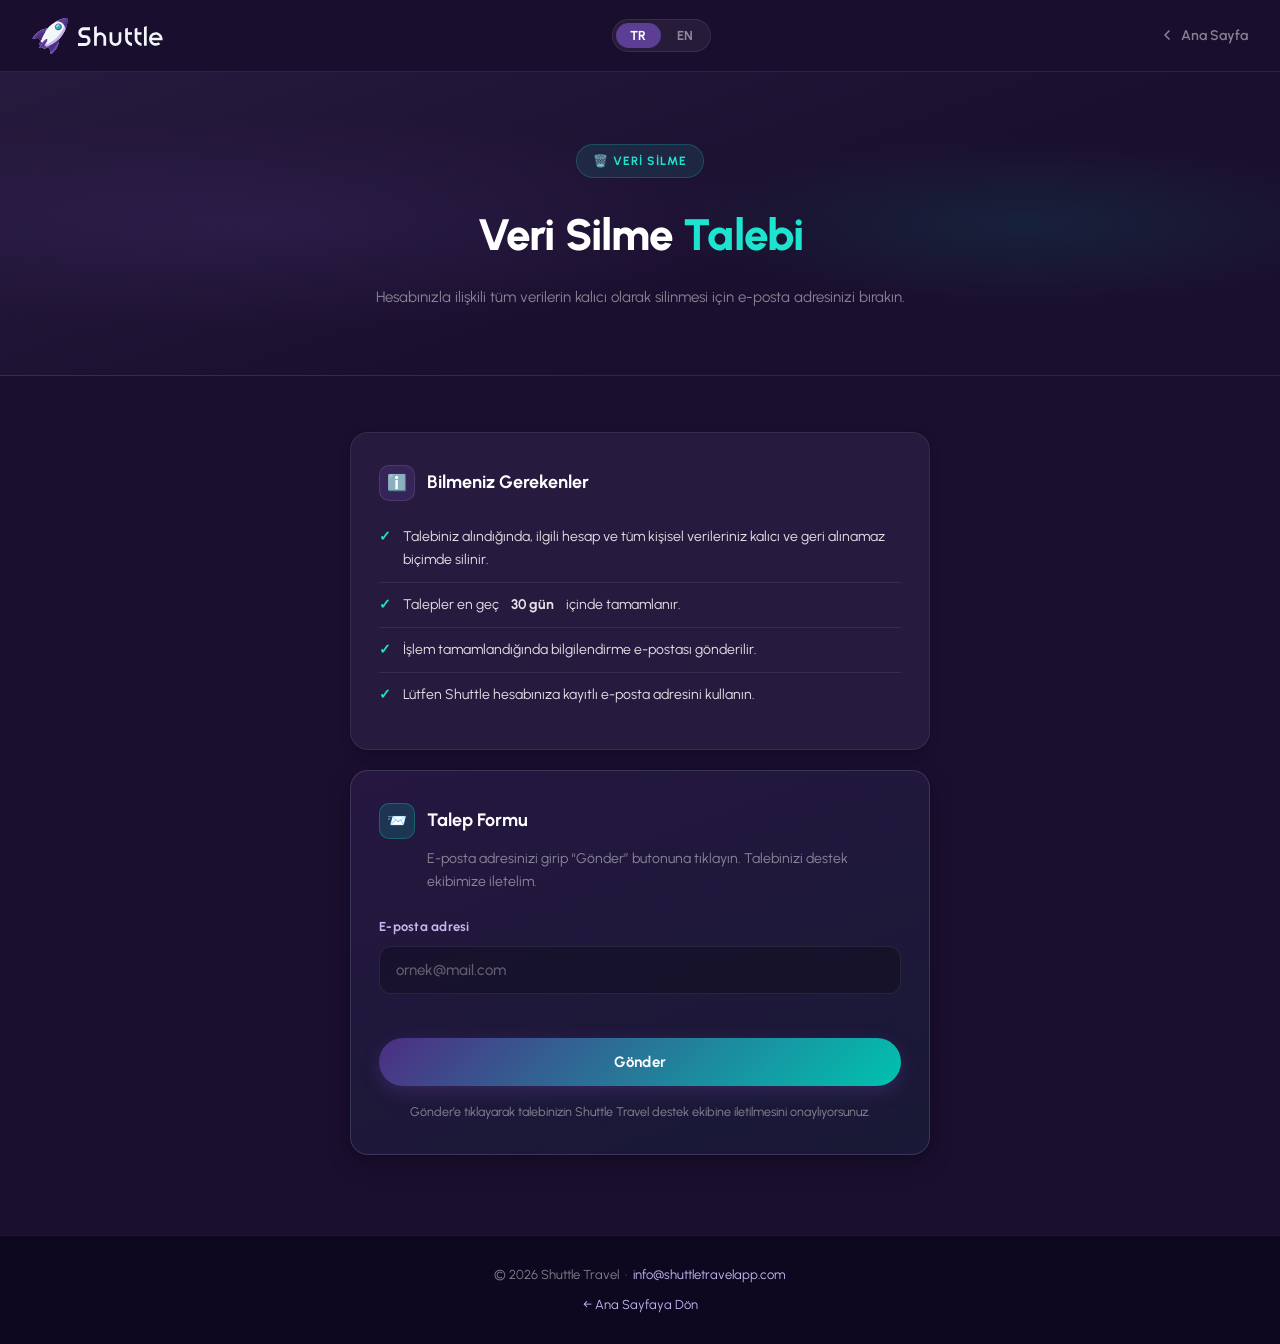
<file: data_deletion_request/index.html>
<!DOCTYPE html>
<html lang="tr" data-theme="dark">
<head>
  <meta charset="UTF-8" />
  <meta name="viewport" content="width=device-width, initial-scale=1.0" />
  <title>Veri Silme Talebi / Data Deletion Request – Shuttle Travel</title>
  <meta name="description" content="Shuttle Travel hesap ve veri silme talep formu. Submit a data deletion request for your Shuttle Travel account." />

  <link rel="preconnect" href="https://fonts.googleapis.com">
  <link rel="preconnect" href="https://fonts.gstatic.com" crossorigin>
  <link href="https://fonts.googleapis.com/css2?family=Urbanist:wght@400;500;600;700;800&display=swap" rel="stylesheet">
  <link rel="canonical" href="https://shuttletravelapp.com/data_deletion_request" />
  <link rel="icon" type="image/svg+xml" href="/assets/shuttle_icon.svg">

  <style>
    :root {
      --p-900: #1a0f2e;
      --p-800: #211832;
      --p-700: #362656;
      --p-600: #4d2e83;
      --p-500: #5c3e94;
      --p-400: #6e51a9;
      --p-300: #c4b6ec;
      --p-200: #e3dcf5;
      --t-500: #00c2af;
      --t-400: #1ee3cf;
      --t-300: #b7f8ed;

      --page-bg:   #1a0f2e;
      --surface-2: #261a3e;
      --border:    rgba(255,255,255,0.08);
      --text:      rgba(255,255,255,0.88);
      --text-muted:rgba(255,255,255,0.48);
      --accent:    var(--t-400);
      --danger:    #ff6b6b;
      --success:   #1ee3cf;

      --radius-sm: 10px;
      --radius:    18px;
      --shadow-sm: 0 1px 2px rgba(0,0,0,0.20), 0 4px 12px rgba(0,0,0,0.14);
      --shadow-md: 0 8px 24px rgba(0,0,0,0.22), 0 2px 4px rgba(0,0,0,0.16);
    }

    * { box-sizing: border-box; margin: 0; padding: 0; }

    body {
      font-family: 'Urbanist', -apple-system, BlinkMacSystemFont, sans-serif;
      background: var(--page-bg);
      color: var(--text);
      line-height: 1.7;
      font-size: 15px;
      min-height: 100vh;
      display: flex;
      flex-direction: column;
    }

    /* ── Top bar ── */
    .top-bar {
      position: sticky;
      top: 0;
      z-index: 100;
      display: flex;
      align-items: center;
      justify-content: space-between;
      padding: 0 32px;
      height: 72px;
      background: rgba(26,15,46,0.85);
      backdrop-filter: blur(16px);
      -webkit-backdrop-filter: blur(16px);
      border-bottom: 1px solid var(--border);
    }

    .nav-brand {
      display: flex;
      align-items: center;
      gap: 10px;
      text-decoration: none;
    }
    .brand-icon { width: 36px; height: 36px; }
    .brand-text { height: 20px; }

    .back-link {
      display: inline-flex;
      align-items: center;
      gap: 6px;
      color: var(--text-muted);
      text-decoration: none;
      font-size: 14px;
      font-weight: 600;
      transition: color 0.2s;
    }
    .back-link:hover { color: var(--accent); }
    .back-link svg { width: 16px; height: 16px; }

    .lang-toggle {
      display: flex;
      align-items: center;
      background: rgba(255,255,255,0.06);
      border: 1px solid var(--border);
      border-radius: 100px;
      padding: 3px;
      gap: 2px;
    }
    .lang-toggle button {
      background: none;
      border: none;
      color: var(--text-muted);
      font-family: inherit;
      font-size: 13px;
      font-weight: 700;
      padding: 5px 14px;
      border-radius: 100px;
      cursor: pointer;
      transition: background 0.2s, color 0.2s;
      letter-spacing: 0.03em;
    }
    .lang-toggle button.on {
      background: var(--p-500);
      color: #fff;
    }

    /* ── Page header ── */
    .page-header {
      padding: 72px 24px 64px;
      text-align: center;
      background: linear-gradient(160deg, #261a3e 0%, #1a0f2e 60%);
      border-bottom: 1px solid var(--border);
      position: relative;
      overflow: hidden;
    }
    .page-header::before {
      content: '';
      position: absolute;
      inset: 0;
      background:
        radial-gradient(ellipse 60% 50% at 20% 50%, rgba(92,62,148,0.18) 0%, transparent 70%),
        radial-gradient(ellipse 40% 40% at 80% 50%, rgba(0,194,175,0.10) 0%, transparent 70%);
      pointer-events: none;
    }
    .page-header .eyebrow {
      display: inline-flex;
      align-items: center;
      gap: 8px;
      background: rgba(30,227,207,0.1);
      border: 1px solid rgba(30,227,207,0.2);
      border-radius: 100px;
      padding: 6px 16px;
      font-size: 12px;
      font-weight: 700;
      letter-spacing: 0.08em;
      text-transform: uppercase;
      color: var(--t-400);
      margin-bottom: 20px;
      position: relative;
    }
    .page-header h1 {
      font-size: clamp(28px, 5vw, 44px);
      font-weight: 800;
      letter-spacing: -0.02em;
      color: #fff;
      margin-bottom: 12px;
      position: relative;
    }
    .page-header h1 span { color: var(--t-400); }
    .page-header .subtitle {
      font-size: 15px;
      color: var(--text-muted);
      max-width: 560px;
      margin: 0 auto;
      position: relative;
    }

    /* ── Main content ── */
    main {
      flex: 1;
      max-width: 620px;
      width: 100%;
      margin: 0 auto;
      padding: 56px 20px 80px;
    }

    /* ── Cards ── */
    .card {
      background: var(--surface-2);
      border: 1px solid var(--border);
      border-radius: var(--radius);
      padding: 32px 28px;
      margin-bottom: 20px;
      box-shadow: var(--shadow-sm);
    }
    .card h2 {
      font-size: 18px;
      font-weight: 700;
      color: #fff;
      margin-bottom: 14px;
      display: flex;
      align-items: center;
      gap: 12px;
    }
    .card h2 .icon {
      width: 36px;
      height: 36px;
      background: rgba(92,62,148,0.3);
      border: 1px solid rgba(196,182,236,0.15);
      border-radius: var(--radius-sm);
      display: flex;
      align-items: center;
      justify-content: center;
      font-size: 16px;
      flex-shrink: 0;
    }
    .card p { color: var(--text); margin-bottom: 10px; }
    .card p:last-child { margin-bottom: 0; }
    .card a { color: var(--t-400); text-decoration: none; }
    .card a:hover { text-decoration: underline; }

    .info-list {
      list-style: none;
      padding: 0;
      margin-top: 8px;
    }
    .info-list li {
      display: flex;
      gap: 12px;
      padding: 10px 0;
      border-bottom: 1px solid var(--border);
      font-size: 14px;
      color: var(--text);
    }
    .info-list li:last-child { border-bottom: none; }
    .info-list li::before {
      content: '✓';
      color: var(--t-400);
      font-weight: 800;
      flex-shrink: 0;
    }

    /* ── Form ── */
    .form-card {
      background: linear-gradient(160deg, rgba(92,62,148,0.18) 0%, rgba(0,194,175,0.06) 100%);
      border: 1px solid rgba(196,182,236,0.18);
      border-radius: var(--radius);
      padding: 32px 28px;
      box-shadow: var(--shadow-md);
    }
    .form-card h2 {
      font-size: 18px;
      font-weight: 700;
      color: #fff;
      margin-bottom: 8px;
      display: flex;
      align-items: center;
      gap: 12px;
    }
    .form-card h2 .icon {
      width: 36px;
      height: 36px;
      background: rgba(0,194,175,0.18);
      border: 1px solid rgba(30,227,207,0.25);
      border-radius: var(--radius-sm);
      display: flex;
      align-items: center;
      justify-content: center;
      font-size: 16px;
      flex-shrink: 0;
    }
    .form-card .form-lede {
      color: var(--text-muted);
      font-size: 14px;
      margin-bottom: 22px;
      margin-left: 48px;
    }

    .field {
      display: flex;
      flex-direction: column;
      gap: 8px;
      margin-bottom: 18px;
    }
    .field label {
      font-size: 13px;
      font-weight: 700;
      color: var(--p-300);
      letter-spacing: 0.02em;
    }
    .field input[type="email"] {
      width: 100%;
      background: rgba(0,0,0,0.25);
      border: 1.5px solid var(--border);
      border-radius: 12px;
      padding: 14px 16px;
      color: #fff;
      font-family: inherit;
      font-size: 15px;
      font-weight: 500;
      transition: border-color 0.2s, background 0.2s;
      outline: none;
    }
    .field input[type="email"]::placeholder {
      color: rgba(255,255,255,0.32);
    }
    .field input[type="email"]:focus {
      border-color: var(--t-400);
      background: rgba(0,0,0,0.35);
    }
    .field input[type="email"].invalid {
      border-color: var(--danger);
    }

    .field-msg {
      font-size: 13px;
      color: var(--danger);
      min-height: 18px;
      font-weight: 600;
    }

    .submit-btn {
      width: 100%;
      background: linear-gradient(135deg, var(--p-600) 0%, var(--t-500) 100%);
      border: none;
      color: #fff;
      font-family: inherit;
      font-size: 15px;
      font-weight: 700;
      padding: 15px 20px;
      border-radius: 100px;
      cursor: pointer;
      transition: transform 0.15s, box-shadow 0.2s, opacity 0.2s;
      box-shadow: 0 6px 18px rgba(92,62,148,0.35);
      letter-spacing: 0.01em;
      display: inline-flex;
      align-items: center;
      justify-content: center;
      gap: 10px;
    }
    .submit-btn:hover:not(:disabled) {
      transform: translateY(-1px);
      box-shadow: 0 10px 26px rgba(92,62,148,0.45);
    }
    .submit-btn:active:not(:disabled) { transform: translateY(0); }
    .submit-btn:disabled {
      opacity: 0.6;
      cursor: not-allowed;
    }

    .spinner {
      width: 16px;
      height: 16px;
      border: 2px solid rgba(255,255,255,0.35);
      border-top-color: #fff;
      border-radius: 50%;
      animation: spin 0.7s linear infinite;
      display: none;
    }
    .submit-btn.loading .spinner { display: inline-block; }
    .submit-btn.loading .btn-label { opacity: 0.85; }
    @keyframes spin { to { transform: rotate(360deg); } }

    .form-note {
      margin-top: 16px;
      font-size: 12.5px;
      color: var(--text-muted);
      text-align: center;
      line-height: 1.55;
    }

    /* ── Status states (success / error) ── */
    .status {
      display: none;
      margin-top: 18px;
      padding: 14px 18px;
      border-radius: 12px;
      font-size: 14px;
      font-weight: 600;
      align-items: flex-start;
      gap: 10px;
    }
    .status.show { display: flex; }
    .status.success {
      background: rgba(30,227,207,0.10);
      border: 1px solid rgba(30,227,207,0.30);
      color: var(--t-400);
    }
    .status.error {
      background: rgba(255,107,107,0.10);
      border: 1px solid rgba(255,107,107,0.30);
      color: var(--danger);
    }
    .status .icon { flex-shrink: 0; font-size: 16px; line-height: 1.4; }

    /* ── Page footer ── */
    .page-footer {
      text-align: center;
      color: var(--text-muted);
      font-size: 13px;
      padding: 28px 24px;
      border-top: 1px solid var(--border);
      background: #0d0820;
    }
    .page-footer a { color: var(--p-300); text-decoration: none; }
    .page-footer a:hover { color: var(--t-400); }

    .section-block { display: none; }
    .section-block.visible { display: block; }

    @media (max-width: 600px) {
      .top-bar { padding: 0 16px; }
      .page-header { padding: 56px 16px 48px; }
      .card, .form-card { padding: 22px 18px; }
      .form-card .form-lede { margin-left: 0; }
      .back-link span { display: none; }
      main { padding: 40px 16px 60px; }
    }
  </style>
</head>
<body>

<!-- TOP BAR -->
<header class="top-bar">
  <a href="/" class="nav-brand">
    <img class="brand-icon" src="/assets/shuttle_icon.svg" alt="">
    <img class="brand-text" src="/assets/shuttle_white_text.svg" alt="Shuttle">
  </a>

  <div class="lang-toggle">
    <button class="on" id="btn-tr" onclick="switchLang('tr')">TR</button>
    <button id="btn-en" onclick="switchLang('en')">EN</button>
  </div>

  <a href="/" class="back-link" id="back-link">
    <svg viewBox="0 0 24 24" fill="none" stroke="currentColor" stroke-width="2.5" stroke-linecap="round" stroke-linejoin="round">
      <polyline points="15 18 9 12 15 6"/>
    </svg>
    <span id="back-text">Ana Sayfa</span>
  </a>
</header>

<!-- PAGE HEADER -->
<div class="page-header">
  <div class="eyebrow" id="header-eyebrow">🗑️ Veri Silme</div>
  <h1 id="header-title">Veri Silme <span>Talebi</span></h1>
  <div class="subtitle" id="header-subtitle">Hesabınızla ilişkili tüm verilerin kalıcı olarak silinmesi için e-posta adresinizi bırakın.</div>
</div>

<main>

  <!-- ======================== TURKISH ======================== -->
  <div class="section-block visible" id="section-tr">

    <!-- Info card -->
    <div class="card">
      <h2><span class="icon">ℹ️</span> Bilmeniz Gerekenler</h2>
      <ul class="info-list">
        <li>Talebiniz alındığında, ilgili hesap ve tüm kişisel verileriniz kalıcı ve geri alınamaz biçimde silinir.</li>
        <li>Talepler en geç <strong>30 gün</strong> içinde tamamlanır.</li>
        <li>İşlem tamamlandığında bilgilendirme e-postası gönderilir.</li>
        <li>Lütfen Shuttle hesabınıza kayıtlı e-posta adresini kullanın.</li>
      </ul>
    </div>

    <!-- Form card -->
    <div class="form-card">
      <h2><span class="icon">📨</span> Talep Formu</h2>
      <p class="form-lede">E-posta adresinizi girip “Gönder” butonuna tıklayın. Talebinizi destek ekibimize iletelim.</p>

      <form id="deletion-form" novalidate>
        <div class="field">
          <label for="email-input">E-posta adresi</label>
          <input type="email" id="email-input" placeholder="ornek@mail.com" autocomplete="email" required>
          <div class="field-msg" id="field-msg"></div>
        </div>

        <button type="submit" class="submit-btn" id="submit-btn">
          <span class="spinner"></span>
          <span class="btn-label" id="btn-label">Gönder</span>
        </button>

        <div class="status" id="status-box">
          <span class="icon" id="status-icon"></span>
          <span id="status-text"></span>
        </div>

        <p class="form-note" id="form-note">
          Gönder’e tıklayarak talebinizin Shuttle Travel destek ekibine iletilmesini onaylıyorsunuz.
        </p>
      </form>
    </div>

  </div>
  <!-- ======================== /TURKISH ======================== -->

  <!-- ======================== ENGLISH ======================== -->
  <div class="section-block" id="section-en">

    <div class="card">
      <h2><span class="icon">ℹ️</span> What You Should Know</h2>
      <ul class="info-list">
        <li>Once we receive your request, your account and all associated personal data will be permanently and irreversibly deleted.</li>
        <li>Requests are completed within <strong>30 days</strong> at the latest.</li>
        <li>You will receive a confirmation email once the process is complete.</li>
        <li>Please use the email address registered with your Shuttle account.</li>
      </ul>
    </div>

    <div class="form-card">
      <h2><span class="icon">📨</span> Request Form</h2>
      <p class="form-lede">Enter your email and click “Send”. We'll forward your request to our support team.</p>

      <form id="deletion-form-en" novalidate>
        <div class="field">
          <label for="email-input-en">Email address</label>
          <input type="email" id="email-input-en" placeholder="you@example.com" autocomplete="email" required>
          <div class="field-msg" id="field-msg-en"></div>
        </div>

        <button type="submit" class="submit-btn" id="submit-btn-en">
          <span class="spinner"></span>
          <span class="btn-label" id="btn-label-en">Send</span>
        </button>

        <div class="status" id="status-box-en">
          <span class="icon" id="status-icon-en"></span>
          <span id="status-text-en"></span>
        </div>

        <p class="form-note" id="form-note-en">
          By clicking Send, you authorize us to forward your request to the Shuttle Travel support team.
        </p>
      </form>
    </div>

  </div>
  <!-- ======================== /ENGLISH ======================== -->

</main>

<footer class="page-footer">
  <p>&copy; 2026 Shuttle Travel &nbsp;·&nbsp; <a href="mailto:info@shuttletravelapp.com">info@shuttletravelapp.com</a></p>
  <p style="margin-top:8px;"><a href="/" id="footer-back">← Ana Sayfaya Dön</a></p>
</footer>

<script>
  const strings = {
    tr: {
      eyebrow:    '🗑️ Veri Silme',
      title:      'Veri Silme <span>Talebi</span>',
      subtitle:   'Hesabınızla ilişkili tüm verilerin kalıcı olarak silinmesi için e-posta adresinizi bırakın.',
      back:       'Ana Sayfa',
      footerBack: '← Ana Sayfaya Dön',
      emailEmpty: 'Lütfen e-posta adresinizi girin.',
      emailInvalid: 'Geçerli bir e-posta adresi girin.',
      success: 'Talebiniz alındı. En kısa sürede dönüş yapacağız.',
      error: 'Bir hata oluştu. Lütfen daha sonra tekrar deneyin.',
      network: 'Bağlantı hatası. Lütfen internetinizi kontrol edip tekrar deneyin.'
    },
    en: {
      eyebrow:    '🗑️ Data Deletion',
      title:      'Data Deletion <span>Request</span>',
      subtitle:   'Leave your email to permanently delete all data associated with your account.',
      back:       'Home',
      footerBack: '← Back to Home',
      emailEmpty: 'Please enter your email address.',
      emailInvalid: 'Please enter a valid email address.',
      success: 'Your request has been received. We will get back to you shortly.',
      error: 'Something went wrong. Please try again later.',
      network: 'Connection error. Please check your internet and try again.'
    }
  };

  const API_URL = 'https://api.shuttletravelapp.com/exapi/support_ticket';
  const EMAIL_RE = /^[^\s@]+@[^\s@]+\.[^\s@]{2,}$/;

  const urlLang = new URLSearchParams(location.search).get('lang');
  let currentLang = (urlLang === 'tr' || urlLang === 'en') ? urlLang
    : (localStorage.getItem('shuttle_lang')
      || ((navigator.language || '').toLowerCase().startsWith('tr') ? 'tr' : 'en'));

  function switchLang(lang) {
    currentLang = lang;
    localStorage.setItem('shuttle_lang', lang);

    document.getElementById('section-tr').classList.toggle('visible', lang === 'tr');
    document.getElementById('section-en').classList.toggle('visible', lang === 'en');
    document.getElementById('btn-tr').classList.toggle('on', lang === 'tr');
    document.getElementById('btn-en').classList.toggle('on', lang === 'en');
    document.documentElement.lang = lang;

    const s = strings[lang];
    document.getElementById('header-eyebrow').textContent = s.eyebrow;
    document.getElementById('header-title').innerHTML = s.title;
    document.getElementById('header-subtitle').textContent = s.subtitle;
    document.getElementById('back-text').textContent = s.back;
    document.getElementById('footer-back').textContent = s.footerBack;
  }

  function bindForm(suffix) {
    const sfx = suffix ? '-' + suffix : '';
    const form     = document.getElementById('deletion-form' + sfx);
    const input    = document.getElementById('email-input' + sfx);
    const fieldMsg = document.getElementById('field-msg' + sfx);
    const btn      = document.getElementById('submit-btn' + sfx);
    const btnLabel = document.getElementById('btn-label' + sfx);
    const status   = document.getElementById('status-box' + sfx);
    const statusIc = document.getElementById('status-icon' + sfx);
    const statusTx = document.getElementById('status-text' + sfx);

    const lang = suffix === 'en' ? 'en' : 'tr';

    function clearStatus() {
      status.classList.remove('show', 'success', 'error');
      statusIc.textContent = '';
      statusTx.textContent = '';
    }
    function showStatus(kind, text) {
      status.classList.remove('success', 'error');
      status.classList.add('show', kind);
      statusIc.textContent = kind === 'success' ? '✓' : '✕';
      statusTx.textContent = text;
    }
    function setInvalid(msg) {
      input.classList.add('invalid');
      fieldMsg.textContent = msg;
    }
    function clearInvalid() {
      input.classList.remove('invalid');
      fieldMsg.textContent = '';
    }

    input.addEventListener('input', () => {
      if (input.classList.contains('invalid')) clearInvalid();
      if (status.classList.contains('show')) clearStatus();
    });

    form.addEventListener('submit', async (e) => {
      e.preventDefault();
      clearStatus();
      const s = strings[lang];
      const email = input.value.trim();

      if (!email) {
        setInvalid(s.emailEmpty);
        input.focus();
        return;
      }
      if (!EMAIL_RE.test(email)) {
        setInvalid(s.emailInvalid);
        input.focus();
        return;
      }
      clearInvalid();

      btn.classList.add('loading');
      btn.disabled = true;
      const originalLabel = btnLabel.textContent;

      try {
        const res = await fetch(API_URL, {
          method: 'POST',
          headers: { 'Content-Type': 'application/json', 'Accept': 'application/json' },
          body: JSON.stringify({
            category: 'Account Delete Request',
            description: email
          })
        });

        if (res.ok) {
          showStatus('success', s.success);
          form.reset();
        } else {
          showStatus('error', s.error);
        }
      } catch (err) {
        showStatus('error', s.network);
      } finally {
        btn.classList.remove('loading');
        btn.disabled = false;
        btnLabel.textContent = originalLabel;
      }
    });
  }

  bindForm('');
  bindForm('en');
  switchLang(currentLang);
</script>

</body>
</html>
</file>
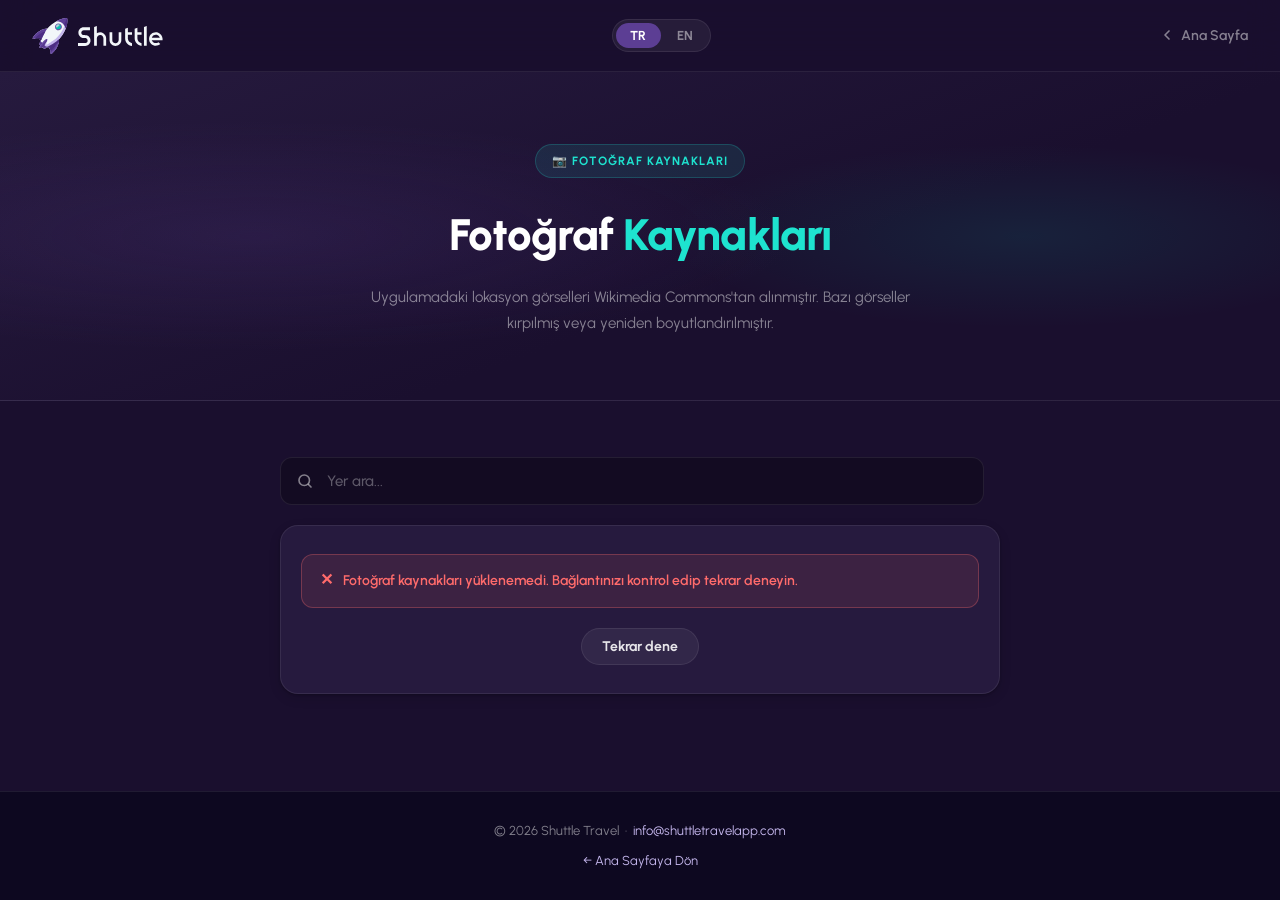
<file: photo_references/index.html>
<!DOCTYPE html>
<html lang="tr" data-theme="dark">
<head>
  <meta charset="UTF-8" />
  <meta name="viewport" content="width=device-width, initial-scale=1.0" />
  <title>Fotoğraf Kaynakları / Photo Credits – Shuttle Travel</title>
  <meta name="description" content="Shuttle Travel uygulamasındaki lokasyon görsellerinin fotoğrafçı, lisans ve kaynak bilgileri. Photographer, license and source credits for location images in the Shuttle Travel app." />
  <link rel="canonical" href="https://shuttletravelapp.com/photo_references" />

  <link rel="preconnect" href="https://fonts.googleapis.com">
  <link rel="preconnect" href="https://fonts.gstatic.com" crossorigin>
  <link href="https://fonts.googleapis.com/css2?family=Urbanist:wght@400;500;600;700;800&display=swap" rel="stylesheet">
  <link rel="icon" type="image/svg+xml" href="/assets/shuttle_icon.svg">

  <style>
    :root {
      --p-900: #1a0f2e;
      --p-800: #211832;
      --p-700: #362656;
      --p-600: #4d2e83;
      --p-500: #5c3e94;
      --p-400: #6e51a9;
      --p-300: #c4b6ec;
      --p-200: #e3dcf5;
      --t-500: #00c2af;
      --t-400: #1ee3cf;
      --t-300: #b7f8ed;

      --page-bg:   #1a0f2e;
      --surface-2: #261a3e;
      --border:    rgba(255,255,255,0.08);
      --text:      rgba(255,255,255,0.88);
      --text-muted:rgba(255,255,255,0.48);
      --accent:    var(--t-400);
      --danger:    #ff6b6b;
      --success:   #1ee3cf;

      --radius-sm: 10px;
      --radius:    18px;
      --shadow-sm: 0 1px 2px rgba(0,0,0,0.20), 0 4px 12px rgba(0,0,0,0.14);
      --shadow-md: 0 8px 24px rgba(0,0,0,0.22), 0 2px 4px rgba(0,0,0,0.16);
    }

    * { box-sizing: border-box; margin: 0; padding: 0; }

    body {
      font-family: 'Urbanist', -apple-system, BlinkMacSystemFont, sans-serif;
      background: var(--page-bg);
      color: var(--text);
      line-height: 1.7;
      font-size: 15px;
      min-height: 100vh;
      display: flex;
      flex-direction: column;
    }

    :focus-visible {
      outline: 2px solid var(--t-400);
      outline-offset: 2px;
    }

    /* ── Top bar ── */
    .top-bar {
      position: sticky;
      top: 0;
      z-index: 100;
      display: flex;
      align-items: center;
      justify-content: space-between;
      padding: 0 32px;
      height: 72px;
      background: rgba(26,15,46,0.85);
      backdrop-filter: blur(16px);
      -webkit-backdrop-filter: blur(16px);
      border-bottom: 1px solid var(--border);
    }

    .nav-brand {
      display: flex;
      align-items: center;
      gap: 10px;
      text-decoration: none;
    }
    .brand-icon { width: 36px; height: 36px; }
    .brand-text { height: 20px; }

    .back-link {
      display: inline-flex;
      align-items: center;
      gap: 6px;
      color: var(--text-muted);
      text-decoration: none;
      font-size: 14px;
      font-weight: 600;
      transition: color 0.2s;
    }
    .back-link:hover { color: var(--accent); }
    .back-link svg { width: 16px; height: 16px; }

    .lang-toggle {
      display: flex;
      align-items: center;
      background: rgba(255,255,255,0.06);
      border: 1px solid var(--border);
      border-radius: 100px;
      padding: 3px;
      gap: 2px;
    }
    .lang-toggle button {
      background: none;
      border: none;
      color: var(--text-muted);
      font-family: inherit;
      font-size: 13px;
      font-weight: 700;
      padding: 5px 14px;
      border-radius: 100px;
      cursor: pointer;
      transition: background 0.2s, color 0.2s;
      letter-spacing: 0.03em;
    }
    .lang-toggle button.on {
      background: var(--p-500);
      color: #fff;
    }

    /* ── Page header ── */
    .page-header {
      padding: 72px 24px 64px;
      text-align: center;
      background: linear-gradient(160deg, #261a3e 0%, #1a0f2e 60%);
      border-bottom: 1px solid var(--border);
      position: relative;
      overflow: hidden;
    }
    .page-header::before {
      content: '';
      position: absolute;
      inset: 0;
      background:
        radial-gradient(ellipse 60% 50% at 20% 50%, rgba(92,62,148,0.18) 0%, transparent 70%),
        radial-gradient(ellipse 40% 40% at 80% 50%, rgba(0,194,175,0.10) 0%, transparent 70%);
      pointer-events: none;
    }
    .page-header .eyebrow {
      display: inline-flex;
      align-items: center;
      gap: 8px;
      background: rgba(30,227,207,0.1);
      border: 1px solid rgba(30,227,207,0.2);
      border-radius: 100px;
      padding: 6px 16px;
      font-size: 12px;
      font-weight: 700;
      letter-spacing: 0.08em;
      text-transform: uppercase;
      color: var(--t-400);
      margin-bottom: 20px;
      position: relative;
    }
    .page-header h1 {
      font-size: clamp(28px, 5vw, 44px);
      font-weight: 800;
      letter-spacing: -0.02em;
      color: #fff;
      margin-bottom: 12px;
      position: relative;
    }
    .page-header h1 span { color: var(--t-400); }
    .page-header .subtitle {
      font-size: 15px;
      color: var(--text-muted);
      max-width: 560px;
      margin: 0 auto;
      position: relative;
    }

    /* ── Main content ── */
    main {
      flex: 1;
      max-width: 760px;
      width: 100%;
      margin: 0 auto;
      padding: 56px 20px 80px;
    }

    /* ── Search ── */
    .search-row {
      display: flex;
      align-items: center;
      gap: 16px;
      margin-bottom: 20px;
      scroll-margin-top: 96px;
    }
    .search-box {
      position: relative;
      flex: 1;
    }
    .search-box svg {
      position: absolute;
      left: 16px;
      top: 50%;
      width: 18px;
      height: 18px;
      transform: translateY(-50%);
      color: var(--text-muted);
      pointer-events: none;
    }
    .search-box input {
      width: 100%;
      background: rgba(0,0,0,0.25);
      border: 1.5px solid var(--border);
      border-radius: 12px;
      padding: 14px 16px 14px 46px;
      color: #fff;
      font-family: inherit;
      font-size: 15px;
      font-weight: 500;
      transition: border-color 0.2s, background 0.2s;
      outline: none;
      -webkit-appearance: none;
      appearance: none;
    }
    .search-box input::placeholder { color: rgba(255,255,255,0.32); }
    .search-box input:focus {
      border-color: var(--t-400);
      background: rgba(0,0,0,0.35);
    }
    .search-box input::-webkit-search-cancel-button { filter: invert(1) opacity(0.5); }

    .result-count {
      font-size: 13px;
      font-weight: 700;
      color: var(--p-300);
      white-space: nowrap;
      font-variant-numeric: tabular-nums;
    }

    /* ── Credits list ── */
    .card {
      background: var(--surface-2);
      border: 1px solid var(--border);
      border-radius: var(--radius);
      box-shadow: var(--shadow-sm);
      overflow: hidden;
    }

    .credit-list {
      list-style: none;
      transition: opacity 0.2s;
    }
    .credit-list[aria-busy="true"] { opacity: 0.5; }

    .credit {
      display: flex;
      align-items: center;
      gap: 16px;
      padding: 14px 20px;
      border-bottom: 1px solid var(--border);
    }
    .credit:last-child { border-bottom: none; }

    .thumb {
      width: 56px;
      height: 56px;
      flex-shrink: 0;
      border-radius: var(--radius-sm);
      object-fit: cover;
      background: linear-gradient(135deg, var(--p-600) 0%, var(--t-500) 100%);
      border: 1px solid var(--border);
    }

    .credit-body { min-width: 0; flex: 1; }

    .credit-title {
      display: flex;
      align-items: center;
      flex-wrap: wrap;
      gap: 4px 10px;
      line-height: 1.4;
    }
    .credit-name {
      font-size: 16px;
      font-weight: 700;
      color: #fff;
    }
    .type-pill {
      font-size: 11px;
      font-weight: 700;
      letter-spacing: 0.04em;
      padding: 2px 10px;
      border-radius: 100px;
      background: rgba(92,62,148,0.3);
      border: 1px solid rgba(196,182,236,0.15);
      color: var(--p-300);
    }
    .type-pill.country {
      background: rgba(30,227,207,0.1);
      border-color: rgba(30,227,207,0.2);
      color: var(--t-400);
    }

    .credit-meta {
      margin-top: 4px;
      font-size: 13.5px;
      line-height: 1.5;
      color: var(--text-muted);
      overflow-wrap: anywhere;
    }
    .credit-meta .author { color: var(--text); font-weight: 600; }
    .credit-meta .sep { margin: 0 6px; opacity: 0.6; }
    .credit-meta a {
      color: var(--t-400);
      text-decoration: none;
      font-weight: 600;
    }
    .credit-meta a:hover { text-decoration: underline; }
    .credit-meta a::after { content: '\00a0↗'; font-size: 11px; }

    /* skeleton */
    .credit.skeleton .thumb,
    .credit.skeleton .bar {
      background: rgba(255,255,255,0.06);
      border-color: transparent;
    }
    .credit.skeleton .bar {
      display: block;
      height: 12px;
      border-radius: 6px;
    }
    .credit.skeleton .bar + .bar { margin-top: 10px; }
    .credit.skeleton .thumb,
    .credit.skeleton .bar { animation: pulse 1.4s ease-in-out infinite; }
    @keyframes pulse { 50% { opacity: 0.45; } }

    /* empty / error */
    .state-box {
      padding: 48px 24px;
      text-align: center;
      color: var(--text-muted);
    }
    .state-box .state-text { margin-bottom: 16px; }
    .status {
      display: flex;
      margin: 20px;
      padding: 14px 18px;
      border-radius: 12px;
      font-size: 14px;
      font-weight: 600;
      align-items: flex-start;
      gap: 10px;
      text-align: left;
    }
    .status.error {
      background: rgba(255,107,107,0.10);
      border: 1px solid rgba(255,107,107,0.30);
      color: var(--danger);
    }
    .status .icon { flex-shrink: 0; font-size: 16px; line-height: 1.4; }

    .ghost-btn {
      background: rgba(255,255,255,0.06);
      border: 1px solid var(--border);
      color: var(--text);
      font-family: inherit;
      font-size: 14px;
      font-weight: 700;
      padding: 9px 20px;
      border-radius: 100px;
      cursor: pointer;
      transition: border-color 0.2s, color 0.2s;
    }
    .ghost-btn:hover { border-color: var(--t-400); color: var(--t-400); }

    /* ── Pagination ── */
    .pager {
      margin-top: 28px;
      display: flex;
      flex-direction: column;
      align-items: center;
      gap: 10px;
    }
    .pager[hidden] { display: none; }
    .pager-track {
      display: flex;
      align-items: center;
      gap: 2px;
      background: rgba(255,255,255,0.06);
      border: 1px solid var(--border);
      border-radius: 100px;
      padding: 4px;
      max-width: 100%;
    }
    .pager button {
      display: inline-flex;
      align-items: center;
      justify-content: center;
      gap: 6px;
      min-width: 38px;
      height: 38px;
      padding: 0 12px;
      background: none;
      border: none;
      border-radius: 100px;
      color: var(--text-muted);
      font-family: inherit;
      font-size: 14px;
      font-weight: 700;
      font-variant-numeric: tabular-nums;
      cursor: pointer;
      transition: background 0.2s, color 0.2s;
    }
    .pager button:hover:not(:disabled):not([aria-current]) { color: var(--t-400); }
    .pager button[aria-current="page"] {
      background: var(--p-500);
      color: #fff;
      cursor: default;
    }
    .pager button:disabled { opacity: 0.4; cursor: not-allowed; }
    .pager button svg { width: 16px; height: 16px; }
    .pager .step { padding: 0 16px; }
    .pager .gap {
      min-width: 24px;
      text-align: center;
      color: var(--text-muted);
      user-select: none;
    }
    .pager-info {
      font-size: 13px;
      color: var(--text-muted);
      font-variant-numeric: tabular-nums;
    }

    /* ── Page footer ── */
    .page-footer {
      text-align: center;
      color: var(--text-muted);
      font-size: 13px;
      padding: 28px 24px;
      border-top: 1px solid var(--border);
      background: #0d0820;
    }
    .page-footer a { color: var(--p-300); text-decoration: none; }
    .page-footer a:hover { color: var(--t-400); }

    @media (max-width: 600px) {
      .top-bar { padding: 0 16px; }
      .page-header { padding: 56px 16px 48px; }
      .back-link span { display: none; }
      main { padding: 32px 16px 60px; }
      .search-row { flex-direction: column; align-items: stretch; gap: 8px; }
      .result-count { padding-left: 4px; }
      .credit { padding: 12px 14px; gap: 12px; align-items: flex-start; }
      .thumb { width: 48px; height: 48px; }
      .pager .step { padding: 0; min-width: 38px; }
      .pager .step-label { display: none; }
      .pager button { min-width: 34px; padding: 0 8px; }
    }

    @media (prefers-reduced-motion: reduce) {
      *, *::before, *::after { animation: none !important; transition: none !important; }
    }
  </style>
</head>
<body>

<!-- TOP BAR -->
<header class="top-bar">
  <a href="/" class="nav-brand">
    <img class="brand-icon" src="/assets/shuttle_icon.svg" alt="">
    <img class="brand-text" src="/assets/shuttle_white_text.svg" alt="Shuttle">
  </a>

  <div class="lang-toggle">
    <button class="on" id="btn-tr" onclick="switchLang('tr')">TR</button>
    <button id="btn-en" onclick="switchLang('en')">EN</button>
  </div>

  <a href="/" class="back-link" id="back-link">
    <svg viewBox="0 0 24 24" fill="none" stroke="currentColor" stroke-width="2.5" stroke-linecap="round" stroke-linejoin="round">
      <polyline points="15 18 9 12 15 6"/>
    </svg>
    <span id="back-text">Ana Sayfa</span>
  </a>
</header>

<!-- PAGE HEADER -->
<div class="page-header">
  <div class="eyebrow" id="header-eyebrow">📷 Fotoğraf Kaynakları</div>
  <h1 id="header-title">Fotoğraf <span>Kaynakları</span></h1>
  <div class="subtitle" id="header-subtitle">Uygulamadaki lokasyon görselleri Wikimedia Commons'tan alınmıştır. Bazı görseller kırpılmış veya yeniden boyutlandırılmıştır.</div>
</div>

<main>

  <div class="search-row" id="search-row">
    <label class="search-box">
      <svg viewBox="0 0 24 24" fill="none" stroke="currentColor" stroke-width="2.2" stroke-linecap="round" stroke-linejoin="round" aria-hidden="true">
        <circle cx="11" cy="11" r="7"/><line x1="20" y1="20" x2="16.65" y2="16.65"/>
      </svg>
      <input type="search" id="search-input" placeholder="Yer ara..." autocomplete="off" spellcheck="false" aria-label="Yer ara">
    </label>
    <div class="result-count" id="result-count" aria-live="polite"></div>
  </div>

  <div class="card">
    <ul class="credit-list" id="credit-list" aria-busy="true"></ul>
    <div id="state-box"></div>
  </div>

  <nav class="pager" id="pager" aria-label="Sayfalama" hidden>
    <div class="pager-track" id="pager-track"></div>
    <div class="pager-info" id="pager-info"></div>
  </nav>

</main>

<footer class="page-footer">
  <p>&copy; 2026 Shuttle Travel &nbsp;·&nbsp; <a href="mailto:info@shuttletravelapp.com">info@shuttletravelapp.com</a></p>
  <p style="margin-top:8px;"><a href="/" id="footer-back">← Ana Sayfaya Dön</a></p>
</footer>

<script>
  const strings = {
    tr: {
      docTitle:   'Fotoğraf Kaynakları – Shuttle Travel',
      eyebrow:    '📷 Fotoğraf Kaynakları',
      title:      'Fotoğraf <span>Kaynakları</span>',
      subtitle:   "Uygulamadaki lokasyon görselleri Wikimedia Commons'tan alınmıştır. Bazı görseller kırpılmış veya yeniden boyutlandırılmıştır.",
      back:       'Ana Sayfa',
      footerBack: '← Ana Sayfaya Dön',
      search:     'Yer ara...',
      count:      (n) => n + ' görsel',
      types:      { Country: 'Ülke', State: 'Eyalet', City: 'Şehir' },
      photo:      'Fotoğraf',
      source:     'Wikimedia Commons',
      empty:      (q) => '“' + q + '” için sonuç bulunamadı.',
      emptyAll:   'Henüz listelenecek görsel yok.',
      clear:      'Aramayı temizle',
      error:      'Fotoğraf kaynakları yüklenemedi. Bağlantınızı kontrol edip tekrar deneyin.',
      rateLimit:  'Çok fazla istek gönderildi. Birkaç saniye sonra tekrar deneyin.',
      retry:      'Tekrar dene',
      pagination: 'Sayfalama',
      prev:       'Önceki',
      next:       'Sonraki',
      pageLabel:  (p) => 'Sayfa ' + p,
      pageInfo:   (p, t) => 'Sayfa ' + p + ' / ' + t
    },
    en: {
      docTitle:   'Photo Credits – Shuttle Travel',
      eyebrow:    '📷 Photo Credits',
      title:      'Photo <span>Credits</span>',
      subtitle:   'Location images in the app are sourced from Wikimedia Commons. Some images have been cropped or resized.',
      back:       'Home',
      footerBack: '← Back to Home',
      search:     'Search places...',
      count:      (n) => n + ' images',
      types:      { Country: 'Country', State: 'State', City: 'City' },
      photo:      'Photo',
      source:     'Wikimedia Commons',
      empty:      (q) => 'No results for “' + q + '”.',
      emptyAll:   'No images to list yet.',
      clear:      'Clear search',
      error:      'Photo credits could not be loaded. Check your connection and try again.',
      rateLimit:  'Too many requests. Try again in a few seconds.',
      retry:      'Try again',
      pagination: 'Pagination',
      prev:       'Previous',
      next:       'Next',
      pageLabel:  (p) => 'Page ' + p,
      pageInfo:   (p, t) => 'Page ' + p + ' of ' + t
    }
  };

  const IS_LOCAL = location.protocol === 'file:' || /^(localhost|127\.0\.0\.1)$/.test(location.hostname);
  const API_URL = IS_LOCAL
    ? 'https://test.shuttletravelapp.com/exapi/location/image_credits'
    : 'https://api.shuttletravelapp.com/exapi/location/image_credits';
  const PAGE_SIZE = 50;
  const SEARCH_DELAY = 300;

  const listEl    = document.getElementById('credit-list');
  const stateEl   = document.getElementById('state-box');
  const countEl   = document.getElementById('result-count');
  const searchEl  = document.getElementById('search-input');
  const pagerEl   = document.getElementById('pager');
  const trackEl   = document.getElementById('pager-track');
  const infoEl    = document.getElementById('pager-info');
  const searchRow = document.getElementById('search-row');
  const mobileMq  = window.matchMedia('(max-width: 600px)');
  const reduceMq  = window.matchMedia('(prefers-reduced-motion: reduce)');

  function initialLang() {
    const saved = localStorage.getItem('shuttle_lang');
    if (saved === 'tr' || saved === 'en') return saved;
    return (navigator.language || '').toLowerCase().startsWith('tr') ? 'tr' : 'en';
  }

  function readUrl() {
    const params = new URLSearchParams(location.search);
    const page = parseInt(params.get('page'), 10);
    return {
      page: Number.isFinite(page) && page > 0 ? page : 1,
      search: params.get('search') || ''
    };
  }

  const state = { ...readUrl(), lang: initialLang(), data: null, error: null };
  let controller = null;
  let searchTimer = null;

  function writeUrl(replace) {
    const params = new URLSearchParams();
    if (state.page > 1) params.set('page', state.page);
    if (state.search.trim()) params.set('search', state.search.trim());
    const qs = params.toString();
    const url = location.pathname + (qs ? '?' + qs : '');
    if (url === location.pathname + location.search) return;
    history[replace ? 'replaceState' : 'pushState'](null, '', url);
  }

  async function loadPhotoReferences({ page, search, locale, signal }) {
    const params = new URLSearchParams({ page, page_size: PAGE_SIZE, locale });
    if (search.trim()) params.set('search', search.trim());

    const res = await fetch(`${API_URL}?${params}`, { signal, headers: { 'Accept': 'application/json' } });
    if (res.status === 429) {
      const err = new Error('rate_limit');
      err.rateLimited = true;
      throw err;
    }
    const body = await res.json();
    if (!res.ok || !body.success) throw new Error(body.message || `HTTP ${res.status}`);
    return body.data; // { items, page, page_size, total_count, total_pages, has_next }
  }

  async function load() {
    if (controller) controller.abort();
    controller = new AbortController();
    const { signal } = controller;

    state.error = null;
    listEl.setAttribute('aria-busy', 'true');
    if (!state.data) renderSkeleton();

    try {
      const data = await loadPhotoReferences({
        page: state.page,
        search: state.search,
        locale: state.lang,
        signal
      });
      if (signal.aborted) return;

      // Requested past the last page (e.g. stale shared link): jump to the last one.
      if (!data.items.length && data.total_pages > 0 && state.page > data.total_pages) {
        state.page = data.total_pages;
        writeUrl(true);
        return load();
      }

      state.data = data;
      if (data.page !== state.page) {
        state.page = data.page;
        writeUrl(true);
      }
    } catch (err) {
      if (err.name === 'AbortError') return;
      state.data = null;
      state.error = err.rateLimited ? 'rateLimit' : 'error';
    }
    listEl.setAttribute('aria-busy', 'false');
    render();
  }

  // ── Rendering ──

  function el(tag, className, text) {
    const node = document.createElement(tag);
    if (className) node.className = className;
    if (text != null) node.textContent = text;
    return node;
  }

  function safeUrl(value) {
    return typeof value === 'string' && /^https?:\/\//i.test(value) ? value : null;
  }

  function extLink(href, text) {
    const a = el('a', '', text);
    a.href = href;
    a.target = '_blank';
    a.rel = 'noopener noreferrer';
    return a;
  }

  function renderSkeleton() {
    listEl.replaceChildren();
    stateEl.replaceChildren();
    for (let i = 0; i < 8; i++) {
      const li = el('li', 'credit skeleton');
      li.setAttribute('aria-hidden', 'true');
      const body = el('div', 'credit-body');
      const b1 = el('span', 'bar'); b1.style.width = (30 + (i * 17) % 30) + '%';
      const b2 = el('span', 'bar'); b2.style.width = (55 + (i * 23) % 35) + '%';
      body.append(b1, b2);
      li.append(el('div', 'thumb'), body);
      listEl.appendChild(li);
    }
  }

  function renderItem(item, s) {
    const li = el('li', 'credit');

    const imgSrc = safeUrl(item.image_url);
    const img = el('img', 'thumb');
    img.alt = '';
    img.width = 56;
    img.height = 56;
    img.loading = 'lazy';
    img.decoding = 'async';
    if (imgSrc) {
      img.src = imgSrc;
      img.onerror = () => img.removeAttribute('src');
    }

    const body = el('div', 'credit-body');

    const title = el('div', 'credit-title');
    title.appendChild(el('span', 'credit-name', item.name));
    if (s.types[item.type]) {
      title.appendChild(el('span', 'type-pill' + (item.type === 'Country' ? ' country' : ''), s.types[item.type]));
    }

    const meta = el('div', 'credit-meta');
    const author = el('span', 'author', '📷 ' + (item.author || '—'));
    author.title = s.photo;
    meta.appendChild(author);

    if (item.license) {
      meta.appendChild(el('span', 'sep', '·'));
      const licenseHref = safeUrl(item.license_url);
      meta.appendChild(licenseHref ? extLink(licenseHref, item.license) : el('span', '', item.license));
    }

    const sourceHref = safeUrl(item.source_url);
    if (sourceHref) {
      meta.appendChild(el('span', 'sep', '·'));
      meta.appendChild(extLink(sourceHref, s.source));
    }

    body.append(title, meta);
    li.append(img, body);
    return li;
  }

  function renderStateBox(kind, s) {
    stateEl.replaceChildren();
    if (!kind) return;
    const box = el('div', 'state-box');

    if (kind === 'empty') {
      const q = state.search.trim();
      box.appendChild(el('p', 'state-text', q ? s.empty(q) : s.emptyAll));
      if (q) {
        const btn = el('button', 'ghost-btn', s.clear);
        btn.type = 'button';
        btn.onclick = () => {
          searchEl.value = '';
          setSearch('');
          searchEl.focus();
        };
        box.appendChild(btn);
      }
    } else {
      const status = el('div', 'status error');
      status.setAttribute('role', 'alert');
      status.append(el('span', 'icon', '✕'), el('span', '', s[kind]));
      const btn = el('button', 'ghost-btn', s.retry);
      btn.type = 'button';
      btn.onclick = load;
      box.style.padding = '8px 0 28px';
      box.append(status, btn);
    }
    stateEl.appendChild(box);
  }

  // Page numbers to show: first, last and current ±radius, with null marking a gap.
  // A gap that would hide a single page shows that page instead.
  function pageWindow(current, total, radius) {
    const pages = new Set([1, total]);
    for (let p = current - radius; p <= current + radius; p++) {
      if (p >= 1 && p <= total) pages.add(p);
    }
    const sorted = [...pages].sort((a, b) => a - b);
    const out = [];
    sorted.forEach((p, i) => {
      const prev = sorted[i - 1];
      if (prev != null) {
        if (p - prev === 2) out.push(prev + 1);
        else if (p - prev > 2) out.push(null);
      }
      out.push(p);
    });
    return out;
  }

  function chevron(dir) {
    const ns = 'http://www.w3.org/2000/svg';
    const svg = document.createElementNS(ns, 'svg');
    svg.setAttribute('viewBox', '0 0 24 24');
    svg.setAttribute('fill', 'none');
    svg.setAttribute('stroke', 'currentColor');
    svg.setAttribute('stroke-width', '2.5');
    svg.setAttribute('stroke-linecap', 'round');
    svg.setAttribute('stroke-linejoin', 'round');
    svg.setAttribute('aria-hidden', 'true');
    const line = document.createElementNS(ns, 'polyline');
    line.setAttribute('points', dir === 'prev' ? '15 18 9 12 15 6' : '9 18 15 12 9 6');
    svg.appendChild(line);
    return svg;
  }

  function renderPager(s) {
    const data = state.data;
    trackEl.replaceChildren();
    pagerEl.setAttribute('aria-label', s.pagination);

    if (!data || data.total_pages <= 1) {
      pagerEl.hidden = true;
      return;
    }
    pagerEl.hidden = false;

    const current = data.page;
    const total = data.total_pages;

    const stepBtn = (dir) => {
      const btn = el('button', 'step');
      btn.type = 'button';
      const label = el('span', 'step-label', dir === 'prev' ? s.prev : s.next);
      btn.setAttribute('aria-label', dir === 'prev' ? s.prev : s.next);
      if (dir === 'prev') btn.append(chevron('prev'), label);
      else btn.append(label, chevron('next'));
      const target = dir === 'prev' ? current - 1 : current + 1;
      btn.disabled = dir === 'prev' ? current <= 1 : !data.has_next;
      btn.onclick = () => goToPage(target);
      return btn;
    };

    trackEl.appendChild(stepBtn('prev'));

    pageWindow(current, total, mobileMq.matches ? 0 : 1).forEach((p) => {
      if (p === null) {
        const gap = el('span', 'gap', '…');
        gap.setAttribute('aria-hidden', 'true');
        trackEl.appendChild(gap);
        return;
      }
      const btn = el('button', '', String(p));
      btn.type = 'button';
      btn.setAttribute('aria-label', s.pageLabel(p));
      if (p === current) btn.setAttribute('aria-current', 'page');
      else btn.onclick = () => goToPage(p);
      trackEl.appendChild(btn);
    });

    trackEl.appendChild(stepBtn('next'));
    infoEl.textContent = s.pageInfo(current, total);
  }

  function render() {
    const s = strings[state.lang];
    const data = state.data;
    const nf = new Intl.NumberFormat(state.lang === 'tr' ? 'tr-TR' : 'en-US');

    listEl.replaceChildren();
    if (data) data.items.forEach((item) => listEl.appendChild(renderItem(item, s)));

    countEl.textContent = data ? s.count(nf.format(data.total_count)) : '';
    renderStateBox(state.error || (data && !data.items.length ? 'empty' : null), s);
    renderPager(s);
  }

  // ── Interactions ──

  function goToPage(page) {
    if (!state.data || page < 1 || page > state.data.total_pages || page === state.page) return;
    state.page = page;
    writeUrl(false);
    searchRow.scrollIntoView({ behavior: reduceMq.matches ? 'auto' : 'smooth', block: 'start' });
    load();
  }

  function setSearch(value) {
    clearTimeout(searchTimer);
    if (value.trim() === state.search.trim()) return;
    const isNewSearch = !state.search.trim();
    state.search = value;
    state.page = 1;
    // One history entry per search session, not one per keystroke.
    writeUrl(!isNewSearch);
    load();
  }

  searchEl.addEventListener('input', () => {
    clearTimeout(searchTimer);
    const value = searchEl.value;
    searchTimer = setTimeout(() => setSearch(value), SEARCH_DELAY);
  });

  window.addEventListener('popstate', () => {
    clearTimeout(searchTimer);
    Object.assign(state, readUrl());
    searchEl.value = state.search;
    load();
  });

  mobileMq.addEventListener('change', () => renderPager(strings[state.lang]));

  function switchLang(lang) {
    const changed = lang !== state.lang;
    state.lang = lang;
    localStorage.setItem('shuttle_lang', lang);

    document.getElementById('btn-tr').classList.toggle('on', lang === 'tr');
    document.getElementById('btn-en').classList.toggle('on', lang === 'en');
    document.documentElement.lang = lang;

    const s = strings[lang];
    document.title = s.docTitle;
    document.getElementById('header-eyebrow').textContent = s.eyebrow;
    document.getElementById('header-title').innerHTML = s.title;
    document.getElementById('header-subtitle').textContent = s.subtitle;
    document.getElementById('back-text').textContent = s.back;
    document.getElementById('footer-back').textContent = s.footerBack;
    searchEl.placeholder = s.search;
    searchEl.setAttribute('aria-label', s.search.replace(/\.+$/, ''));

    // Place names are localized by the API, so a language change needs a refetch.
    if (changed) load();
  }

  searchEl.value = state.search;
  switchLang(state.lang);
  load();
</script>

</body>
</html>
</file>
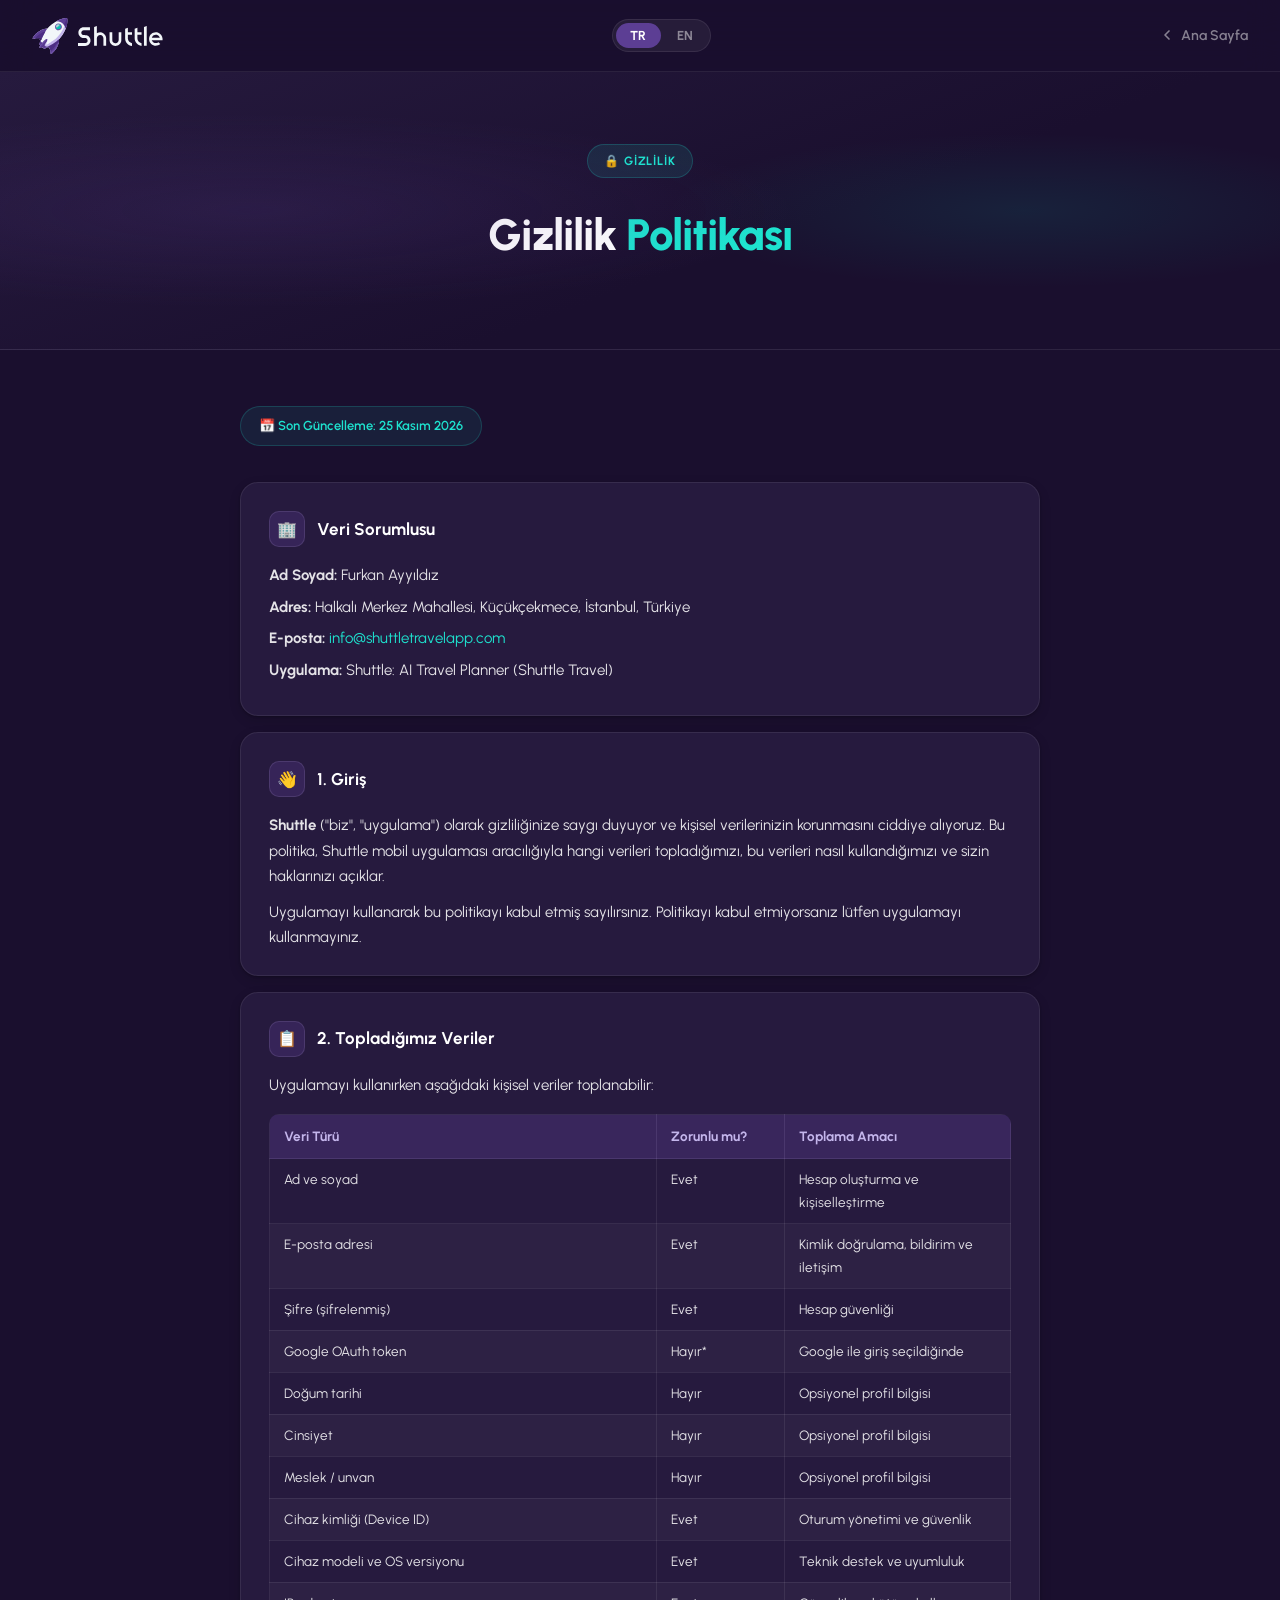
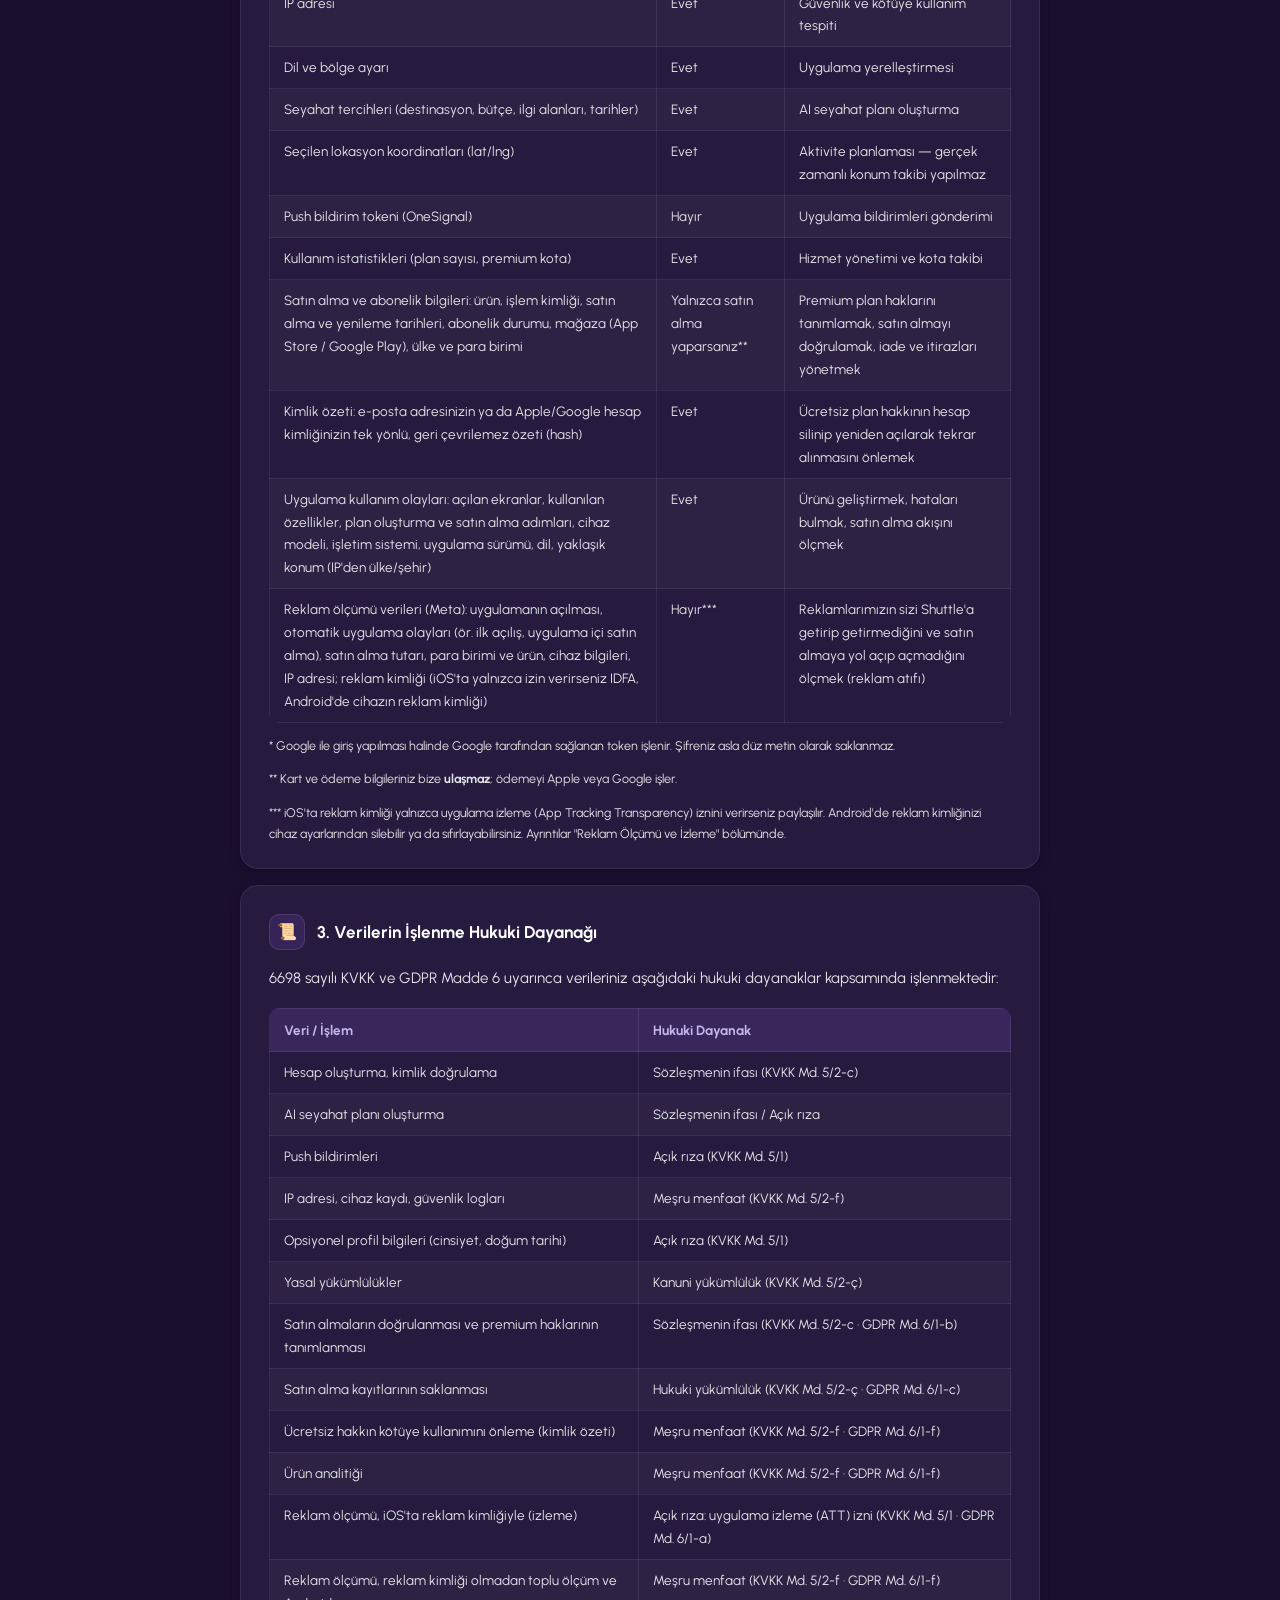
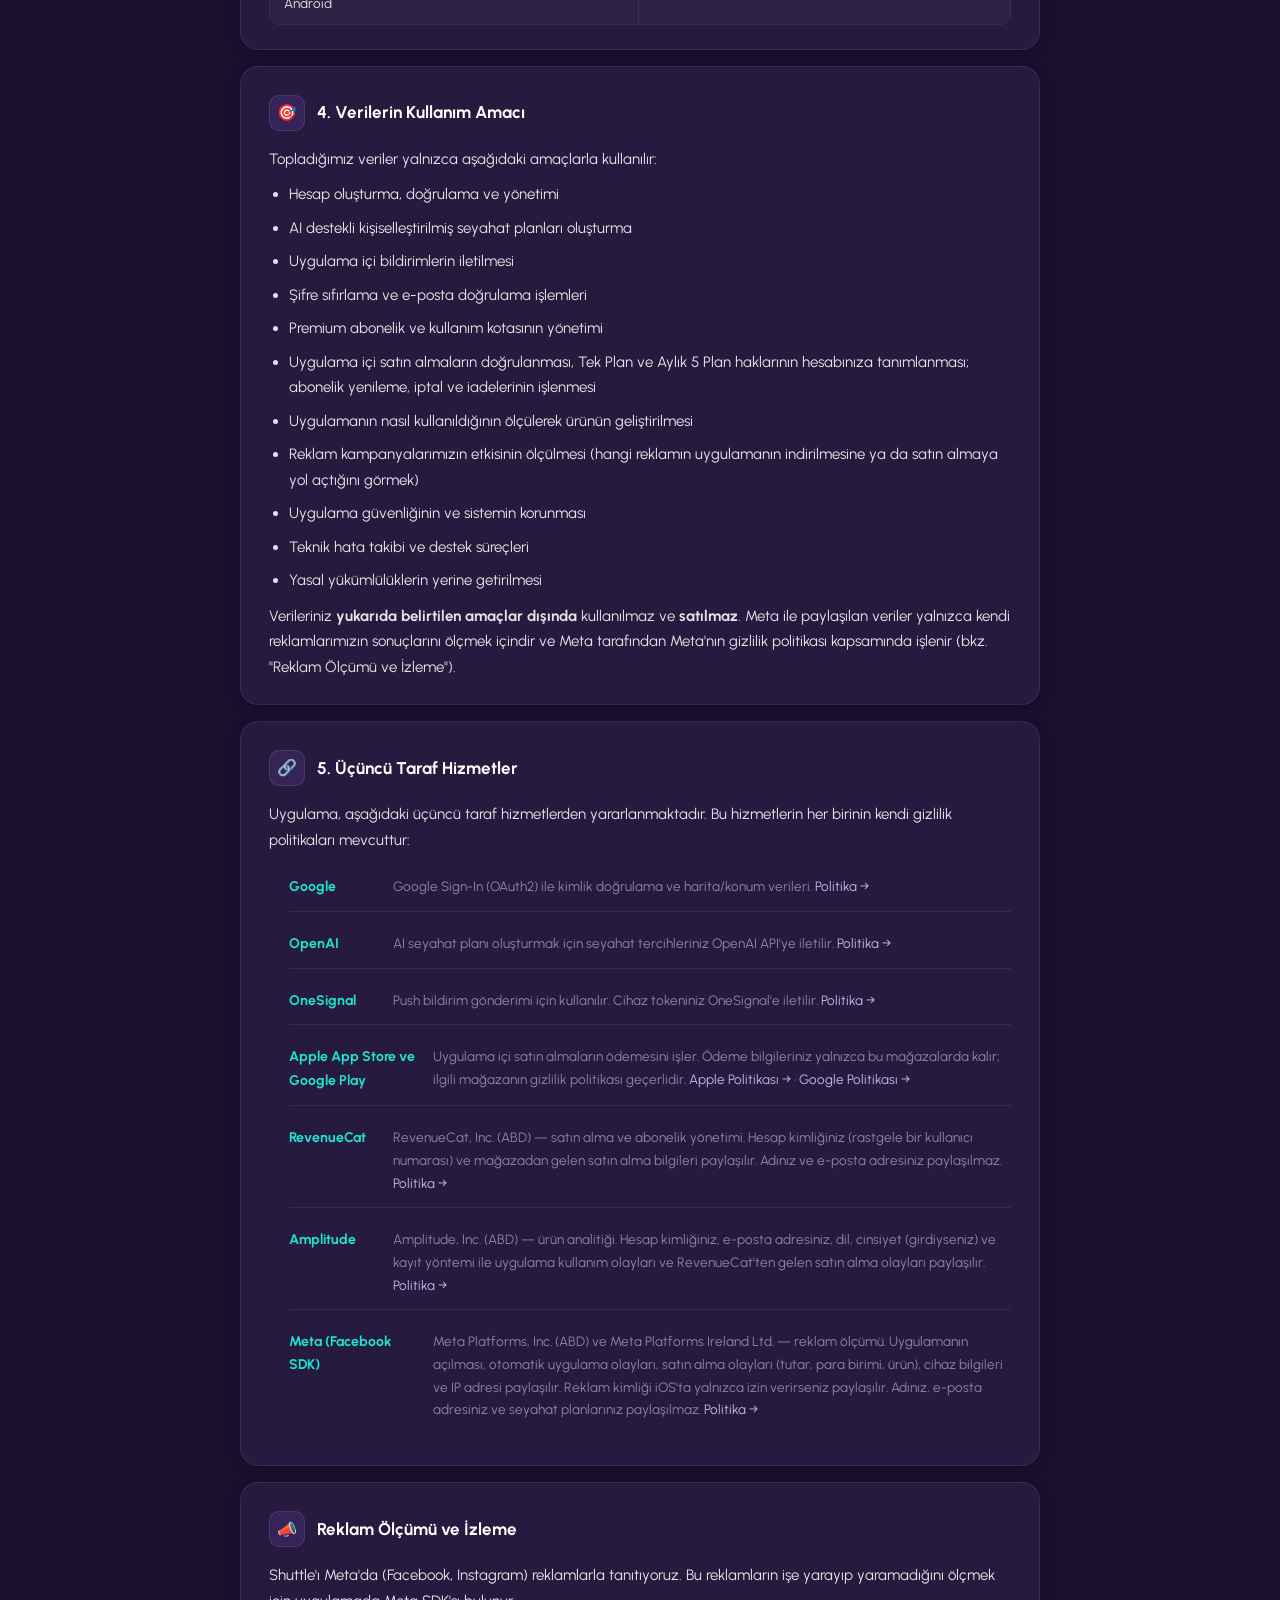
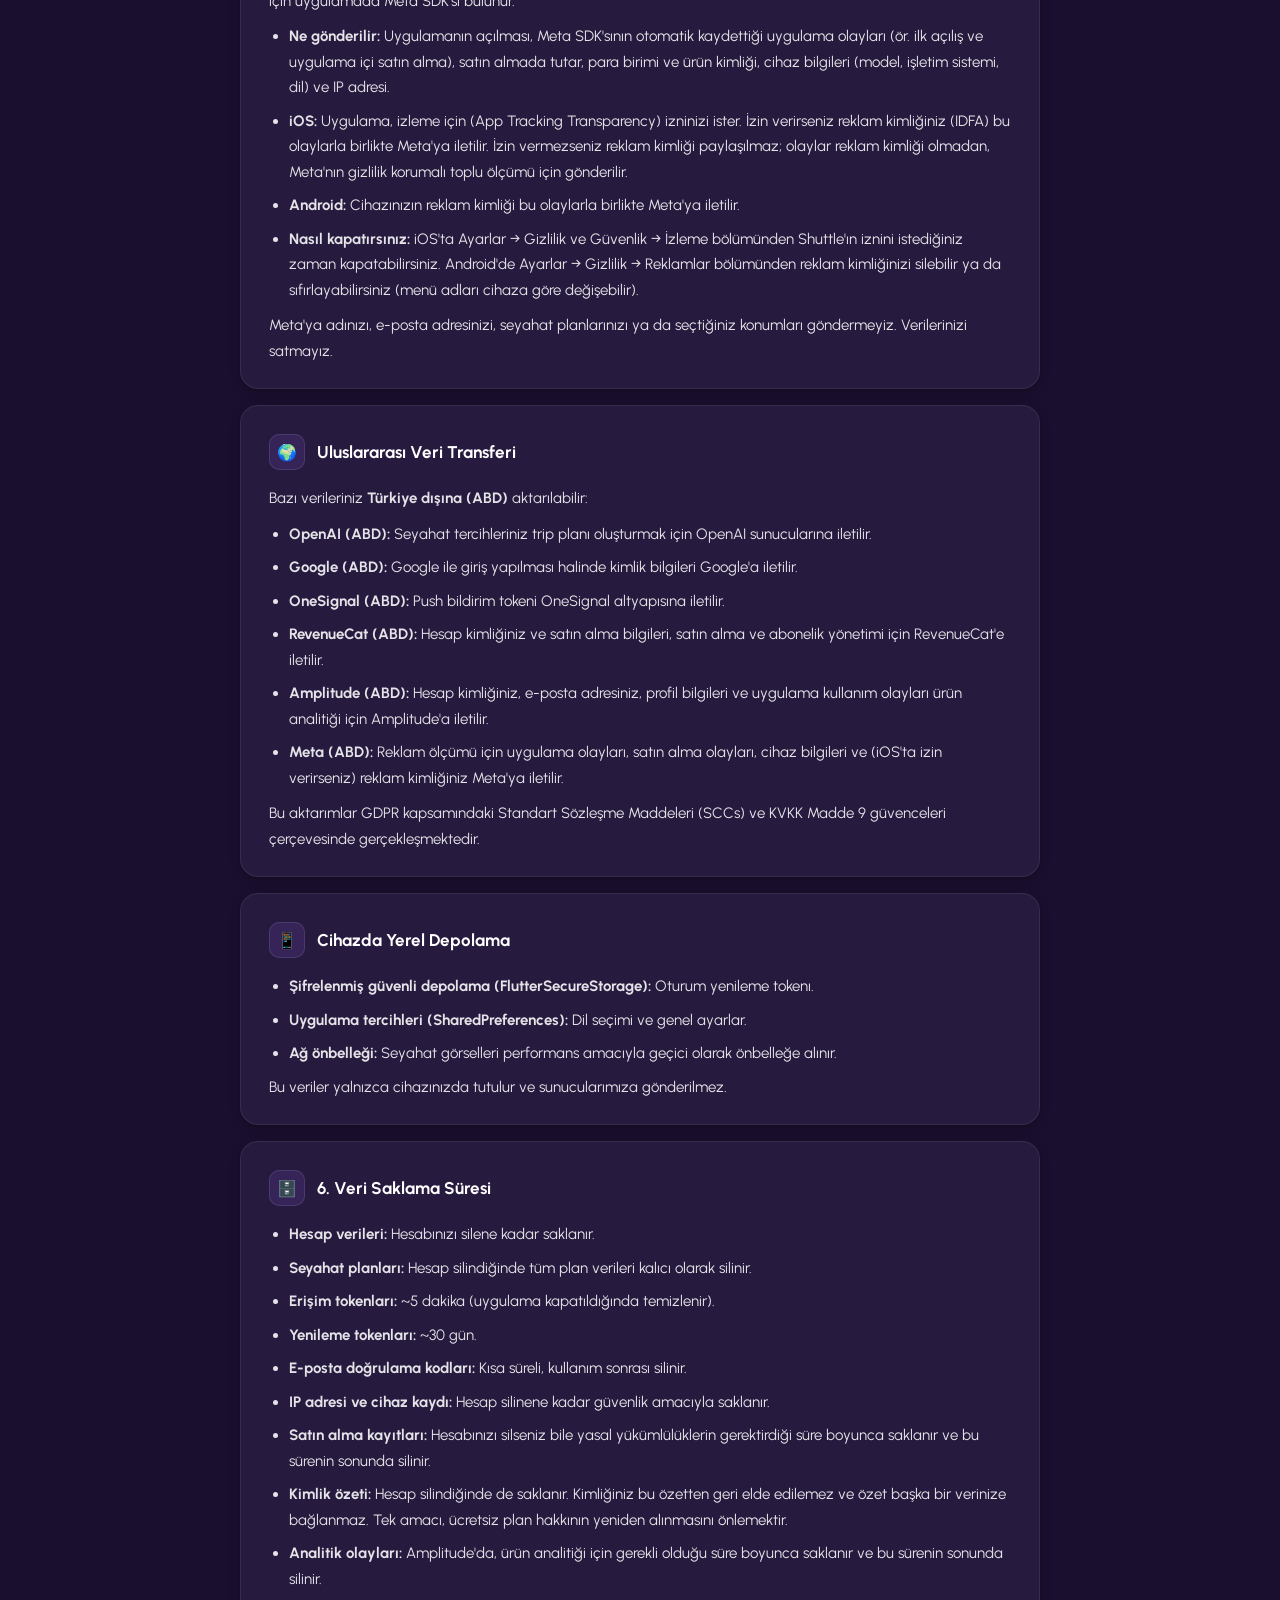
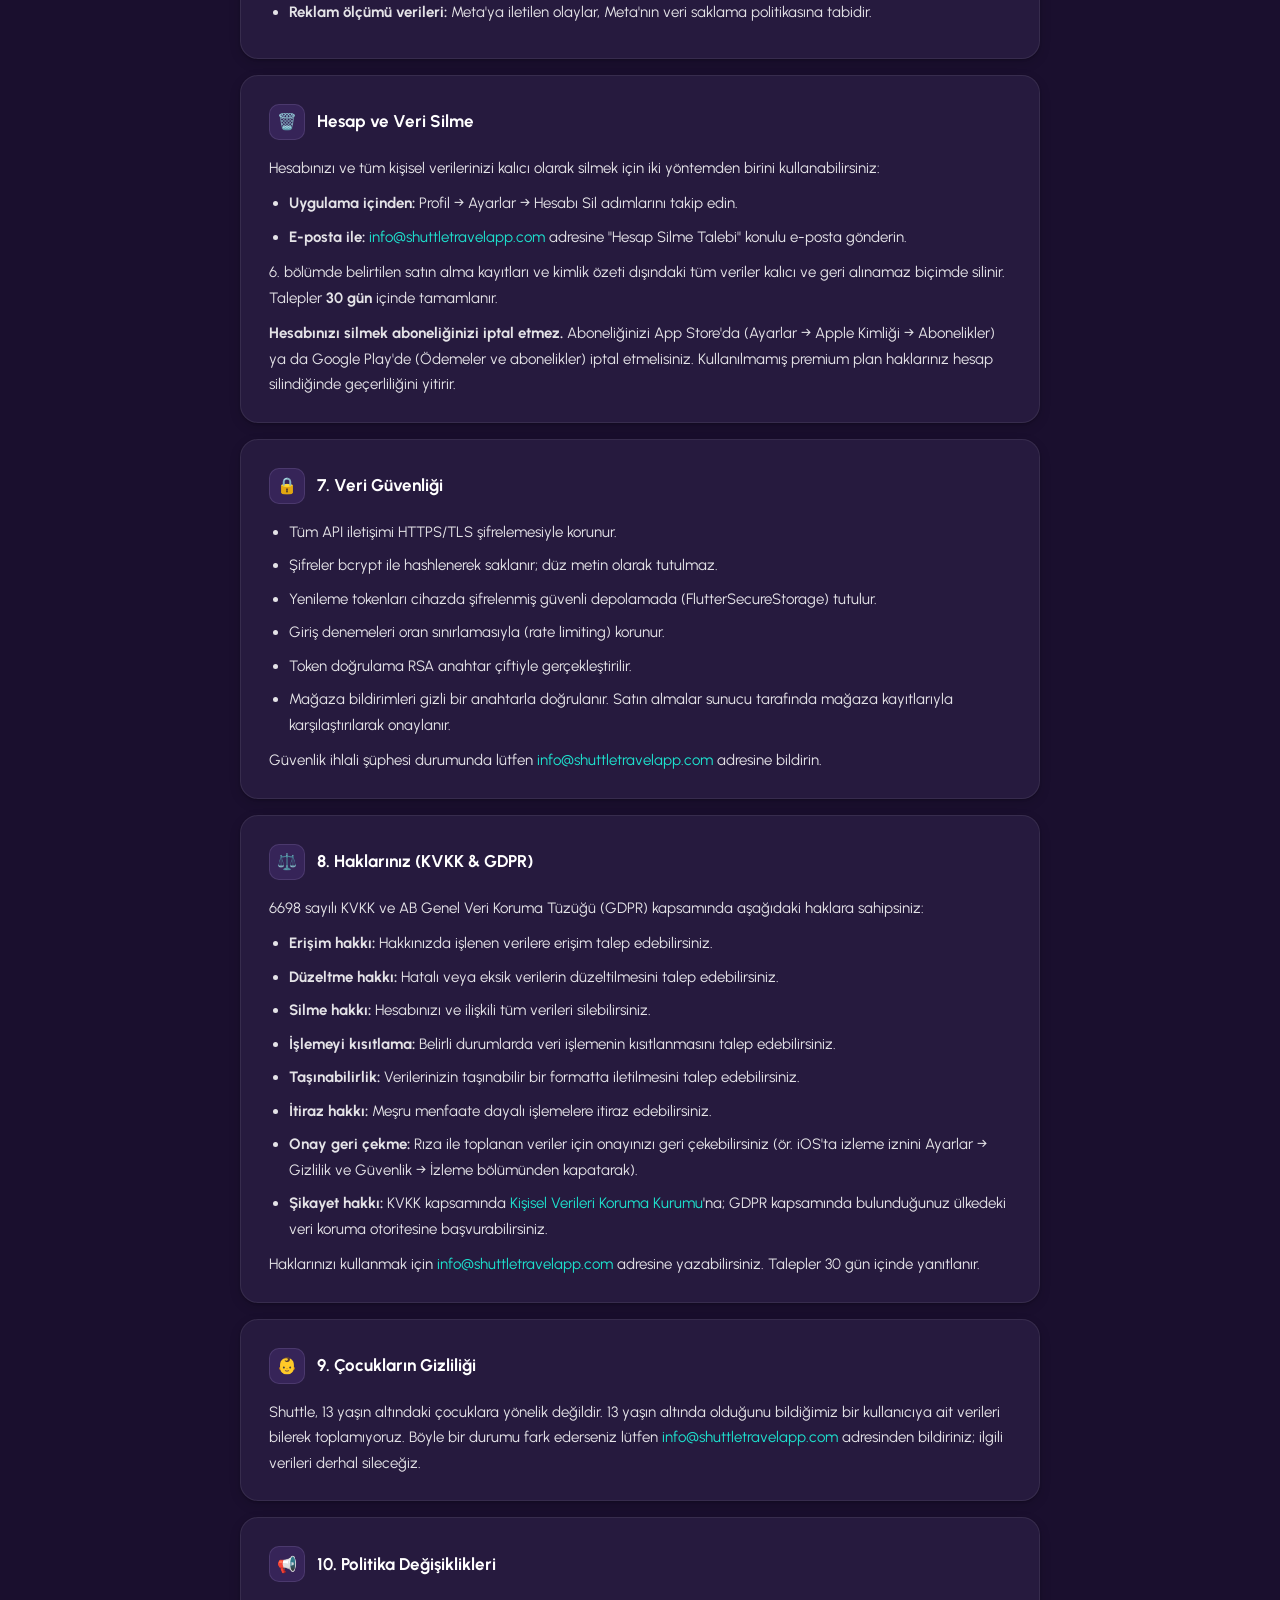
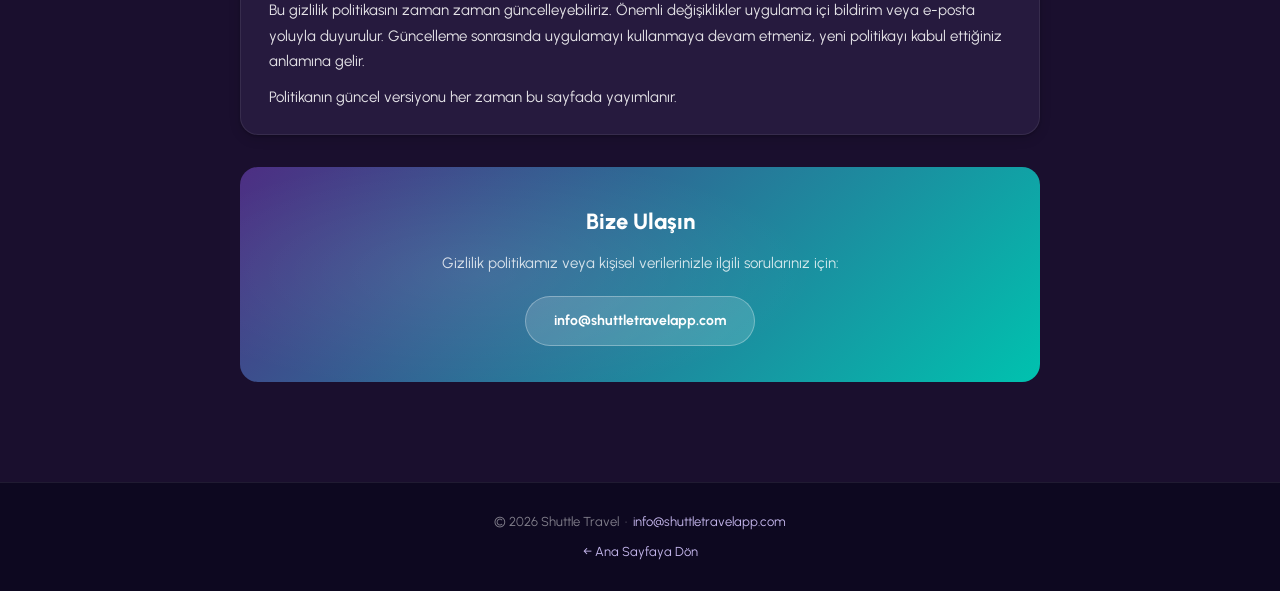
<file: privacy_policy/index.html>
<!DOCTYPE html>
<html lang="tr" data-theme="dark">
<head>
  <meta charset="UTF-8" />
  <meta name="viewport" content="width=device-width, initial-scale=1.0" />
  <title>Gizlilik Politikası / Privacy Policy – Shuttle Travel</title>
  <meta name="description" content="Shuttle uygulaması gizlilik politikası ve kişisel verilerin korunması hakkında bilgi. Privacy policy for the Shuttle travel planning app." />

  <link rel="preconnect" href="https://fonts.googleapis.com">
  <link rel="preconnect" href="https://fonts.gstatic.com" crossorigin>
  <link href="https://fonts.googleapis.com/css2?family=Urbanist:wght@400;500;600;700;800&display=swap" rel="stylesheet">
  <link rel="canonical" href="https://shuttletravelapp.com/privacy_policy" />
  <link rel="icon" type="image/svg+xml" href="/assets/shuttle_icon.svg">

  <style>
    /* ── Design tokens (mirrors main site dark theme) ── */
    :root {
      --p-900: #1a0f2e;
      --p-800: #211832;
      --p-700: #362656;
      --p-600: #4d2e83;
      --p-500: #5c3e94;
      --p-400: #6e51a9;
      --p-300: #c4b6ec;
      --p-200: #e3dcf5;
      --t-500: #00c2af;
      --t-400: #1ee3cf;
      --t-300: #b7f8ed;
      --ink:   #211832;
      --ink-2: #5a6574;

      --page-bg:   #1a0f2e;
      --surface:   #1a0f2e;
      --surface-2: #261a3e;
      --surface-hi:#362656;
      --border:    rgba(255,255,255,0.08);
      --text:      rgba(255,255,255,0.88);
      --text-muted:rgba(255,255,255,0.48);
      --accent:    var(--t-400);

      --radius-sm: 10px;
      --radius:    18px;
      --radius-lg: 28px;
      --shadow-sm: 0 1px 2px rgba(0,0,0,0.20), 0 4px 12px rgba(0,0,0,0.14);
      --shadow-md: 0 8px 24px rgba(0,0,0,0.22), 0 2px 4px rgba(0,0,0,0.16);
    }

    * { box-sizing: border-box; margin: 0; padding: 0; }

    body {
      font-family: 'Urbanist', -apple-system, BlinkMacSystemFont, sans-serif;
      background: var(--page-bg);
      color: var(--text);
      line-height: 1.7;
      font-size: 15px;
    }

    /* ── Top bar ── */
    .top-bar {
      position: sticky;
      top: 0;
      z-index: 100;
      display: flex;
      align-items: center;
      justify-content: space-between;
      padding: 0 32px;
      height: 72px;
      background: rgba(26,15,46,0.85);
      backdrop-filter: blur(16px);
      -webkit-backdrop-filter: blur(16px);
      border-bottom: 1px solid var(--border);
    }

    .nav-brand {
      display: flex;
      align-items: center;
      gap: 10px;
      text-decoration: none;
    }

    .brand-icon { width: 36px; height: 36px; }
    .brand-text { height: 20px; }

    .back-link {
      display: inline-flex;
      align-items: center;
      gap: 6px;
      color: var(--text-muted);
      text-decoration: none;
      font-size: 14px;
      font-weight: 600;
      transition: color 0.2s;
    }
    .back-link:hover { color: var(--accent); }
    .back-link svg { width: 16px; height: 16px; }

    .lang-toggle {
      display: flex;
      align-items: center;
      background: rgba(255,255,255,0.06);
      border: 1px solid var(--border);
      border-radius: 100px;
      padding: 3px;
      gap: 2px;
    }

    .lang-toggle button {
      background: none;
      border: none;
      color: var(--text-muted);
      font-family: inherit;
      font-size: 13px;
      font-weight: 700;
      padding: 5px 14px;
      border-radius: 100px;
      cursor: pointer;
      transition: background 0.2s, color 0.2s;
      letter-spacing: 0.03em;
    }

    .lang-toggle button.on {
      background: var(--p-500);
      color: #fff;
    }

    /* ── Page header ── */
    .page-header {
      padding: 72px 24px 64px;
      text-align: center;
      background: linear-gradient(160deg, #261a3e 0%, #1a0f2e 60%);
      border-bottom: 1px solid var(--border);
      position: relative;
      overflow: hidden;
    }

    .page-header::before {
      content: '';
      position: absolute;
      inset: 0;
      background:
        radial-gradient(ellipse 60% 50% at 20% 50%, rgba(92,62,148,0.18) 0%, transparent 70%),
        radial-gradient(ellipse 40% 40% at 80% 50%, rgba(0,194,175,0.10) 0%, transparent 70%);
      pointer-events: none;
    }

    .page-header .eyebrow {
      display: inline-flex;
      align-items: center;
      gap: 8px;
      background: rgba(30,227,207,0.1);
      border: 1px solid rgba(30,227,207,0.2);
      border-radius: 100px;
      padding: 6px 16px;
      font-size: 12px;
      font-weight: 700;
      letter-spacing: 0.08em;
      text-transform: uppercase;
      color: var(--t-400);
      margin-bottom: 20px;
    }

    .page-header h1 {
      font-size: clamp(28px, 5vw, 44px);
      font-weight: 800;
      letter-spacing: -0.02em;
      color: #fff;
      margin-bottom: 12px;
    }

    .page-header h1 span { color: var(--t-400); }

    .page-header .subtitle {
      font-size: 14px;
      color: var(--text-muted);
    }

    /* ── Main content ── */
    main {
      max-width: 840px;
      margin: 0 auto;
      padding: 56px 20px 100px;
    }

    .section-block { display: none; }
    .section-block.visible { display: block; }

    /* ── Policy date badge ── */
    .policy-date {
      display: inline-flex;
      align-items: center;
      gap: 8px;
      background: rgba(30,227,207,0.08);
      border: 1px solid rgba(30,227,207,0.18);
      border-radius: 100px;
      padding: 8px 18px;
      font-size: 13px;
      font-weight: 600;
      color: var(--t-400);
      margin-bottom: 36px;
    }

    /* ── Cards ── */
    .card {
      background: var(--surface-2);
      border: 1px solid var(--border);
      border-radius: var(--radius);
      padding: 28px 28px 24px;
      margin-bottom: 16px;
      box-shadow: var(--shadow-sm);
      transition: border-color 0.2s;
    }

    .card:hover { border-color: rgba(255,255,255,0.14); }

    .card h2 {
      font-size: 17px;
      font-weight: 700;
      color: #fff;
      margin-bottom: 16px;
      display: flex;
      align-items: center;
      gap: 12px;
    }

    .card h2 .icon {
      width: 36px;
      height: 36px;
      background: rgba(92,62,148,0.3);
      border: 1px solid rgba(196,182,236,0.15);
      border-radius: var(--radius-sm);
      display: flex;
      align-items: center;
      justify-content: center;
      font-size: 16px;
      flex-shrink: 0;
    }

    .card p { color: var(--text); margin-bottom: 10px; }
    .card p:last-child { margin-bottom: 0; }

    .card ul, .card ol {
      padding-left: 20px;
      margin-top: 8px;
      margin-bottom: 8px;
    }

    .card li { margin-bottom: 8px; color: var(--text); }
    .card li:last-child { margin-bottom: 0; }

    .card a { color: var(--t-400); text-decoration: none; }
    .card a:hover { text-decoration: underline; }

    /* ── Table ── */
    .data-table {
      width: 100%;
      border-collapse: collapse;
      font-size: 13.5px;
      margin-top: 16px;
      border-radius: var(--radius-sm);
      overflow: hidden;
    }

    .data-table th {
      background: rgba(92,62,148,0.35);
      color: var(--p-300);
      font-weight: 700;
      text-align: left;
      padding: 10px 14px;
      border: 1px solid rgba(196,182,236,0.12);
    }

    .data-table td {
      padding: 9px 14px;
      border: 1px solid var(--border);
      vertical-align: top;
      color: var(--text);
    }

    .data-table tr:nth-child(even) td {
      background: rgba(255,255,255,0.03);
    }

    /* ── Third party list ── */
    .third-party-list {
      list-style: none;
      padding: 0;
      margin-top: 12px;
    }

    .third-party-list li {
      display: flex;
      gap: 14px;
      padding: 12px 0;
      border-bottom: 1px solid var(--border);
    }

    .third-party-list li:last-child { border-bottom: none; }

    .tp-name {
      font-weight: 700;
      min-width: 90px;
      max-width: 130px;
      flex-shrink: 0;
      color: var(--t-400);
      font-size: 14px;
    }

    .tp-desc { color: var(--text-muted); font-size: 13.5px; }
    .tp-desc a { color: var(--p-300); }

    /* ── Contact box ── */
    .contact-box {
      background: linear-gradient(135deg, var(--p-600) 0%, var(--t-500) 100%);
      border-radius: var(--radius);
      padding: 36px 28px;
      text-align: center;
      margin-top: 32px;
      position: relative;
      overflow: hidden;
    }

    .contact-box::before {
      content: '';
      position: absolute;
      inset: 0;
      background: radial-gradient(ellipse 60% 80% at 30% 50%, rgba(255,255,255,0.08) 0%, transparent 70%);
      pointer-events: none;
    }

    .contact-box h2 {
      font-size: 22px;
      font-weight: 800;
      color: #fff;
      margin-bottom: 10px;
    }

    .contact-box p { color: rgba(255,255,255,0.8); margin-bottom: 20px; }

    .contact-box a {
      display: inline-block;
      background: rgba(255,255,255,0.15);
      border: 1px solid rgba(255,255,255,0.3);
      color: #fff;
      font-weight: 700;
      padding: 12px 28px;
      border-radius: 100px;
      text-decoration: none;
      font-size: 14px;
      transition: background 0.2s;
    }

    .contact-box a:hover { background: rgba(255,255,255,0.25); }

    /* ── Page footer ── */
    .page-footer {
      text-align: center;
      color: var(--text-muted);
      font-size: 13px;
      padding: 28px 24px;
      border-top: 1px solid var(--border);
      background: #0d0820;
    }

    .page-footer a { color: var(--p-300); text-decoration: none; }
    .page-footer a:hover { color: var(--t-400); }

    .note {
      font-size: 12.5px;
      color: var(--text-muted);
      margin-top: 12px;
    }

    /* ── Responsive ── */
    @media (max-width: 600px) {
      .top-bar { padding: 0 16px; }
      .page-header { padding: 56px 16px 48px; }
      .card { padding: 20px 16px; }
      .data-table { font-size: 12px; }
      .tp-name { min-width: 70px; }
      .back-link span { display: none; }
    }
  </style>
</head>
<body>

<!-- TOP BAR -->
<header class="top-bar">
  <a href="/" class="nav-brand">
    <img class="brand-icon" src="/assets/shuttle_icon.svg" alt="">
    <img class="brand-text" src="/assets/shuttle_white_text.svg" alt="Shuttle">
  </a>

  <div class="lang-toggle">
    <button class="on" id="btn-tr" onclick="switchLang('tr')">TR</button>
    <button id="btn-en" onclick="switchLang('en')">EN</button>
  </div>

  <a href="/" class="back-link" id="back-link">
    <svg viewBox="0 0 24 24" fill="none" stroke="currentColor" stroke-width="2.5" stroke-linecap="round" stroke-linejoin="round">
      <polyline points="15 18 9 12 15 6"/>
    </svg>
    <span>Ana Sayfa</span>
  </a>
</header>

<!-- PAGE HEADER -->
<div class="page-header">
  <div class="eyebrow" id="header-eyebrow">🔒 Gizlilik</div>
  <h1 id="header-title">Gizlilik <span>Politikası</span></h1>
  <div class="subtitle" id="header-subtitle"></div>
</div>

<main>

  <!-- ======================== TURKISH ======================== -->
  <div class="section-block visible" id="section-tr">

    <div class="policy-date">📅 Son Güncelleme: 25 Kasım 2026</div>

    <!-- 0. Veri Sorumlusu -->
    <div class="card">
      <h2><span class="icon">🏢</span> Veri Sorumlusu</h2>
      <ul style="list-style:none; padding:0;">
        <li style="margin-bottom:6px;"><strong>Ad Soyad:</strong> Furkan Ayyıldız</li>
        <li style="margin-bottom:6px;"><strong>Adres:</strong> Halkalı Merkez Mahallesi, Küçükçekmece, İstanbul, Türkiye</li>
        <li style="margin-bottom:6px;"><strong>E-posta:</strong> <a href="mailto:info@shuttletravelapp.com">info@shuttletravelapp.com</a></li>
        <li><strong>Uygulama:</strong> Shuttle: AI Travel Planner (Shuttle Travel)</li>
      </ul>
    </div>

    <!-- 1. Giriş -->
    <div class="card">
      <h2><span class="icon">👋</span> 1. Giriş</h2>
      <p><strong>Shuttle</strong> ("biz", "uygulama") olarak gizliliğinize saygı duyuyor ve kişisel verilerinizin korunmasını ciddiye alıyoruz. Bu politika, Shuttle mobil uygulaması aracılığıyla hangi verileri topladığımızı, bu verileri nasıl kullandığımızı ve sizin haklarınızı açıklar.</p>
      <p>Uygulamayı kullanarak bu politikayı kabul etmiş sayılırsınız. Politikayı kabul etmiyorsanız lütfen uygulamayı kullanmayınız.</p>
    </div>

    <!-- 2. Topladığımız Veriler -->
    <div class="card">
      <h2><span class="icon">📋</span> 2. Topladığımız Veriler</h2>
      <p>Uygulamayı kullanırken aşağıdaki kişisel veriler toplanabilir:</p>

      <table class="data-table">
        <thead>
          <tr>
            <th>Veri Türü</th>
            <th>Zorunlu mu?</th>
            <th>Toplama Amacı</th>
          </tr>
        </thead>
        <tbody>
          <tr><td>Ad ve soyad</td><td>Evet</td><td>Hesap oluşturma ve kişiselleştirme</td></tr>
          <tr><td>E-posta adresi</td><td>Evet</td><td>Kimlik doğrulama, bildirim ve iletişim</td></tr>
          <tr><td>Şifre (şifrelenmiş)</td><td>Evet</td><td>Hesap güvenliği</td></tr>
          <tr><td>Google OAuth token</td><td>Hayır*</td><td>Google ile giriş seçildiğinde</td></tr>
          <tr><td>Doğum tarihi</td><td>Hayır</td><td>Opsiyonel profil bilgisi</td></tr>
          <tr><td>Cinsiyet</td><td>Hayır</td><td>Opsiyonel profil bilgisi</td></tr>
          <tr><td>Meslek / unvan</td><td>Hayır</td><td>Opsiyonel profil bilgisi</td></tr>
          <tr><td>Cihaz kimliği (Device ID)</td><td>Evet</td><td>Oturum yönetimi ve güvenlik</td></tr>
          <tr><td>Cihaz modeli ve OS versiyonu</td><td>Evet</td><td>Teknik destek ve uyumluluk</td></tr>
          <tr><td>IP adresi</td><td>Evet</td><td>Güvenlik ve kötüye kullanım tespiti</td></tr>
          <tr><td>Dil ve bölge ayarı</td><td>Evet</td><td>Uygulama yerelleştirmesi</td></tr>
          <tr><td>Seyahat tercihleri (destinasyon, bütçe, ilgi alanları, tarihler)</td><td>Evet</td><td>AI seyahat planı oluşturma</td></tr>
          <tr><td>Seçilen lokasyon koordinatları (lat/lng)</td><td>Evet</td><td>Aktivite planlaması — gerçek zamanlı konum takibi yapılmaz</td></tr>
          <tr><td>Push bildirim tokeni (OneSignal)</td><td>Hayır</td><td>Uygulama bildirimleri gönderimi</td></tr>
          <tr><td>Kullanım istatistikleri (plan sayısı, premium kota)</td><td>Evet</td><td>Hizmet yönetimi ve kota takibi</td></tr>
          <tr><td>Satın alma ve abonelik bilgileri: ürün, işlem kimliği, satın alma ve yenileme tarihleri, abonelik durumu, mağaza (App Store / Google Play), ülke ve para birimi</td><td>Yalnızca satın alma yaparsanız**</td><td>Premium plan haklarını tanımlamak, satın almayı doğrulamak, iade ve itirazları yönetmek</td></tr>
          <tr><td>Kimlik özeti: e-posta adresinizin ya da Apple/Google hesap kimliğinizin tek yönlü, geri çevrilemez özeti (hash)</td><td>Evet</td><td>Ücretsiz plan hakkının hesap silinip yeniden açılarak tekrar alınmasını önlemek</td></tr>
          <tr><td>Uygulama kullanım olayları: açılan ekranlar, kullanılan özellikler, plan oluşturma ve satın alma adımları, cihaz modeli, işletim sistemi, uygulama sürümü, dil, yaklaşık konum (IP'den ülke/şehir)</td><td>Evet</td><td>Ürünü geliştirmek, hataları bulmak, satın alma akışını ölçmek</td></tr>
          <tr><td>Reklam ölçümü verileri (Meta): uygulamanın açılması, otomatik uygulama olayları (ör. ilk açılış, uygulama içi satın alma), satın alma tutarı, para birimi ve ürün, cihaz bilgileri, IP adresi; reklam kimliği (iOS'ta yalnızca izin verirseniz IDFA, Android'de cihazın reklam kimliği)</td><td>Hayır***</td><td>Reklamlarımızın sizi Shuttle'a getirip getirmediğini ve satın almaya yol açıp açmadığını ölçmek (reklam atıfı)</td></tr>
        </tbody>
      </table>

      <p class="note">* Google ile giriş yapılması halinde Google tarafından sağlanan token işlenir. Şifreniz asla düz metin olarak saklanmaz.</p>
      <p class="note">** Kart ve ödeme bilgileriniz bize <strong>ulaşmaz</strong>; ödemeyi Apple veya Google işler.</p>
      <p class="note">*** iOS'ta reklam kimliği yalnızca uygulama izleme (App Tracking Transparency) iznini verirseniz paylaşılır. Android'de reklam kimliğinizi cihaz ayarlarından silebilir ya da sıfırlayabilirsiniz. Ayrıntılar "Reklam Ölçümü ve İzleme" bölümünde.</p>
    </div>

    <!-- 3. Hukuki Dayanak -->
    <div class="card">
      <h2><span class="icon">📜</span> 3. Verilerin İşlenme Hukuki Dayanağı</h2>
      <p>6698 sayılı KVKK ve GDPR Madde 6 uyarınca verileriniz aşağıdaki hukuki dayanaklar kapsamında işlenmektedir:</p>
      <table class="data-table">
        <thead><tr><th>Veri / İşlem</th><th>Hukuki Dayanak</th></tr></thead>
        <tbody>
          <tr><td>Hesap oluşturma, kimlik doğrulama</td><td>Sözleşmenin ifası (KVKK Md. 5/2-c)</td></tr>
          <tr><td>AI seyahat planı oluşturma</td><td>Sözleşmenin ifası / Açık rıza</td></tr>
          <tr><td>Push bildirimleri</td><td>Açık rıza (KVKK Md. 5/1)</td></tr>
          <tr><td>IP adresi, cihaz kaydı, güvenlik logları</td><td>Meşru menfaat (KVKK Md. 5/2-f)</td></tr>
          <tr><td>Opsiyonel profil bilgileri (cinsiyet, doğum tarihi)</td><td>Açık rıza (KVKK Md. 5/1)</td></tr>
          <tr><td>Yasal yükümlülükler</td><td>Kanuni yükümlülük (KVKK Md. 5/2-ç)</td></tr>
          <tr><td>Satın almaların doğrulanması ve premium haklarının tanımlanması</td><td>Sözleşmenin ifası (KVKK Md. 5/2-c · GDPR Md. 6/1-b)</td></tr>
          <tr><td>Satın alma kayıtlarının saklanması</td><td>Hukuki yükümlülük (KVKK Md. 5/2-ç · GDPR Md. 6/1-c)</td></tr>
          <tr><td>Ücretsiz hakkın kötüye kullanımını önleme (kimlik özeti)</td><td>Meşru menfaat (KVKK Md. 5/2-f · GDPR Md. 6/1-f)</td></tr>
          <tr><td>Ürün analitiği</td><td>Meşru menfaat (KVKK Md. 5/2-f · GDPR Md. 6/1-f)</td></tr>
          <tr><td>Reklam ölçümü, iOS'ta reklam kimliğiyle (izleme)</td><td>Açık rıza: uygulama izleme (ATT) izni (KVKK Md. 5/1 · GDPR Md. 6/1-a)</td></tr>
          <tr><td>Reklam ölçümü, reklam kimliği olmadan toplu ölçüm ve Android</td><td>Meşru menfaat (KVKK Md. 5/2-f · GDPR Md. 6/1-f)</td></tr>
        </tbody>
      </table>
    </div>

    <!-- 4. Kullanım Amacı -->
    <div class="card">
      <h2><span class="icon">🎯</span> 4. Verilerin Kullanım Amacı</h2>
      <p>Topladığımız veriler yalnızca aşağıdaki amaçlarla kullanılır:</p>
      <ul>
        <li>Hesap oluşturma, doğrulama ve yönetimi</li>
        <li>AI destekli kişiselleştirilmiş seyahat planları oluşturma</li>
        <li>Uygulama içi bildirimlerin iletilmesi</li>
        <li>Şifre sıfırlama ve e-posta doğrulama işlemleri</li>
        <li>Premium abonelik ve kullanım kotasının yönetimi</li>
        <li>Uygulama içi satın almaların doğrulanması, Tek Plan ve Aylık 5 Plan haklarının hesabınıza tanımlanması; abonelik yenileme, iptal ve iadelerinin işlenmesi</li>
        <li>Uygulamanın nasıl kullanıldığının ölçülerek ürünün geliştirilmesi</li>
        <li>Reklam kampanyalarımızın etkisinin ölçülmesi (hangi reklamın uygulamanın indirilmesine ya da satın almaya yol açtığını görmek)</li>
        <li>Uygulama güvenliğinin ve sistemin korunması</li>
        <li>Teknik hata takibi ve destek süreçleri</li>
        <li>Yasal yükümlülüklerin yerine getirilmesi</li>
      </ul>
      <p style="margin-top:10px;">Verileriniz <strong>yukarıda belirtilen amaçlar dışında</strong> kullanılmaz ve <strong>satılmaz</strong>. Meta ile paylaşılan veriler yalnızca kendi reklamlarımızın sonuçlarını ölçmek içindir ve Meta tarafından Meta'nın gizlilik politikası kapsamında işlenir (bkz. "Reklam Ölçümü ve İzleme").</p>
    </div>

    <!-- 4. Üçüncü Taraf Hizmetler -->
    <div class="card">
      <h2><span class="icon">🔗</span> 5. Üçüncü Taraf Hizmetler</h2>
      <p>Uygulama, aşağıdaki üçüncü taraf hizmetlerden yararlanmaktadır. Bu hizmetlerin her birinin kendi gizlilik politikaları mevcuttur:</p>
      <ul class="third-party-list">
        <li>
          <span class="tp-name">Google</span>
          <span class="tp-desc">Google Sign-In (OAuth2) ile kimlik doğrulama ve harita/konum verileri. <a href="https://policies.google.com/privacy" target="_blank" rel="noopener">Politika →</a></span>
        </li>
        <li>
          <span class="tp-name">OpenAI</span>
          <span class="tp-desc">AI seyahat planı oluşturmak için seyahat tercihleriniz OpenAI API'ye iletilir. <a href="https://openai.com/policies/privacy-policy" target="_blank" rel="noopener">Politika →</a></span>
        </li>
        <li>
          <span class="tp-name">OneSignal</span>
          <span class="tp-desc">Push bildirim gönderimi için kullanılır. Cihaz tokeniniz OneSignal'e iletilir. <a href="https://onesignal.com/privacy_policy" target="_blank" rel="noopener">Politika →</a></span>
        </li>
        <li>
          <span class="tp-name">Apple App Store ve Google Play</span>
          <span class="tp-desc">Uygulama içi satın almaların ödemesini işler. Ödeme bilgileriniz yalnızca bu mağazalarda kalır; ilgili mağazanın gizlilik politikası geçerlidir. <a href="https://www.apple.com/legal/privacy/" target="_blank" rel="noopener">Apple Politikası →</a> · <a href="https://policies.google.com/privacy" target="_blank" rel="noopener">Google Politikası →</a></span>
        </li>
        <li>
          <span class="tp-name">RevenueCat</span>
          <span class="tp-desc">RevenueCat, Inc. (ABD) — satın alma ve abonelik yönetimi. Hesap kimliğiniz (rastgele bir kullanıcı numarası) ve mağazadan gelen satın alma bilgileri paylaşılır. Adınız ve e-posta adresiniz paylaşılmaz. <a href="https://www.revenuecat.com/privacy" target="_blank" rel="noopener">Politika →</a></span>
        </li>
        <li>
          <span class="tp-name">Amplitude</span>
          <span class="tp-desc">Amplitude, Inc. (ABD) — ürün analitiği. Hesap kimliğiniz, e-posta adresiniz, dil, cinsiyet (girdiyseniz) ve kayıt yöntemi ile uygulama kullanım olayları ve RevenueCat'ten gelen satın alma olayları paylaşılır. <a href="https://amplitude.com/privacy" target="_blank" rel="noopener">Politika →</a></span>
        </li>
        <li>
          <span class="tp-name">Meta (Facebook SDK)</span>
          <span class="tp-desc">Meta Platforms, Inc. (ABD) ve Meta Platforms Ireland Ltd. — reklam ölçümü. Uygulamanın açılması, otomatik uygulama olayları, satın alma olayları (tutar, para birimi, ürün), cihaz bilgileri ve IP adresi paylaşılır. Reklam kimliği iOS'ta yalnızca izin verirseniz paylaşılır. Adınız, e-posta adresiniz ve seyahat planlarınız paylaşılmaz. <a href="https://www.facebook.com/privacy/policy/" target="_blank" rel="noopener">Politika →</a></span>
        </li>
      </ul>
    </div>

    <!-- Reklam Ölçümü ve İzleme -->
    <div class="card">
      <h2><span class="icon">📣</span> Reklam Ölçümü ve İzleme</h2>
      <p>Shuttle'ı Meta'da (Facebook, Instagram) reklamlarla tanıtıyoruz. Bu reklamların işe yarayıp yaramadığını ölçmek için uygulamada Meta SDK'sı bulunur.</p>
      <ul>
        <li><strong>Ne gönderilir:</strong> Uygulamanın açılması, Meta SDK'sının otomatik kaydettiği uygulama olayları (ör. ilk açılış ve uygulama içi satın alma), satın almada tutar, para birimi ve ürün kimliği, cihaz bilgileri (model, işletim sistemi, dil) ve IP adresi.</li>
        <li><strong>iOS:</strong> Uygulama, izleme için (App Tracking Transparency) izninizi ister. İzin verirseniz reklam kimliğiniz (IDFA) bu olaylarla birlikte Meta'ya iletilir. İzin vermezseniz reklam kimliği paylaşılmaz; olaylar reklam kimliği olmadan, Meta'nın gizlilik korumalı toplu ölçümü için gönderilir.</li>
        <li><strong>Android:</strong> Cihazınızın reklam kimliği bu olaylarla birlikte Meta'ya iletilir.</li>
        <li><strong>Nasıl kapatırsınız:</strong> iOS'ta Ayarlar → Gizlilik ve Güvenlik → İzleme bölümünden Shuttle'ın iznini istediğiniz zaman kapatabilirsiniz. Android'de Ayarlar → Gizlilik → Reklamlar bölümünden reklam kimliğinizi silebilir ya da sıfırlayabilirsiniz (menü adları cihaza göre değişebilir).</li>
      </ul>
      <p style="margin-top:10px;">Meta'ya adınızı, e-posta adresinizi, seyahat planlarınızı ya da seçtiğiniz konumları göndermeyiz. Verilerinizi satmayız.</p>
    </div>

    <!-- Uluslararası Veri Transferi -->
    <div class="card">
      <h2><span class="icon">🌍</span> Uluslararası Veri Transferi</h2>
      <p>Bazı verileriniz <strong>Türkiye dışına (ABD)</strong> aktarılabilir:</p>
      <ul>
        <li><strong>OpenAI (ABD):</strong> Seyahat tercihleriniz trip planı oluşturmak için OpenAI sunucularına iletilir.</li>
        <li><strong>Google (ABD):</strong> Google ile giriş yapılması halinde kimlik bilgileri Google'a iletilir.</li>
        <li><strong>OneSignal (ABD):</strong> Push bildirim tokeni OneSignal altyapısına iletilir.</li>
        <li><strong>RevenueCat (ABD):</strong> Hesap kimliğiniz ve satın alma bilgileri, satın alma ve abonelik yönetimi için RevenueCat'e iletilir.</li>
        <li><strong>Amplitude (ABD):</strong> Hesap kimliğiniz, e-posta adresiniz, profil bilgileri ve uygulama kullanım olayları ürün analitiği için Amplitude'a iletilir.</li>
        <li><strong>Meta (ABD):</strong> Reklam ölçümü için uygulama olayları, satın alma olayları, cihaz bilgileri ve (iOS'ta izin verirseniz) reklam kimliğiniz Meta'ya iletilir.</li>
      </ul>
      <p style="margin-top:10px;">Bu aktarımlar GDPR kapsamındaki Standart Sözleşme Maddeleri (SCCs) ve KVKK Madde 9 güvenceleri çerçevesinde gerçekleşmektedir.</p>
    </div>

    <!-- Yerel Depolama -->
    <div class="card">
      <h2><span class="icon">📱</span> Cihazda Yerel Depolama</h2>
      <ul>
        <li><strong>Şifrelenmiş güvenli depolama (FlutterSecureStorage):</strong> Oturum yenileme tokenı.</li>
        <li><strong>Uygulama tercihleri (SharedPreferences):</strong> Dil seçimi ve genel ayarlar.</li>
        <li><strong>Ağ önbelleği:</strong> Seyahat görselleri performans amacıyla geçici olarak önbelleğe alınır.</li>
      </ul>
      <p style="margin-top:8px;">Bu veriler yalnızca cihazınızda tutulur ve sunucularımıza gönderilmez.</p>
    </div>

    <!-- 5. Veri Saklama -->
    <div class="card">
      <h2><span class="icon">🗄️</span> 6. Veri Saklama Süresi</h2>
      <ul>
        <li><strong>Hesap verileri:</strong> Hesabınızı silene kadar saklanır.</li>
        <li><strong>Seyahat planları:</strong> Hesap silindiğinde tüm plan verileri kalıcı olarak silinir.</li>
        <li><strong>Erişim tokenları:</strong> ~5 dakika (uygulama kapatıldığında temizlenir).</li>
        <li><strong>Yenileme tokenları:</strong> ~30 gün.</li>
        <li><strong>E-posta doğrulama kodları:</strong> Kısa süreli, kullanım sonrası silinir.</li>
        <li><strong>IP adresi ve cihaz kaydı:</strong> Hesap silinene kadar güvenlik amacıyla saklanır.</li>
        <li><strong>Satın alma kayıtları:</strong> Hesabınızı silseniz bile yasal yükümlülüklerin gerektirdiği süre boyunca saklanır ve bu sürenin sonunda silinir.</li>
        <li><strong>Kimlik özeti:</strong> Hesap silindiğinde de saklanır. Kimliğiniz bu özetten geri elde edilemez ve özet başka bir verinize bağlanmaz. Tek amacı, ücretsiz plan hakkının yeniden alınmasını önlemektir.</li>
        <li><strong>Analitik olayları:</strong> Amplitude'da, ürün analitiği için gerekli olduğu süre boyunca saklanır ve bu sürenin sonunda silinir.</li>
        <li><strong>Reklam ölçümü verileri:</strong> Meta'ya iletilen olaylar, Meta'nın veri saklama politikasına tabidir.</li>
      </ul>
    </div>

    <!-- Hesap Silme -->
    <div class="card">
      <h2><span class="icon">🗑️</span> Hesap ve Veri Silme</h2>
      <p>Hesabınızı ve tüm kişisel verilerinizi kalıcı olarak silmek için iki yöntemden birini kullanabilirsiniz:</p>
      <ul>
        <li><strong>Uygulama içinden:</strong> Profil → Ayarlar → Hesabı Sil adımlarını takip edin.</li>
        <li><strong>E-posta ile:</strong> <a href="mailto:info@shuttletravelapp.com">info@shuttletravelapp.com</a> adresine "Hesap Silme Talebi" konulu e-posta gönderin.</li>
      </ul>
      <p style="margin-top:10px;">6. bölümde belirtilen satın alma kayıtları ve kimlik özeti dışındaki tüm veriler kalıcı ve geri alınamaz biçimde silinir. Talepler <strong>30 gün</strong> içinde tamamlanır.</p>
      <p style="margin-top:10px;"><strong>Hesabınızı silmek aboneliğinizi iptal etmez.</strong> Aboneliğinizi App Store'da (Ayarlar → Apple Kimliği → Abonelikler) ya da Google Play'de (Ödemeler ve abonelikler) iptal etmelisiniz. Kullanılmamış premium plan haklarınız hesap silindiğinde geçerliliğini yitirir.</p>
    </div>

    <!-- 6. Güvenlik -->
    <div class="card">
      <h2><span class="icon">🔒</span> 7. Veri Güvenliği</h2>
      <ul>
        <li>Tüm API iletişimi HTTPS/TLS şifrelemesiyle korunur.</li>
        <li>Şifreler bcrypt ile hashlenerek saklanır; düz metin olarak tutulmaz.</li>
        <li>Yenileme tokenları cihazda şifrelenmiş güvenli depolamada (FlutterSecureStorage) tutulur.</li>
        <li>Giriş denemeleri oran sınırlamasıyla (rate limiting) korunur.</li>
        <li>Token doğrulama RSA anahtar çiftiyle gerçekleştirilir.</li>
        <li>Mağaza bildirimleri gizli bir anahtarla doğrulanır. Satın almalar sunucu tarafında mağaza kayıtlarıyla karşılaştırılarak onaylanır.</li>
      </ul>
      <p style="margin-top:10px;">Güvenlik ihlali şüphesi durumunda lütfen <a href="mailto:info@shuttletravelapp.com">info@shuttletravelapp.com</a> adresine bildirin.</p>
    </div>

    <!-- 7. Haklarınız -->
    <div class="card">
      <h2><span class="icon">⚖️</span> 8. Haklarınız (KVKK &amp; GDPR)</h2>
      <p>6698 sayılı KVKK ve AB Genel Veri Koruma Tüzüğü (GDPR) kapsamında aşağıdaki haklara sahipsiniz:</p>
      <ul>
        <li><strong>Erişim hakkı:</strong> Hakkınızda işlenen verilere erişim talep edebilirsiniz.</li>
        <li><strong>Düzeltme hakkı:</strong> Hatalı veya eksik verilerin düzeltilmesini talep edebilirsiniz.</li>
        <li><strong>Silme hakkı:</strong> Hesabınızı ve ilişkili tüm verileri silebilirsiniz.</li>
        <li><strong>İşlemeyi kısıtlama:</strong> Belirli durumlarda veri işlemenin kısıtlanmasını talep edebilirsiniz.</li>
        <li><strong>Taşınabilirlik:</strong> Verilerinizin taşınabilir bir formatta iletilmesini talep edebilirsiniz.</li>
        <li><strong>İtiraz hakkı:</strong> Meşru menfaate dayalı işlemelere itiraz edebilirsiniz.</li>
        <li><strong>Onay geri çekme:</strong> Rıza ile toplanan veriler için onayınızı geri çekebilirsiniz (ör. iOS'ta izleme iznini Ayarlar → Gizlilik ve Güvenlik → İzleme bölümünden kapatarak).</li>
        <li><strong>Şikayet hakkı:</strong> KVKK kapsamında <a href="https://www.kvkk.gov.tr" target="_blank" rel="noopener">Kişisel Verileri Koruma Kurumu</a>'na; GDPR kapsamında bulunduğunuz ülkedeki veri koruma otoritesine başvurabilirsiniz.</li>
      </ul>
      <p style="margin-top:10px;">Haklarınızı kullanmak için <a href="mailto:info@shuttletravelapp.com">info@shuttletravelapp.com</a> adresine yazabilirsiniz. Talepler 30 gün içinde yanıtlanır.</p>
    </div>

    <!-- 8. Çocuklar -->
    <div class="card">
      <h2><span class="icon">👶</span> 9. Çocukların Gizliliği</h2>
      <p>Shuttle, 13 yaşın altındaki çocuklara yönelik değildir. 13 yaşın altında olduğunu bildiğimiz bir kullanıcıya ait verileri bilerek toplamıyoruz. Böyle bir durumu fark ederseniz lütfen <a href="mailto:info@shuttletravelapp.com">info@shuttletravelapp.com</a> adresinden bildiriniz; ilgili verileri derhal sileceğiz.</p>
    </div>

    <!-- 9. Değişiklikler -->
    <div class="card">
      <h2><span class="icon">📢</span> 10. Politika Değişiklikleri</h2>
      <p>Bu gizlilik politikasını zaman zaman güncelleyebiliriz. Önemli değişiklikler uygulama içi bildirim veya e-posta yoluyla duyurulur. Güncelleme sonrasında uygulamayı kullanmaya devam etmeniz, yeni politikayı kabul ettiğiniz anlamına gelir.</p>
      <p>Politikanın güncel versiyonu her zaman bu sayfada yayımlanır.</p>
    </div>

    <!-- 10. İletişim -->
    <div class="contact-box">
      <h2>Bize Ulaşın</h2>
      <p>Gizlilik politikamız veya kişisel verilerinizle ilgili sorularınız için:</p>
      <a href="mailto:info@shuttletravelapp.com">info@shuttletravelapp.com</a>
    </div>

  </div>
  <!-- ======================== /TURKISH ======================== -->

  <!-- ======================== ENGLISH ======================== -->
  <div class="section-block" id="section-en">

    <div class="policy-date">📅 Last Updated: November 25, 2026</div>

    <!-- 0. Data Controller -->
    <div class="card">
      <h2><span class="icon">🏢</span> Data Controller</h2>
      <ul style="list-style:none; padding:0;">
        <li style="margin-bottom:6px;"><strong>Name:</strong> Furkan Ayyıldız</li>
        <li style="margin-bottom:6px;"><strong>Address:</strong> Halkalı Merkez Mahallesi, Küçükçekmece, İstanbul, Turkey</li>
        <li style="margin-bottom:6px;"><strong>Email:</strong> <a href="mailto:info@shuttletravelapp.com">info@shuttletravelapp.com</a></li>
        <li><strong>Application:</strong> Shuttle: AI Travel Planner (Shuttle Travel)</li>
      </ul>
    </div>

    <!-- 1. Introduction -->
    <div class="card">
      <h2><span class="icon">👋</span> 1. Introduction</h2>
      <p><strong>Shuttle</strong> ("we", "us", "the app") is committed to protecting your privacy. This Privacy Policy explains what personal data we collect through the Shuttle mobile application, how we use it, and the rights you have over it.</p>
      <p>By using the app, you agree to this policy. If you do not agree, please stop using the app.</p>
    </div>

    <!-- 2. Data We Collect -->
    <div class="card">
      <h2><span class="icon">📋</span> 2. Data We Collect</h2>
      <p>We may collect the following personal data when you use Shuttle:</p>

      <table class="data-table">
        <thead>
          <tr>
            <th>Data Type</th>
            <th>Required?</th>
            <th>Purpose</th>
          </tr>
        </thead>
        <tbody>
          <tr><td>First and last name</td><td>Yes</td><td>Account creation and personalization</td></tr>
          <tr><td>Email address</td><td>Yes</td><td>Authentication, notifications, and communication</td></tr>
          <tr><td>Password (hashed)</td><td>Yes</td><td>Account security</td></tr>
          <tr><td>Google OAuth token</td><td>No*</td><td>Only when signing in with Google</td></tr>
          <tr><td>Date of birth</td><td>No</td><td>Optional profile information</td></tr>
          <tr><td>Gender</td><td>No</td><td>Optional profile information</td></tr>
          <tr><td>Profession / job title</td><td>No</td><td>Optional profile information</td></tr>
          <tr><td>Device ID</td><td>Yes</td><td>Session management and security</td></tr>
          <tr><td>Device model and OS version</td><td>Yes</td><td>Technical support and compatibility</td></tr>
          <tr><td>IP address</td><td>Yes</td><td>Security and abuse prevention</td></tr>
          <tr><td>Language and locale settings</td><td>Yes</td><td>App localization</td></tr>
          <tr><td>Travel preferences (destination, budget, interests, dates)</td><td>Yes</td><td>AI trip plan generation</td></tr>
          <tr><td>Selected location coordinates (lat/lng)</td><td>Yes</td><td>Activity planning — no real-time GPS tracking</td></tr>
          <tr><td>Push notification token (OneSignal)</td><td>No</td><td>Sending app notifications</td></tr>
          <tr><td>Usage statistics (plan count, premium quota)</td><td>Yes</td><td>Service management and quota tracking</td></tr>
          <tr><td>Purchase and subscription data: product, transaction ID, purchase and renewal dates, subscription status, store (App Store / Google Play), country and currency</td><td>Only if you make a purchase**</td><td>To grant premium plan credits, verify purchases, handle refunds and disputes</td></tr>
          <tr><td>Identity hash: a one-way, irreversible hash of your email address or Apple/Google account ID</td><td>Yes</td><td>To prevent the free plan credit from being claimed again by deleting and re-creating an account</td></tr>
          <tr><td>App usage events: screens viewed, features used, trip-planning and purchase steps, device model, OS, app version, language, approximate location (country/city derived from IP)</td><td>Yes</td><td>To improve the product, find bugs and measure the purchase flow</td></tr>
          <tr><td>Ad measurement data (Meta): app opens, automatically logged app events (e.g. first open, in-app purchase), purchase amount, currency and product, device information, IP address; advertising identifier (on iOS the IDFA only if you allow tracking, on Android the device's advertising ID)</td><td>No***</td><td>To measure whether our ads brought you to Shuttle and led to a purchase (ad attribution)</td></tr>
        </tbody>
      </table>

      <p class="note">* When Google Sign-In is used, a token provided by Google is processed. Passwords are never stored in plain text.</p>
      <p class="note">** We <strong>never receive</strong> your card or payment details; payments are processed by Apple or Google.</p>
      <p class="note">*** On iOS, your advertising identifier is shared only if you allow tracking (App Tracking Transparency). On Android, you can delete or reset your advertising ID in your device settings. See "Ad Measurement and Tracking" for details.</p>
    </div>

    <!-- 3. Legal Basis -->
    <div class="card">
      <h2><span class="icon">📜</span> 3. Legal Basis for Processing</h2>
      <p>Under KVKK (Law No. 6698) and GDPR Article 6, your data is processed on the following legal grounds:</p>
      <table class="data-table">
        <thead><tr><th>Data / Processing Activity</th><th>Legal Basis</th></tr></thead>
        <tbody>
          <tr><td>Account creation, authentication</td><td>Performance of a contract (GDPR Art. 6(1)(b))</td></tr>
          <tr><td>AI trip plan generation</td><td>Performance of a contract / Consent</td></tr>
          <tr><td>Push notifications</td><td>Consent (GDPR Art. 6(1)(a))</td></tr>
          <tr><td>IP address, device records, security logs</td><td>Legitimate interests (GDPR Art. 6(1)(f))</td></tr>
          <tr><td>Optional profile fields (gender, date of birth)</td><td>Consent (GDPR Art. 6(1)(a))</td></tr>
          <tr><td>Legal obligations</td><td>Legal obligation (GDPR Art. 6(1)(c))</td></tr>
          <tr><td>Verifying purchases and granting premium credits</td><td>Performance of a contract (KVKK Art. 5/2-c · GDPR Art. 6(1)(b))</td></tr>
          <tr><td>Retaining purchase records</td><td>Legal obligation (KVKK Art. 5/2-ç · GDPR Art. 6(1)(c))</td></tr>
          <tr><td>Preventing abuse of the free credit (identity hash)</td><td>Legitimate interests (KVKK Art. 5/2-f · GDPR Art. 6(1)(f))</td></tr>
          <tr><td>Product analytics</td><td>Legitimate interests (KVKK Art. 5/2-f · GDPR Art. 6(1)(f))</td></tr>
          <tr><td>Ad measurement on iOS with your advertising identifier (tracking)</td><td>Consent: App Tracking Transparency permission (KVKK Art. 5/1 · GDPR Art. 6(1)(a))</td></tr>
          <tr><td>Ad measurement without an advertising identifier (aggregated) and on Android</td><td>Legitimate interests (KVKK Art. 5/2-f · GDPR Art. 6(1)(f))</td></tr>
        </tbody>
      </table>
    </div>

    <!-- 4. How We Use Your Data -->
    <div class="card">
      <h2><span class="icon">🎯</span> 4. How We Use Your Data</h2>
      <p>Your data is used only for the following purposes:</p>
      <ul>
        <li>Account creation, verification, and management</li>
        <li>Generating personalized AI-powered travel itineraries</li>
        <li>Delivering in-app push notifications</li>
        <li>Password reset and email verification</li>
        <li>Managing premium subscriptions and usage quotas</li>
        <li>Verifying in-app purchases, adding Single Plan and Monthly 5 Plans credits to your account, and processing subscription renewals, cancellations and refunds</li>
        <li>Improving the product by measuring how the app is used</li>
        <li>Measuring the effect of our ad campaigns (seeing which ad led to an install or a purchase)</li>
        <li>Maintaining app security and system integrity</li>
        <li>Technical error tracking and support</li>
        <li>Compliance with legal obligations</li>
      </ul>
      <p style="margin-top:10px;">Your data is not used for any purpose other than those listed above, and we <strong>do not sell</strong> it. Data shared with Meta is used only to measure the results of our own ads, and Meta processes it under Meta's privacy policy (see "Ad Measurement and Tracking").</p>
    </div>

    <!-- 4. Third-Party Services -->
    <div class="card">
      <h2><span class="icon">🔗</span> 5. Third-Party Services</h2>
      <p>Shuttle uses the following third-party services, each with its own privacy policy:</p>
      <ul class="third-party-list">
        <li>
          <span class="tp-name">Google</span>
          <span class="tp-desc">Authentication via Google Sign-In (OAuth2) and map/location data. <a href="https://policies.google.com/privacy" target="_blank" rel="noopener">Policy →</a></span>
        </li>
        <li>
          <span class="tp-name">OpenAI</span>
          <span class="tp-desc">Your travel preferences are sent to the OpenAI API to generate trip plans. <a href="https://openai.com/policies/privacy-policy" target="_blank" rel="noopener">Policy →</a></span>
        </li>
        <li>
          <span class="tp-name">OneSignal</span>
          <span class="tp-desc">Used for push notification delivery. Your device token is shared with OneSignal. <a href="https://onesignal.com/privacy_policy" target="_blank" rel="noopener">Policy →</a></span>
        </li>
        <li>
          <span class="tp-name">Apple App Store and Google Play</span>
          <span class="tp-desc">Process payments for in-app purchases. Your payment details stay with these stores; their privacy policies apply. <a href="https://www.apple.com/legal/privacy/" target="_blank" rel="noopener">Apple Policy →</a> · <a href="https://policies.google.com/privacy" target="_blank" rel="noopener">Google Policy →</a></span>
        </li>
        <li>
          <span class="tp-name">RevenueCat</span>
          <span class="tp-desc">RevenueCat, Inc. (USA) — purchase and subscription management. Your account ID (a random user number) and purchase data from the store are shared. Your name and email are not shared. <a href="https://www.revenuecat.com/privacy" target="_blank" rel="noopener">Policy →</a></span>
        </li>
        <li>
          <span class="tp-name">Amplitude</span>
          <span class="tp-desc">Amplitude, Inc. (USA) — product analytics. Your account ID, email address, language, gender (if provided), sign-up method, app usage events and purchase events forwarded by RevenueCat are shared. <a href="https://amplitude.com/privacy" target="_blank" rel="noopener">Policy →</a></span>
        </li>
        <li>
          <span class="tp-name">Meta (Facebook SDK)</span>
          <span class="tp-desc">Meta Platforms, Inc. (USA) and Meta Platforms Ireland Ltd. — ad measurement. App opens, automatically logged app events, purchase events (amount, currency, product), device information and IP address are shared. Your advertising identifier is shared on iOS only if you allow tracking. Your name, email address and trip plans are not shared. <a href="https://www.facebook.com/privacy/policy/" target="_blank" rel="noopener">Policy →</a></span>
        </li>
      </ul>
    </div>

    <!-- Ad Measurement and Tracking -->
    <div class="card">
      <h2><span class="icon">📣</span> Ad Measurement and Tracking</h2>
      <p>We promote Shuttle with ads on Meta (Facebook, Instagram). To measure whether these ads work, the app includes the Meta SDK.</p>
      <ul>
        <li><strong>What is sent:</strong> App opens, app events logged automatically by the Meta SDK (e.g. first open and in-app purchase), the amount, currency and product ID of a purchase, device information (model, operating system, language) and IP address.</li>
        <li><strong>iOS:</strong> The app asks for your permission to track (App Tracking Transparency). If you allow it, your advertising identifier (IDFA) is sent to Meta with these events. If you don't, your advertising identifier is not shared, and events are sent without it for Meta's privacy-preserving aggregated measurement.</li>
        <li><strong>Android:</strong> Your device's advertising ID is sent to Meta with these events.</li>
        <li><strong>How to turn it off:</strong> On iOS, turn off Shuttle's permission at any time in Settings → Privacy &amp; Security → Tracking. On Android, delete or reset your advertising ID in Settings → Privacy → Ads (menu names may vary by device).</li>
      </ul>
      <p style="margin-top:10px;">We never send your name, email address, trip plans or the places you select to Meta. We do not sell your data.</p>
    </div>

    <!-- International Data Transfer -->
    <div class="card">
      <h2><span class="icon">🌍</span> International Data Transfers</h2>
      <p>Some of your data may be transferred <strong>outside of Turkey (to the USA)</strong>:</p>
      <ul>
        <li><strong>OpenAI (USA):</strong> Your travel preferences are sent to OpenAI servers to generate trip plans.</li>
        <li><strong>Google (USA):</strong> When signing in with Google, identity data is sent to Google.</li>
        <li><strong>OneSignal (USA):</strong> Your push notification token is sent to OneSignal's infrastructure.</li>
        <li><strong>RevenueCat (USA):</strong> Your account ID and purchase data are sent to RevenueCat for purchase and subscription management.</li>
        <li><strong>Amplitude (USA):</strong> Your account ID, email address, profile details and app usage events are sent to Amplitude for product analytics.</li>
        <li><strong>Meta (USA):</strong> App events, purchase events, device information and (on iOS, only if you allow tracking) your advertising identifier are sent to Meta for ad measurement.</li>
      </ul>
      <p style="margin-top:10px;">These transfers are carried out under Standard Contractual Clauses (SCCs) as required by GDPR and the safeguards provided under KVKK Article 9.</p>
    </div>

    <!-- Local Device Storage -->
    <div class="card">
      <h2><span class="icon">📱</span> Local Device Storage</h2>
      <ul>
        <li><strong>Encrypted secure storage (FlutterSecureStorage):</strong> Session refresh token.</li>
        <li><strong>App preferences (SharedPreferences):</strong> Language selection and general settings.</li>
        <li><strong>Network cache:</strong> Travel images are temporarily cached for performance.</li>
      </ul>
      <p style="margin-top:8px;">This data is stored only on your device and is not sent to our servers.</p>
    </div>

    <!-- 5. Data Retention -->
    <div class="card">
      <h2><span class="icon">🗄️</span> 6. Data Retention</h2>
      <ul>
        <li><strong>Account data:</strong> Retained until you delete your account.</li>
        <li><strong>Trip plans:</strong> Permanently deleted when your account is deleted.</li>
        <li><strong>Access tokens:</strong> ~5 minutes; cleared when the app is closed.</li>
        <li><strong>Refresh tokens:</strong> ~30 days.</li>
        <li><strong>Email verification codes:</strong> Short-lived; deleted after use.</li>
        <li><strong>IP address and device records:</strong> Retained for security purposes until account deletion.</li>
        <li><strong>Purchase records:</strong> Kept for as long as legal obligations require, even if you delete your account, and deleted at the end of that period.</li>
        <li><strong>Identity hash:</strong> Kept after account deletion. It cannot be reversed to reveal your identity and is not linked to any of your other data. Its only purpose is to prevent the free plan credit from being claimed again.</li>
        <li><strong>Analytics events:</strong> Kept in Amplitude for as long as needed for product analytics, and deleted at the end of that period.</li>
        <li><strong>Ad measurement data:</strong> Events sent to Meta are subject to Meta's data retention policy.</li>
      </ul>
    </div>

    <!-- Account and Data Deletion -->
    <div class="card">
      <h2><span class="icon">🗑️</span> Account and Data Deletion</h2>
      <p>To permanently delete your account and all associated personal data, you can use either of the following methods:</p>
      <ul>
        <li><strong>In-app:</strong> Go to Profile → Settings → Delete Account.</li>
        <li><strong>By email:</strong> Send a request to <a href="mailto:info@shuttletravelapp.com">info@shuttletravelapp.com</a> with the subject "Account Deletion Request".</li>
      </ul>
      <p style="margin-top:10px;">All data is permanently and irreversibly deleted, except for the purchase records and identity hash described in Section 6. Requests are completed within <strong>30 days</strong>.</p>
      <p style="margin-top:10px;"><strong>Deleting your account does not cancel your subscription.</strong> Cancel it in the App Store (Settings → Apple ID → Subscriptions) or Google Play (Payments &amp; subscriptions). Unused premium plan credits are lost when the account is deleted.</p>
    </div>

    <!-- 6. Security -->
    <div class="card">
      <h2><span class="icon">🔒</span> 7. Data Security</h2>
      <ul>
        <li>All API communication is protected with HTTPS/TLS encryption.</li>
        <li>Passwords are hashed with bcrypt and never stored in plain text.</li>
        <li>Refresh tokens are stored in encrypted secure storage on-device (FlutterSecureStorage).</li>
        <li>Login attempts are protected by rate limiting.</li>
        <li>Token signing uses RSA key pairs.</li>
        <li>Store notifications are verified with a secret key, and purchases are confirmed server-side against store records.</li>
      </ul>
      <p style="margin-top:10px;">If you suspect a security breach, please notify us at <a href="mailto:info@shuttletravelapp.com">info@shuttletravelapp.com</a>.</p>
    </div>

    <!-- 7. Your Rights -->
    <div class="card">
      <h2><span class="icon">⚖️</span> 8. Your Rights (GDPR &amp; KVKK)</h2>
      <p>Under the EU General Data Protection Regulation (GDPR) and Turkish Personal Data Protection Law (KVKK No. 6698), you have the following rights:</p>
      <ul>
        <li><strong>Right of access:</strong> Request access to data we hold about you.</li>
        <li><strong>Right to rectification:</strong> Request correction of inaccurate or incomplete data.</li>
        <li><strong>Right to erasure:</strong> Delete your account and all associated data.</li>
        <li><strong>Right to restriction:</strong> Request restriction of processing in certain circumstances.</li>
        <li><strong>Right to data portability:</strong> Receive your data in a portable format.</li>
        <li><strong>Right to object:</strong> Object to processing based on legitimate interests.</li>
        <li><strong>Right to withdraw consent:</strong> Withdraw consent for consent-based processing at any time (e.g. turn off tracking on iOS in Settings → Privacy &amp; Security → Tracking).</li>
        <li><strong>Right to lodge a complaint:</strong> You may file a complaint with the <a href="https://www.kvkk.gov.tr" target="_blank" rel="noopener">Personal Data Protection Authority (KVKK)</a> under Turkish law, or with the data protection authority in your country of residence under GDPR.</li>
      </ul>
      <p style="margin-top:10px;">To exercise any right, email us at <a href="mailto:info@shuttletravelapp.com">info@shuttletravelapp.com</a>. We will respond within 30 days.</p>
    </div>

    <!-- 8. Children's Privacy -->
    <div class="card">
      <h2><span class="icon">👶</span> 9. Children's Privacy</h2>
      <p>Shuttle is not directed at children under the age of 13. We do not knowingly collect personal data from children under 13. If you believe we have inadvertently collected such data, please contact us at <a href="mailto:info@shuttletravelapp.com">info@shuttletravelapp.com</a> and we will delete it immediately.</p>
    </div>

    <!-- 9. Changes to This Policy -->
    <div class="card">
      <h2><span class="icon">📢</span> 10. Changes to This Policy</h2>
      <p>We may update this Privacy Policy from time to time. Significant changes will be communicated via in-app notification or email. Continued use of the app after an update constitutes acceptance of the revised policy.</p>
      <p>The current version of the policy is always available on this page.</p>
    </div>

    <!-- 10. Contact -->
    <div class="contact-box">
      <h2>Contact Us</h2>
      <p>For any questions about this Privacy Policy or your personal data:</p>
      <a href="mailto:info@shuttletravelapp.com">info@shuttletravelapp.com</a>
    </div>

  </div>
  <!-- ======================== /ENGLISH ======================== -->

</main>

<footer class="page-footer">
  <p>&copy; 2026 Shuttle Travel &nbsp;·&nbsp; <a href="mailto:info@shuttletravelapp.com">info@shuttletravelapp.com</a></p>
  <p style="margin-top:8px;"><a href="/" id="footer-back">← Ana Sayfaya Dön</a></p>
</footer>

<script>
  const strings = {
    tr: {
      eyebrow:  '🔒 Gizlilik',
      title:    'Gizlilik <span>Politikası</span>',
      subtitle: '',
      back:     'Ana Sayfa',
      footerBack: '← Ana Sayfaya Dön'
    },
    en: {
      eyebrow:  '🔒 Privacy',
      title:    'Privacy <span>Policy</span>',
      subtitle: '',
      back:     'Home',
      footerBack: '← Back to Home'
    }
  };

  const urlLang = new URLSearchParams(location.search).get('lang');
  let currentLang = (urlLang === 'tr' || urlLang === 'en') ? urlLang
    : (localStorage.getItem('shuttle_lang')
      || ((navigator.language || '').toLowerCase().startsWith('tr') ? 'tr' : 'en'));

  function switchLang(lang) {
    currentLang = lang;
    localStorage.setItem('shuttle_lang', lang);

    document.getElementById('section-tr').classList.toggle('visible', lang === 'tr');
    document.getElementById('section-en').classList.toggle('visible', lang === 'en');
    document.getElementById('btn-tr').classList.toggle('on', lang === 'tr');
    document.getElementById('btn-en').classList.toggle('on', lang === 'en');
    document.documentElement.lang = lang;

    const s = strings[lang];
    document.getElementById('header-eyebrow').textContent = s.eyebrow;
    document.getElementById('header-title').innerHTML = s.title;
    document.getElementById('header-subtitle').textContent = s.subtitle;
    document.querySelector('#back-link span').textContent = s.back;
    document.getElementById('footer-back').textContent = s.footerBack;
  }

  switchLang(currentLang);
</script>

</body>
</html>
</file>
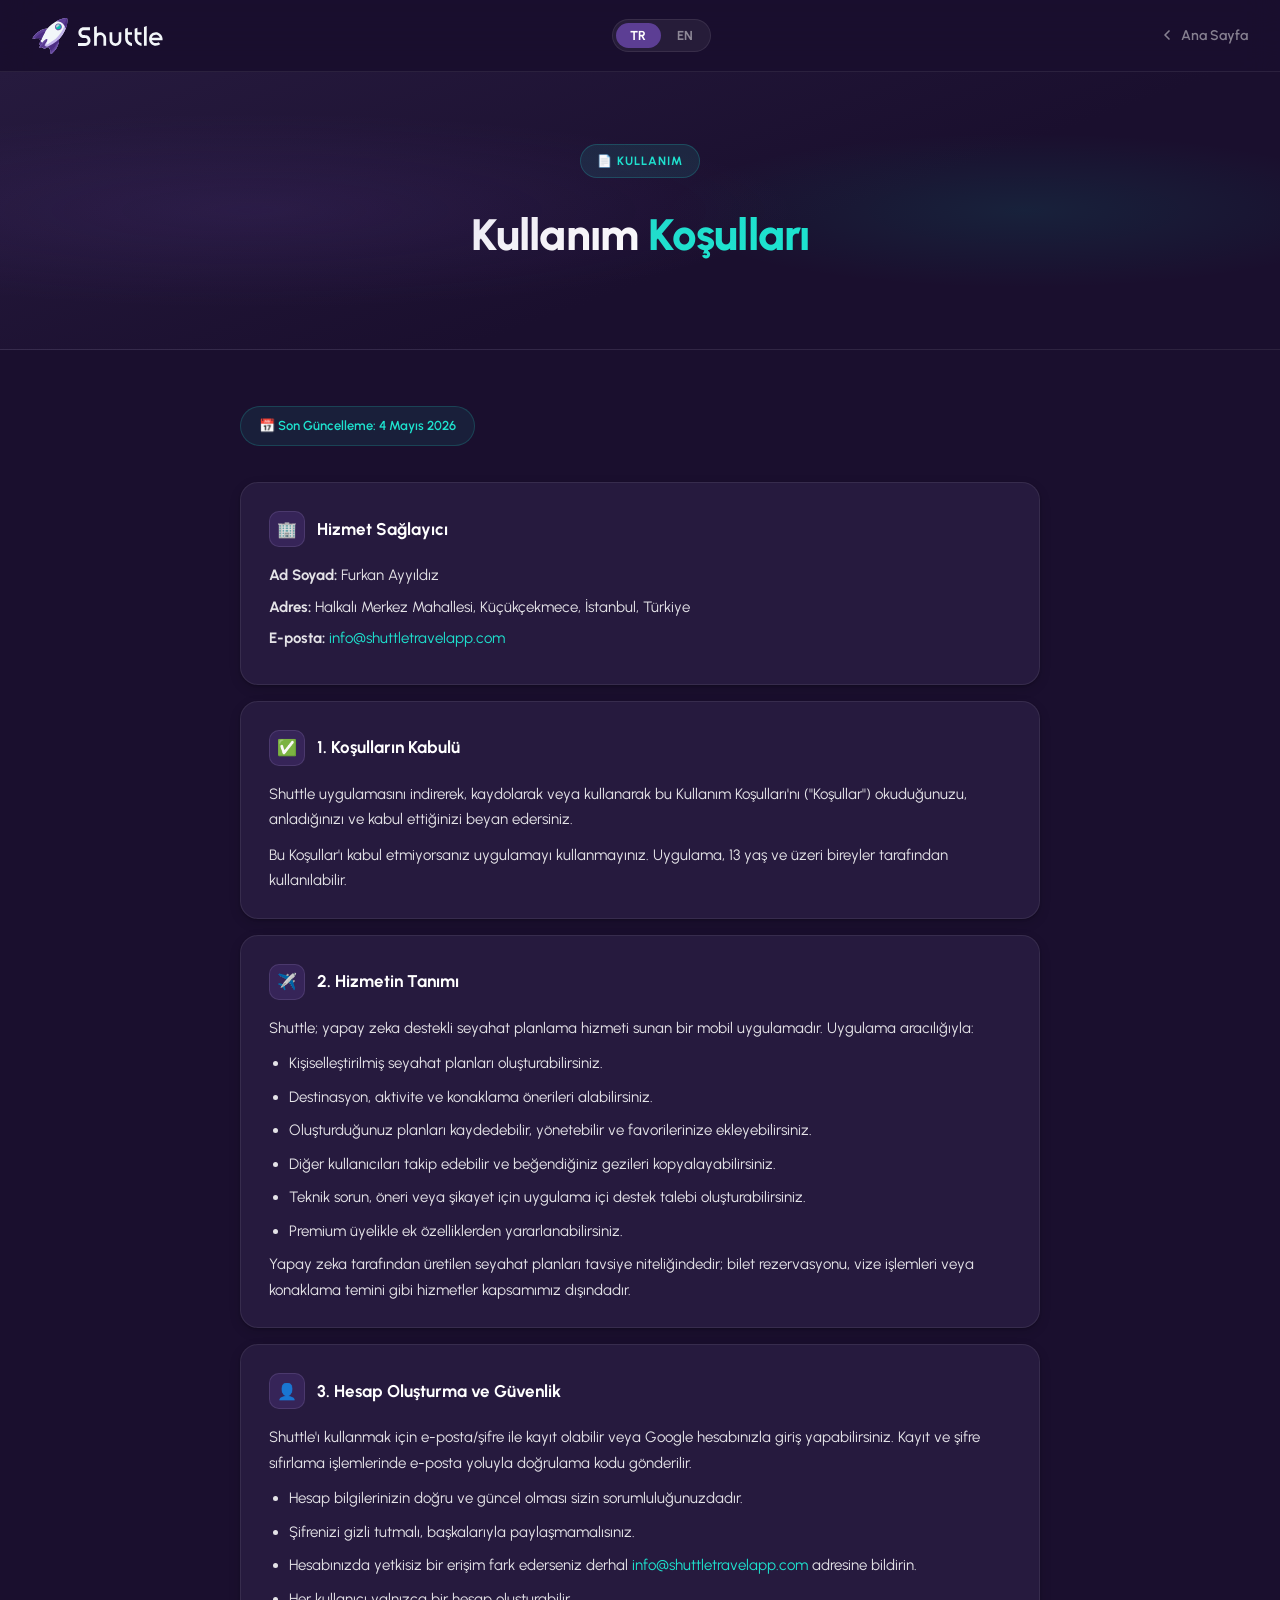
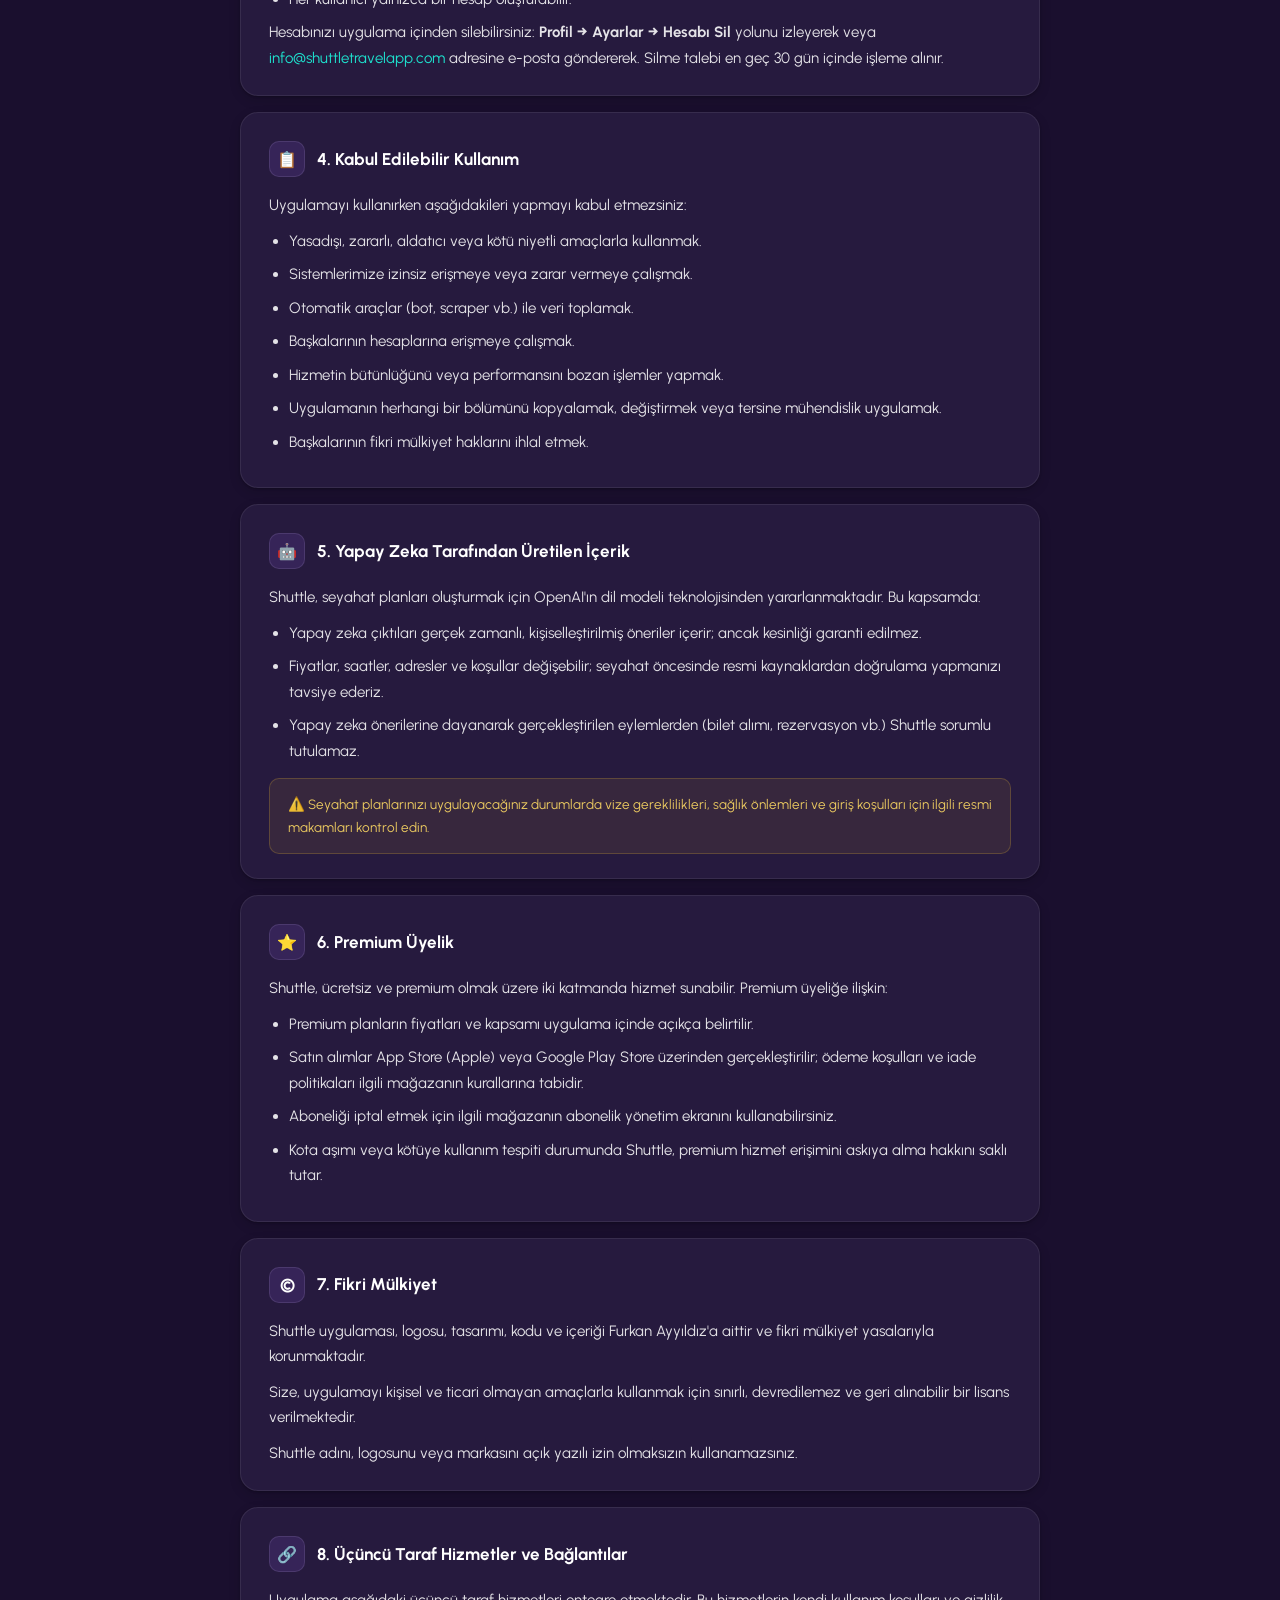
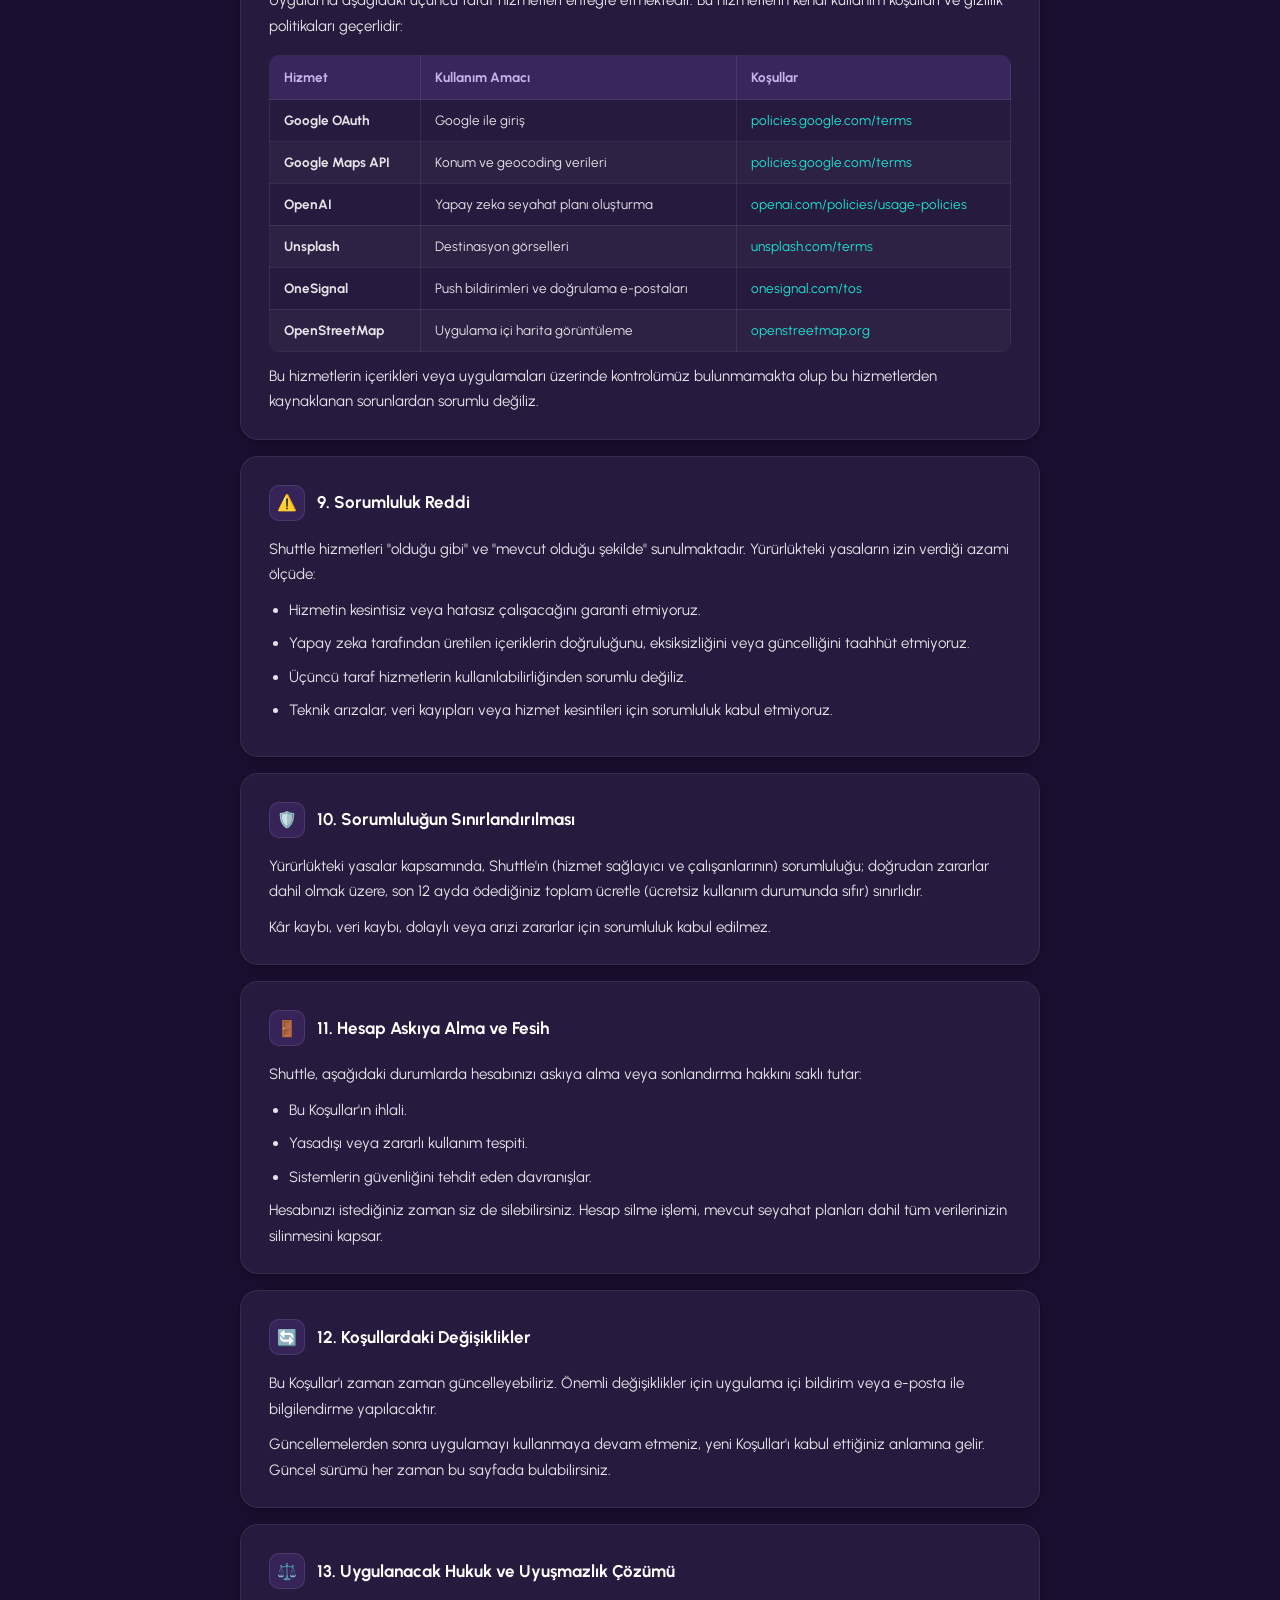
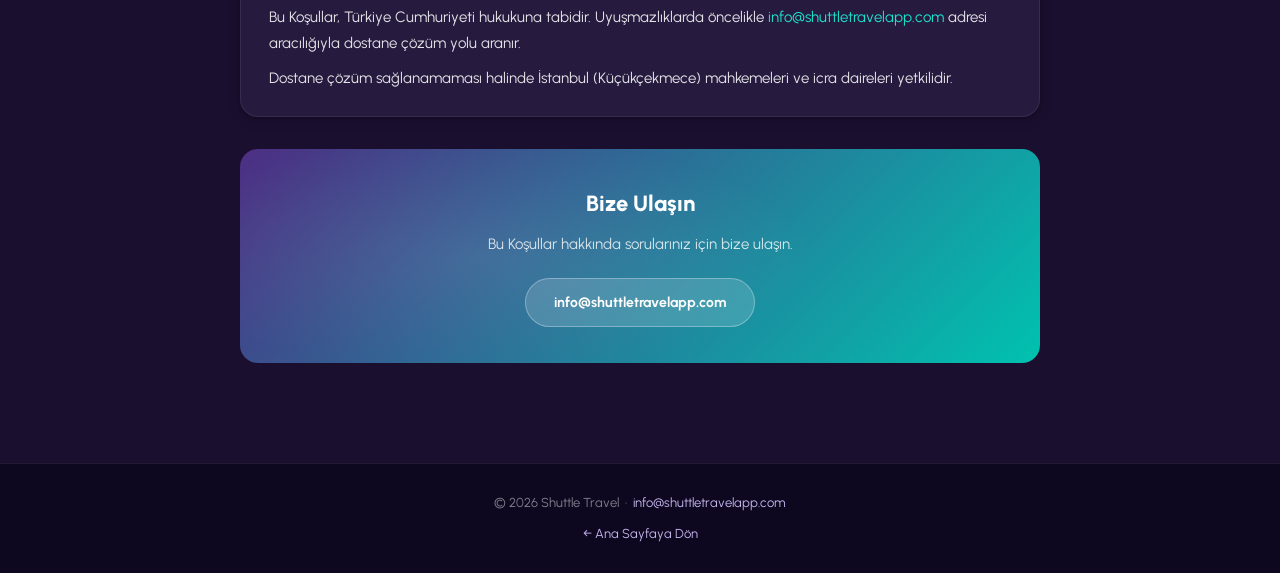
<file: terms_of_use/index.html>
<!DOCTYPE html>
<html lang="tr" data-theme="dark">
<head>
  <meta charset="UTF-8" />
  <meta name="viewport" content="width=device-width, initial-scale=1.0" />
  <title>Kullanım Koşulları / Terms of Use – Shuttle Travel</title>
  <meta name="description" content="Shuttle uygulaması kullanım koşulları. Terms of Use for the Shuttle travel planning app." />

  <link rel="preconnect" href="https://fonts.googleapis.com">
  <link rel="preconnect" href="https://fonts.gstatic.com" crossorigin>
  <link href="https://fonts.googleapis.com/css2?family=Urbanist:wght@400;500;600;700;800&display=swap" rel="stylesheet">
  <link rel="canonical" href="https://shuttletravelapp.com/terms_of_use" />
  <link rel="icon" type="image/svg+xml" href="/assets/shuttle_icon.svg">

  <style>
    /* ── Design tokens (mirrors main site dark theme) ── */
    :root {
      --p-900: #1a0f2e;
      --p-800: #211832;
      --p-700: #362656;
      --p-600: #4d2e83;
      --p-500: #5c3e94;
      --p-400: #6e51a9;
      --p-300: #c4b6ec;
      --p-200: #e3dcf5;
      --t-500: #00c2af;
      --t-400: #1ee3cf;
      --t-300: #b7f8ed;
      --ink:   #211832;
      --ink-2: #5a6574;

      --page-bg:   #1a0f2e;
      --surface:   #1a0f2e;
      --surface-2: #261a3e;
      --surface-hi:#362656;
      --border:    rgba(255,255,255,0.08);
      --text:      rgba(255,255,255,0.88);
      --text-muted:rgba(255,255,255,0.48);
      --accent:    var(--t-400);

      --radius-sm: 10px;
      --radius:    18px;
      --radius-lg: 28px;
      --shadow-sm: 0 1px 2px rgba(0,0,0,0.20), 0 4px 12px rgba(0,0,0,0.14);
      --shadow-md: 0 8px 24px rgba(0,0,0,0.22), 0 2px 4px rgba(0,0,0,0.16);
    }

    * { box-sizing: border-box; margin: 0; padding: 0; }

    body {
      font-family: 'Urbanist', -apple-system, BlinkMacSystemFont, sans-serif;
      background: var(--page-bg);
      color: var(--text);
      line-height: 1.7;
      font-size: 15px;
    }

    /* ── Top bar ── */
    .top-bar {
      position: sticky;
      top: 0;
      z-index: 100;
      display: flex;
      align-items: center;
      justify-content: space-between;
      padding: 0 32px;
      height: 72px;
      background: rgba(26,15,46,0.85);
      backdrop-filter: blur(16px);
      -webkit-backdrop-filter: blur(16px);
      border-bottom: 1px solid var(--border);
    }

    .nav-brand {
      display: flex;
      align-items: center;
      gap: 10px;
      text-decoration: none;
    }

    .brand-icon { width: 36px; height: 36px; }
    .brand-text { height: 20px; }

    .back-link {
      display: inline-flex;
      align-items: center;
      gap: 6px;
      color: var(--text-muted);
      text-decoration: none;
      font-size: 14px;
      font-weight: 600;
      transition: color 0.2s;
    }
    .back-link:hover { color: var(--accent); }
    .back-link svg { width: 16px; height: 16px; }

    .lang-toggle {
      display: flex;
      align-items: center;
      background: rgba(255,255,255,0.06);
      border: 1px solid var(--border);
      border-radius: 100px;
      padding: 3px;
      gap: 2px;
    }

    .lang-toggle button {
      background: none;
      border: none;
      color: var(--text-muted);
      font-family: inherit;
      font-size: 13px;
      font-weight: 700;
      padding: 5px 14px;
      border-radius: 100px;
      cursor: pointer;
      transition: background 0.2s, color 0.2s;
      letter-spacing: 0.03em;
    }

    .lang-toggle button.on {
      background: var(--p-500);
      color: #fff;
    }

    /* ── Page header ── */
    .page-header {
      padding: 72px 24px 64px;
      text-align: center;
      background: linear-gradient(160deg, #261a3e 0%, #1a0f2e 60%);
      border-bottom: 1px solid var(--border);
      position: relative;
      overflow: hidden;
    }

    .page-header::before {
      content: '';
      position: absolute;
      inset: 0;
      background:
        radial-gradient(ellipse 60% 50% at 20% 50%, rgba(92,62,148,0.18) 0%, transparent 70%),
        radial-gradient(ellipse 40% 40% at 80% 50%, rgba(0,194,175,0.10) 0%, transparent 70%);
      pointer-events: none;
    }

    .page-header .eyebrow {
      display: inline-flex;
      align-items: center;
      gap: 8px;
      background: rgba(30,227,207,0.1);
      border: 1px solid rgba(30,227,207,0.2);
      border-radius: 100px;
      padding: 6px 16px;
      font-size: 12px;
      font-weight: 700;
      letter-spacing: 0.08em;
      text-transform: uppercase;
      color: var(--t-400);
      margin-bottom: 20px;
    }

    .page-header h1 {
      font-size: clamp(28px, 5vw, 44px);
      font-weight: 800;
      letter-spacing: -0.02em;
      color: #fff;
      margin-bottom: 12px;
    }

    .page-header h1 span { color: var(--t-400); }

    .page-header .subtitle {
      font-size: 14px;
      color: var(--text-muted);
    }

    /* ── Main content ── */
    main {
      max-width: 840px;
      margin: 0 auto;
      padding: 56px 20px 100px;
    }

    .section-block { display: none; }
    .section-block.visible { display: block; }

    /* ── Policy date badge ── */
    .policy-date {
      display: inline-flex;
      align-items: center;
      gap: 8px;
      background: rgba(30,227,207,0.08);
      border: 1px solid rgba(30,227,207,0.18);
      border-radius: 100px;
      padding: 8px 18px;
      font-size: 13px;
      font-weight: 600;
      color: var(--t-400);
      margin-bottom: 36px;
    }

    /* ── Cards ── */
    .card {
      background: var(--surface-2);
      border: 1px solid var(--border);
      border-radius: var(--radius);
      padding: 28px 28px 24px;
      margin-bottom: 16px;
      box-shadow: var(--shadow-sm);
      transition: border-color 0.2s;
    }

    .card:hover { border-color: rgba(255,255,255,0.14); }

    .card h2 {
      font-size: 17px;
      font-weight: 700;
      color: #fff;
      margin-bottom: 16px;
      display: flex;
      align-items: center;
      gap: 12px;
    }

    .card h2 .icon {
      width: 36px;
      height: 36px;
      background: rgba(92,62,148,0.3);
      border: 1px solid rgba(196,182,236,0.15);
      border-radius: var(--radius-sm);
      display: flex;
      align-items: center;
      justify-content: center;
      font-size: 16px;
      flex-shrink: 0;
    }

    .card p { color: var(--text); margin-bottom: 10px; }
    .card p:last-child { margin-bottom: 0; }

    .card ul, .card ol {
      padding-left: 20px;
      margin-top: 8px;
      margin-bottom: 8px;
    }

    .card li { margin-bottom: 8px; color: var(--text); }
    .card li:last-child { margin-bottom: 0; }

    .card a { color: var(--t-400); text-decoration: none; }
    .card a:hover { text-decoration: underline; }

    /* ── Table ── */
    .data-table {
      width: 100%;
      border-collapse: collapse;
      font-size: 13.5px;
      margin-top: 16px;
      border-radius: var(--radius-sm);
      overflow: hidden;
    }

    .data-table th {
      background: rgba(92,62,148,0.35);
      color: var(--p-300);
      font-weight: 700;
      text-align: left;
      padding: 10px 14px;
      border: 1px solid rgba(196,182,236,0.12);
    }

    .data-table td {
      padding: 9px 14px;
      border: 1px solid var(--border);
      vertical-align: top;
      color: var(--text);
    }

    .data-table tr:nth-child(even) td {
      background: rgba(255,255,255,0.03);
    }

    .data-table a { color: var(--t-400); text-decoration: none; }
    .data-table a:hover { text-decoration: underline; }

    /* ── Highlight box ── */
    .highlight-box {
      background: rgba(255,200,50,0.08);
      border: 1px solid rgba(255,200,50,0.2);
      border-radius: var(--radius-sm);
      padding: 14px 18px;
      font-size: 13.5px;
      color: rgba(255,220,100,0.9);
      margin-top: 14px;
    }

    /* ── Contact box ── */
    .contact-box {
      background: linear-gradient(135deg, var(--p-600) 0%, var(--t-500) 100%);
      border-radius: var(--radius);
      padding: 36px 28px;
      text-align: center;
      margin-top: 32px;
      position: relative;
      overflow: hidden;
    }

    .contact-box::before {
      content: '';
      position: absolute;
      inset: 0;
      background: radial-gradient(ellipse 60% 80% at 30% 50%, rgba(255,255,255,0.08) 0%, transparent 70%);
      pointer-events: none;
    }

    .contact-box h2 {
      font-size: 22px;
      font-weight: 800;
      color: #fff;
      margin-bottom: 10px;
    }

    .contact-box p { color: rgba(255,255,255,0.8); margin-bottom: 20px; }

    .contact-box a {
      display: inline-block;
      background: rgba(255,255,255,0.15);
      border: 1px solid rgba(255,255,255,0.3);
      color: #fff;
      font-weight: 700;
      padding: 12px 28px;
      border-radius: 100px;
      text-decoration: none;
      font-size: 14px;
      transition: background 0.2s;
    }

    .contact-box a:hover { background: rgba(255,255,255,0.25); }

    /* ── Page footer ── */
    .page-footer {
      text-align: center;
      color: var(--text-muted);
      font-size: 13px;
      padding: 28px 24px;
      border-top: 1px solid var(--border);
      background: #0d0820;
    }

    .page-footer a { color: var(--p-300); text-decoration: none; }
    .page-footer a:hover { color: var(--t-400); }

    /* ── Responsive ── */
    @media (max-width: 600px) {
      .top-bar { padding: 0 16px; }
      .page-header { padding: 56px 16px 48px; }
      .card { padding: 20px 16px; }
      .data-table { font-size: 12px; }
      .back-link span { display: none; }
    }
  </style>
</head>
<body>

<!-- TOP BAR -->
<header class="top-bar">
  <a href="/" class="nav-brand">
    <img class="brand-icon" src="/assets/shuttle_icon.svg" alt="">
    <img class="brand-text" src="/assets/shuttle_white_text.svg" alt="Shuttle">
  </a>

  <div class="lang-toggle">
    <button class="on" id="btn-tr" onclick="switchLang('tr')">TR</button>
    <button id="btn-en" onclick="switchLang('en')">EN</button>
  </div>

  <a href="/" class="back-link" id="back-link">
    <svg viewBox="0 0 24 24" fill="none" stroke="currentColor" stroke-width="2.5" stroke-linecap="round" stroke-linejoin="round">
      <polyline points="15 18 9 12 15 6"/>
    </svg>
    <span>Ana Sayfa</span>
  </a>
</header>

<!-- PAGE HEADER -->
<div class="page-header">
  <div class="eyebrow" id="header-eyebrow">📄 Kullanım</div>
  <h1 id="header-title">Kullanım <span>Koşulları</span></h1>
  <div class="subtitle" id="header-subtitle"></div>
</div>

<main>

  <!-- ======================== TURKISH ======================== -->
  <div class="section-block visible" id="section-tr">

    <div class="policy-date">📅 Son Güncelleme: 4 Mayıs 2026</div>

    <!-- Hizmet Sağlayıcı -->
    <div class="card">
      <h2><span class="icon">🏢</span> Hizmet Sağlayıcı</h2>
      <ul style="list-style:none; padding:0;">
        <li style="margin-bottom:6px;"><strong>Ad Soyad:</strong> Furkan Ayyıldız</li>
        <li style="margin-bottom:6px;"><strong>Adres:</strong> Halkalı Merkez Mahallesi, Küçükçekmece, İstanbul, Türkiye</li>
        <li><strong>E-posta:</strong> <a href="mailto:info@shuttletravelapp.com">info@shuttletravelapp.com</a></li>
      </ul>
    </div>

    <!-- 1. Kabul -->
    <div class="card">
      <h2><span class="icon">✅</span> 1. Koşulların Kabulü</h2>
      <p>Shuttle uygulamasını indirerek, kaydolarak veya kullanarak bu Kullanım Koşulları'nı ("Koşullar") okuduğunuzu, anladığınızı ve kabul ettiğinizi beyan edersiniz.</p>
      <p>Bu Koşullar'ı kabul etmiyorsanız uygulamayı kullanmayınız. Uygulama, 13 yaş ve üzeri bireyler tarafından kullanılabilir.</p>
    </div>

    <!-- 2. Hizmet -->
    <div class="card">
      <h2><span class="icon">✈️</span> 2. Hizmetin Tanımı</h2>
      <p>Shuttle; yapay zeka destekli seyahat planlama hizmeti sunan bir mobil uygulamadır. Uygulama aracılığıyla:</p>
      <ul>
        <li>Kişiselleştirilmiş seyahat planları oluşturabilirsiniz.</li>
        <li>Destinasyon, aktivite ve konaklama önerileri alabilirsiniz.</li>
        <li>Oluşturduğunuz planları kaydedebilir, yönetebilir ve favorilerinize ekleyebilirsiniz.</li>
        <li>Diğer kullanıcıları takip edebilir ve beğendiğiniz gezileri kopyalayabilirsiniz.</li>
        <li>Teknik sorun, öneri veya şikayet için uygulama içi destek talebi oluşturabilirsiniz.</li>
        <li>Premium üyelikle ek özelliklerden yararlanabilirsiniz.</li>
      </ul>
      <p>Yapay zeka tarafından üretilen seyahat planları tavsiye niteliğindedir; bilet rezervasyonu, vize işlemleri veya konaklama temini gibi hizmetler kapsamımız dışındadır.</p>
    </div>

    <!-- 3. Hesap -->
    <div class="card">
      <h2><span class="icon">👤</span> 3. Hesap Oluşturma ve Güvenlik</h2>
      <p>Shuttle'ı kullanmak için e-posta/şifre ile kayıt olabilir veya Google hesabınızla giriş yapabilirsiniz. Kayıt ve şifre sıfırlama işlemlerinde e-posta yoluyla doğrulama kodu gönderilir.</p>
      <ul>
        <li>Hesap bilgilerinizin doğru ve güncel olması sizin sorumluluğunuzdadır.</li>
        <li>Şifrenizi gizli tutmalı, başkalarıyla paylaşmamalısınız.</li>
        <li>Hesabınızda yetkisiz bir erişim fark ederseniz derhal <a href="mailto:info@shuttletravelapp.com">info@shuttletravelapp.com</a> adresine bildirin.</li>
        <li>Her kullanıcı yalnızca bir hesap oluşturabilir.</li>
      </ul>
      <p>Hesabınızı uygulama içinden silebilirsiniz: <strong>Profil → Ayarlar → Hesabı Sil</strong> yolunu izleyerek veya <a href="mailto:info@shuttletravelapp.com">info@shuttletravelapp.com</a> adresine e-posta göndererek. Silme talebi en geç 30 gün içinde işleme alınır.</p>
    </div>

    <!-- 4. Kullanım Kuralları -->
    <div class="card">
      <h2><span class="icon">📋</span> 4. Kabul Edilebilir Kullanım</h2>
      <p>Uygulamayı kullanırken aşağıdakileri yapmayı kabul etmezsiniz:</p>
      <ul>
        <li>Yasadışı, zararlı, aldatıcı veya kötü niyetli amaçlarla kullanmak.</li>
        <li>Sistemlerimize izinsiz erişmeye veya zarar vermeye çalışmak.</li>
        <li>Otomatik araçlar (bot, scraper vb.) ile veri toplamak.</li>
        <li>Başkalarının hesaplarına erişmeye çalışmak.</li>
        <li>Hizmetin bütünlüğünü veya performansını bozan işlemler yapmak.</li>
        <li>Uygulamanın herhangi bir bölümünü kopyalamak, değiştirmek veya tersine mühendislik uygulamak.</li>
        <li>Başkalarının fikri mülkiyet haklarını ihlal etmek.</li>
      </ul>
    </div>

    <!-- 5. Yapay Zeka İçeriği -->
    <div class="card">
      <h2><span class="icon">🤖</span> 5. Yapay Zeka Tarafından Üretilen İçerik</h2>
      <p>Shuttle, seyahat planları oluşturmak için OpenAI'ın dil modeli teknolojisinden yararlanmaktadır. Bu kapsamda:</p>
      <ul>
        <li>Yapay zeka çıktıları gerçek zamanlı, kişiselleştirilmiş öneriler içerir; ancak kesinliği garanti edilmez.</li>
        <li>Fiyatlar, saatler, adresler ve koşullar değişebilir; seyahat öncesinde resmi kaynaklardan doğrulama yapmanızı tavsiye ederiz.</li>
        <li>Yapay zeka önerilerine dayanarak gerçekleştirilen eylemlerden (bilet alımı, rezervasyon vb.) Shuttle sorumlu tutulamaz.</li>
      </ul>
      <div class="highlight-box">
        ⚠️ Seyahat planlarınızı uygulayacağınız durumlarda vize gereklilikleri, sağlık önlemleri ve giriş koşulları için ilgili resmi makamları kontrol edin.
      </div>
    </div>

    <!-- 6. Premium -->
    <div class="card">
      <h2><span class="icon">⭐</span> 6. Premium Üyelik</h2>
      <p>Shuttle, ücretsiz ve premium olmak üzere iki katmanda hizmet sunabilir. Premium üyeliğe ilişkin:</p>
      <ul>
        <li>Premium planların fiyatları ve kapsamı uygulama içinde açıkça belirtilir.</li>
        <li>Satın alımlar App Store (Apple) veya Google Play Store üzerinden gerçekleştirilir; ödeme koşulları ve iade politikaları ilgili mağazanın kurallarına tabidir.</li>
        <li>Aboneliği iptal etmek için ilgili mağazanın abonelik yönetim ekranını kullanabilirsiniz.</li>
        <li>Kota aşımı veya kötüye kullanım tespiti durumunda Shuttle, premium hizmet erişimini askıya alma hakkını saklı tutar.</li>
      </ul>
    </div>

    <!-- 7. Fikri Mülkiyet -->
    <div class="card">
      <h2><span class="icon">©️</span> 7. Fikri Mülkiyet</h2>
      <p>Shuttle uygulaması, logosu, tasarımı, kodu ve içeriği Furkan Ayyıldız'a aittir ve fikri mülkiyet yasalarıyla korunmaktadır.</p>
      <p>Size, uygulamayı kişisel ve ticari olmayan amaçlarla kullanmak için sınırlı, devredilemez ve geri alınabilir bir lisans verilmektedir.</p>
      <p>Shuttle adını, logosunu veya markasını açık yazılı izin olmaksızın kullanamazsınız.</p>
    </div>

    <!-- 8. Üçüncü Taraf Hizmetler -->
    <div class="card">
      <h2><span class="icon">🔗</span> 8. Üçüncü Taraf Hizmetler ve Bağlantılar</h2>
      <p>Uygulama aşağıdaki üçüncü taraf hizmetleri entegre etmektedir. Bu hizmetlerin kendi kullanım koşulları ve gizlilik politikaları geçerlidir:</p>
      <table class="data-table">
        <thead>
          <tr><th>Hizmet</th><th>Kullanım Amacı</th><th>Koşullar</th></tr>
        </thead>
        <tbody>
          <tr><td><strong>Google OAuth</strong></td><td>Google ile giriş</td><td><a href="https://policies.google.com/terms" target="_blank" rel="noopener">policies.google.com/terms</a></td></tr>
          <tr><td><strong>Google Maps API</strong></td><td>Konum ve geocoding verileri</td><td><a href="https://policies.google.com/terms" target="_blank" rel="noopener">policies.google.com/terms</a></td></tr>
          <tr><td><strong>OpenAI</strong></td><td>Yapay zeka seyahat planı oluşturma</td><td><a href="https://openai.com/policies/usage-policies" target="_blank" rel="noopener">openai.com/policies/usage-policies</a></td></tr>
          <tr><td><strong>Unsplash</strong></td><td>Destinasyon görselleri</td><td><a href="https://unsplash.com/terms" target="_blank" rel="noopener">unsplash.com/terms</a></td></tr>
          <tr><td><strong>OneSignal</strong></td><td>Push bildirimleri ve doğrulama e-postaları</td><td><a href="https://onesignal.com/tos" target="_blank" rel="noopener">onesignal.com/tos</a></td></tr>
          <tr><td><strong>OpenStreetMap</strong></td><td>Uygulama içi harita görüntüleme</td><td><a href="https://wiki.openstreetmap.org/wiki/Tile_usage_policy" target="_blank" rel="noopener">openstreetmap.org</a></td></tr>
        </tbody>
      </table>
      <p style="margin-top:12px;">Bu hizmetlerin içerikleri veya uygulamaları üzerinde kontrolümüz bulunmamakta olup bu hizmetlerden kaynaklanan sorunlardan sorumlu değiliz.</p>
    </div>

    <!-- 9. Sorumluluk Reddi -->
    <div class="card">
      <h2><span class="icon">⚠️</span> 9. Sorumluluk Reddi</h2>
      <p>Shuttle hizmetleri "olduğu gibi" ve "mevcut olduğu şekilde" sunulmaktadır. Yürürlükteki yasaların izin verdiği azami ölçüde:</p>
      <ul>
        <li>Hizmetin kesintisiz veya hatasız çalışacağını garanti etmiyoruz.</li>
        <li>Yapay zeka tarafından üretilen içeriklerin doğruluğunu, eksiksizliğini veya güncelliğini taahhüt etmiyoruz.</li>
        <li>Üçüncü taraf hizmetlerin kullanılabilirliğinden sorumlu değiliz.</li>
        <li>Teknik arızalar, veri kayıpları veya hizmet kesintileri için sorumluluk kabul etmiyoruz.</li>
      </ul>
    </div>

    <!-- 10. Sorumluluğun Sınırlandırılması -->
    <div class="card">
      <h2><span class="icon">🛡️</span> 10. Sorumluluğun Sınırlandırılması</h2>
      <p>Yürürlükteki yasalar kapsamında, Shuttle'ın (hizmet sağlayıcı ve çalışanlarının) sorumluluğu; doğrudan zararlar dahil olmak üzere, son 12 ayda ödediğiniz toplam ücretle (ücretsiz kullanım durumunda sıfır) sınırlıdır.</p>
      <p>Kâr kaybı, veri kaybı, dolaylı veya arızi zararlar için sorumluluk kabul edilmez.</p>
    </div>

    <!-- 11. Fesih -->
    <div class="card">
      <h2><span class="icon">🚪</span> 11. Hesap Askıya Alma ve Fesih</h2>
      <p>Shuttle, aşağıdaki durumlarda hesabınızı askıya alma veya sonlandırma hakkını saklı tutar:</p>
      <ul>
        <li>Bu Koşullar'ın ihlali.</li>
        <li>Yasadışı veya zararlı kullanım tespiti.</li>
        <li>Sistemlerin güvenliğini tehdit eden davranışlar.</li>
      </ul>
      <p>Hesabınızı istediğiniz zaman siz de silebilirsiniz. Hesap silme işlemi, mevcut seyahat planları dahil tüm verilerinizin silinmesini kapsar.</p>
    </div>

    <!-- 12. Değişiklikler -->
    <div class="card">
      <h2><span class="icon">🔄</span> 12. Koşullardaki Değişiklikler</h2>
      <p>Bu Koşullar'ı zaman zaman güncelleyebiliriz. Önemli değişiklikler için uygulama içi bildirim veya e-posta ile bilgilendirme yapılacaktır.</p>
      <p>Güncellemelerden sonra uygulamayı kullanmaya devam etmeniz, yeni Koşullar'ı kabul ettiğiniz anlamına gelir. Güncel sürümü her zaman bu sayfada bulabilirsiniz.</p>
    </div>

    <!-- 13. Uygulanacak Hukuk -->
    <div class="card">
      <h2><span class="icon">⚖️</span> 13. Uygulanacak Hukuk ve Uyuşmazlık Çözümü</h2>
      <p>Bu Koşullar, Türkiye Cumhuriyeti hukukuna tabidir. Uyuşmazlıklarda öncelikle <a href="mailto:info@shuttletravelapp.com">info@shuttletravelapp.com</a> adresi aracılığıyla dostane çözüm yolu aranır.</p>
      <p>Dostane çözüm sağlanamaması halinde İstanbul (Küçükçekmece) mahkemeleri ve icra daireleri yetkilidir.</p>
    </div>

    <!-- İletişim -->
    <div class="contact-box">
      <h2>Bize Ulaşın</h2>
      <p>Bu Koşullar hakkında sorularınız için bize ulaşın.</p>
      <a href="mailto:info@shuttletravelapp.com">info@shuttletravelapp.com</a>
    </div>

  </div>
  <!-- ======================== /TURKISH ======================== -->

  <!-- ======================== ENGLISH ======================== -->
  <div class="section-block" id="section-en">

    <div class="policy-date">📅 Last Updated: May 4, 2026</div>

    <!-- Service Provider -->
    <div class="card">
      <h2><span class="icon">🏢</span> Service Provider</h2>
      <ul style="list-style:none; padding:0;">
        <li style="margin-bottom:6px;"><strong>Name:</strong> Furkan Ayyıldız</li>
        <li style="margin-bottom:6px;"><strong>Address:</strong> Halkalı Merkez Mahallesi, Küçükçekmece, İstanbul, Turkey</li>
        <li><strong>Email:</strong> <a href="mailto:info@shuttletravelapp.com">info@shuttletravelapp.com</a></li>
      </ul>
    </div>

    <!-- 1. Acceptance -->
    <div class="card">
      <h2><span class="icon">✅</span> 1. Acceptance of Terms</h2>
      <p>By downloading, registering for, or using the Shuttle app, you confirm that you have read, understood, and agree to be bound by these Terms of Use ("Terms").</p>
      <p>If you do not agree to these Terms, please do not use the app. The app is intended for users aged 13 and older.</p>
    </div>

    <!-- 2. Service Description -->
    <div class="card">
      <h2><span class="icon">✈️</span> 2. Service Description</h2>
      <p>Shuttle is a mobile application offering AI-powered travel planning. Through the app, you can:</p>
      <ul>
        <li>Generate personalized travel itineraries.</li>
        <li>Receive destination, activity, and accommodation suggestions.</li>
        <li>Save, manage, and favorite your travel plans.</li>
        <li>Follow other users and copy trips you find interesting.</li>
        <li>Submit support tickets for technical issues, feature requests, or complaints.</li>
        <li>Access premium features with a paid subscription.</li>
      </ul>
      <p>AI-generated travel plans are advisory in nature. Services such as ticket booking, visa processing, or accommodation reservations are outside the scope of this app.</p>
    </div>

    <!-- 3. Account -->
    <div class="card">
      <h2><span class="icon">👤</span> 3. Account Registration &amp; Security</h2>
      <p>You may create an account using email/password or sign in via your Google account. Verification codes are sent by email during registration and password reset flows.</p>
      <ul>
        <li>You are responsible for keeping your account information accurate and up to date.</li>
        <li>Keep your password confidential and do not share it with others.</li>
        <li>If you notice unauthorized access to your account, notify us immediately at <a href="mailto:info@shuttletravelapp.com">info@shuttletravelapp.com</a>.</li>
        <li>Each user may register only one account.</li>
      </ul>
      <p>You can delete your account in-app via <strong>Profile → Settings → Delete Account</strong>, or by emailing <a href="mailto:info@shuttletravelapp.com">info@shuttletravelapp.com</a>. Deletion requests are processed within 30 days.</p>
    </div>

    <!-- 4. Acceptable Use -->
    <div class="card">
      <h2><span class="icon">📋</span> 4. Acceptable Use</h2>
      <p>By using the app, you agree not to:</p>
      <ul>
        <li>Use it for unlawful, harmful, deceptive, or malicious purposes.</li>
        <li>Attempt to gain unauthorized access to or damage our systems.</li>
        <li>Use automated tools (bots, scrapers, etc.) to collect data.</li>
        <li>Attempt to access other users' accounts.</li>
        <li>Perform actions that disrupt the integrity or performance of the service.</li>
        <li>Copy, modify, or reverse-engineer any part of the application.</li>
        <li>Infringe on the intellectual property rights of others.</li>
      </ul>
    </div>

    <!-- 5. AI-Generated Content -->
    <div class="card">
      <h2><span class="icon">🤖</span> 5. AI-Generated Content</h2>
      <p>Shuttle uses OpenAI's language model technology to generate travel plans. In this context:</p>
      <ul>
        <li>AI outputs provide real-time, personalized suggestions; however, their accuracy is not guaranteed.</li>
        <li>Prices, hours, addresses, and conditions may change. We recommend verifying with official sources before travel.</li>
        <li>Shuttle is not liable for actions taken based on AI recommendations (e.g., ticket purchases, reservations).</li>
      </ul>
      <div class="highlight-box">
        ⚠️ Before acting on travel plans, check visa requirements, health advisories, and entry conditions with the relevant official authorities.
      </div>
    </div>

    <!-- 6. Premium -->
    <div class="card">
      <h2><span class="icon">⭐</span> 6. Premium Subscription</h2>
      <p>Shuttle may offer free and premium service tiers. Regarding premium subscriptions:</p>
      <ul>
        <li>Pricing and features of premium plans are clearly stated within the app.</li>
        <li>Purchases are made through the App Store (Apple) or Google Play Store; payment terms and refund policies are governed by the respective store's rules.</li>
        <li>To cancel a subscription, use the subscription management screen in the relevant store.</li>
        <li>Shuttle reserves the right to suspend premium access in cases of quota abuse or misuse.</li>
      </ul>
    </div>

    <!-- 7. Intellectual Property -->
    <div class="card">
      <h2><span class="icon">©️</span> 7. Intellectual Property</h2>
      <p>The Shuttle app, its logo, design, code, and content are owned by Furkan Ayyıldız and are protected by intellectual property laws.</p>
      <p>You are granted a limited, non-transferable, revocable license to use the app for personal, non-commercial purposes.</p>
      <p>You may not use the Shuttle name, logo, or brand without prior written permission.</p>
    </div>

    <!-- 8. Third-Party Services -->
    <div class="card">
      <h2><span class="icon">🔗</span> 8. Third-Party Services &amp; Links</h2>
      <p>The app integrates the following third-party services, each governed by their own terms and privacy policies:</p>
      <table class="data-table">
        <thead>
          <tr><th>Service</th><th>Purpose</th><th>Terms</th></tr>
        </thead>
        <tbody>
          <tr><td><strong>Google OAuth</strong></td><td>Sign in with Google</td><td><a href="https://policies.google.com/terms" target="_blank" rel="noopener">policies.google.com/terms</a></td></tr>
          <tr><td><strong>Google Maps API</strong></td><td>Location and geocoding data</td><td><a href="https://policies.google.com/terms" target="_blank" rel="noopener">policies.google.com/terms</a></td></tr>
          <tr><td><strong>OpenAI</strong></td><td>AI travel plan generation</td><td><a href="https://openai.com/policies/usage-policies" target="_blank" rel="noopener">openai.com/policies/usage-policies</a></td></tr>
          <tr><td><strong>Unsplash</strong></td><td>Destination photos</td><td><a href="https://unsplash.com/terms" target="_blank" rel="noopener">unsplash.com/terms</a></td></tr>
          <tr><td><strong>OneSignal</strong></td><td>Push notifications and verification emails</td><td><a href="https://onesignal.com/tos" target="_blank" rel="noopener">onesignal.com/tos</a></td></tr>
          <tr><td><strong>OpenStreetMap</strong></td><td>In-app map display</td><td><a href="https://wiki.openstreetmap.org/wiki/Tile_usage_policy" target="_blank" rel="noopener">openstreetmap.org</a></td></tr>
        </tbody>
      </table>
      <p style="margin-top:12px;">We have no control over the content or practices of these services and are not responsible for any issues arising from them.</p>
    </div>

    <!-- 9. Disclaimer -->
    <div class="card">
      <h2><span class="icon">⚠️</span> 9. Disclaimer of Warranties</h2>
      <p>Shuttle services are provided "as is" and "as available." To the maximum extent permitted by applicable law:</p>
      <ul>
        <li>We do not guarantee uninterrupted or error-free operation of the service.</li>
        <li>We make no warranty regarding the accuracy, completeness, or timeliness of AI-generated content.</li>
        <li>We are not responsible for the availability of third-party services.</li>
        <li>We accept no liability for technical failures, data loss, or service interruptions.</li>
      </ul>
    </div>

    <!-- 10. Limitation of Liability -->
    <div class="card">
      <h2><span class="icon">🛡️</span> 10. Limitation of Liability</h2>
      <p>To the extent permitted by applicable law, Shuttle's (the service provider's and its affiliates') total liability is limited to the amount you have paid in the preceding 12 months (or zero for free users).</p>
      <p>We are not liable for loss of profits, data loss, indirect, or incidental damages.</p>
    </div>

    <!-- 11. Termination -->
    <div class="card">
      <h2><span class="icon">🚪</span> 11. Account Suspension &amp; Termination</h2>
      <p>Shuttle reserves the right to suspend or terminate your account in the following circumstances:</p>
      <ul>
        <li>Violation of these Terms.</li>
        <li>Detection of unlawful or harmful use.</li>
        <li>Behavior that threatens the security of our systems.</li>
      </ul>
      <p>You may also delete your account at any time. Deleting your account includes the deletion of all your data, including saved travel plans.</p>
    </div>

    <!-- 12. Changes -->
    <div class="card">
      <h2><span class="icon">🔄</span> 12. Changes to These Terms</h2>
      <p>We may update these Terms from time to time. For significant changes, we will notify you via in-app notification or email.</p>
      <p>Continued use of the app after updates constitutes acceptance of the new Terms. The current version will always be available on this page.</p>
    </div>

    <!-- 13. Governing Law -->
    <div class="card">
      <h2><span class="icon">⚖️</span> 13. Governing Law &amp; Dispute Resolution</h2>
      <p>These Terms are governed by the laws of the Republic of Turkey. In the event of a dispute, the parties will first seek an amicable resolution via <a href="mailto:info@shuttletravelapp.com">info@shuttletravelapp.com</a>.</p>
      <p>If an amicable solution cannot be reached, the courts and enforcement offices of İstanbul (Küçükçekmece) shall have jurisdiction.</p>
    </div>

    <!-- Contact -->
    <div class="contact-box">
      <h2>Contact Us</h2>
      <p>If you have any questions about these Terms, please get in touch.</p>
      <a href="mailto:info@shuttletravelapp.com">info@shuttletravelapp.com</a>
    </div>

  </div>
  <!-- ======================== /ENGLISH ======================== -->

</main>

<footer class="page-footer">
  <p>&copy; 2026 Shuttle Travel &nbsp;·&nbsp; <a href="mailto:info@shuttletravelapp.com">info@shuttletravelapp.com</a></p>
  <p style="margin-top:8px;"><a href="/" id="footer-back">← Ana Sayfaya Dön</a></p>
</footer>

<script>
  const strings = {
    tr: {
      eyebrow:  '📄 Kullanım',
      title:    'Kullanım <span>Koşulları</span>',
      subtitle: '',
      back:     'Ana Sayfa',
      footerBack: '← Ana Sayfaya Dön'
    },
    en: {
      eyebrow:  '📄 Terms',
      title:    'Terms of <span>Use</span>',
      subtitle: '',
      back:     'Home',
      footerBack: '← Back to Home'
    }
  };

  const urlLang = new URLSearchParams(location.search).get('lang');
  let currentLang = (urlLang === 'tr' || urlLang === 'en') ? urlLang
    : (localStorage.getItem('shuttle_lang')
      || ((navigator.language || '').toLowerCase().startsWith('tr') ? 'tr' : 'en'));

  function switchLang(lang) {
    currentLang = lang;
    localStorage.setItem('shuttle_lang', lang);

    document.getElementById('section-tr').classList.toggle('visible', lang === 'tr');
    document.getElementById('section-en').classList.toggle('visible', lang === 'en');
    document.getElementById('btn-tr').classList.toggle('on', lang === 'tr');
    document.getElementById('btn-en').classList.toggle('on', lang === 'en');
    document.documentElement.lang = lang;

    const s = strings[lang];
    document.getElementById('header-eyebrow').textContent = s.eyebrow;
    document.getElementById('header-title').innerHTML = s.title;
    document.getElementById('header-subtitle').textContent = s.subtitle;
    document.querySelector('#back-link span').textContent = s.back;
    document.getElementById('footer-back').textContent = s.footerBack;
  }

  switchLang(currentLang);
</script>

</body>
</html>
</file>
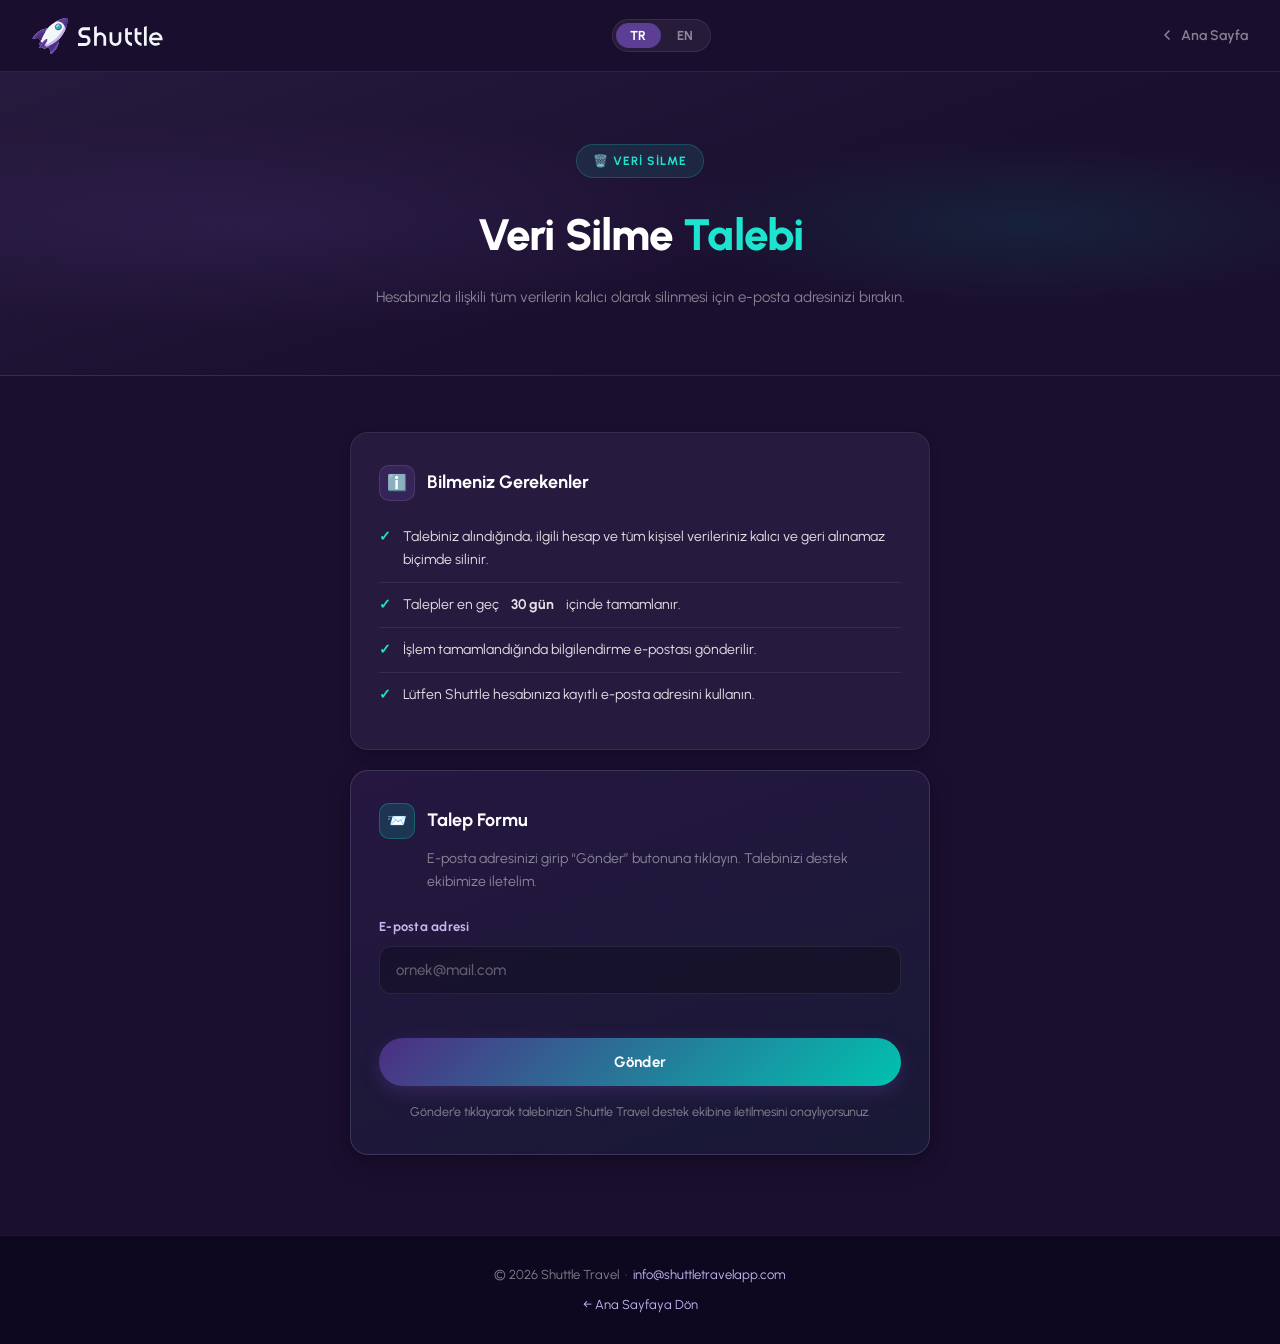
<file: data_deletion_request.html>
<!DOCTYPE html>
<html lang="tr" data-theme="dark">
<head>
  <meta charset="UTF-8" />
  <meta name="viewport" content="width=device-width, initial-scale=1.0" />
  <title>Veri Silme Talebi / Data Deletion Request – Shuttle Travel</title>
  <meta name="description" content="Shuttle Travel hesap ve veri silme talep formu. Submit a data deletion request for your Shuttle Travel account." />

  <link rel="preconnect" href="https://fonts.googleapis.com">
  <link rel="preconnect" href="https://fonts.gstatic.com" crossorigin>
  <link href="https://fonts.googleapis.com/css2?family=Urbanist:wght@400;500;600;700;800&display=swap" rel="stylesheet">
  <link rel="icon" type="image/svg+xml" href="assets/shuttle_icon.svg">

  <style>
    :root {
      --p-900: #1a0f2e;
      --p-800: #211832;
      --p-700: #362656;
      --p-600: #4d2e83;
      --p-500: #5c3e94;
      --p-400: #6e51a9;
      --p-300: #c4b6ec;
      --p-200: #e3dcf5;
      --t-500: #00c2af;
      --t-400: #1ee3cf;
      --t-300: #b7f8ed;

      --page-bg:   #1a0f2e;
      --surface-2: #261a3e;
      --border:    rgba(255,255,255,0.08);
      --text:      rgba(255,255,255,0.88);
      --text-muted:rgba(255,255,255,0.48);
      --accent:    var(--t-400);
      --danger:    #ff6b6b;
      --success:   #1ee3cf;

      --radius-sm: 10px;
      --radius:    18px;
      --shadow-sm: 0 1px 2px rgba(0,0,0,0.20), 0 4px 12px rgba(0,0,0,0.14);
      --shadow-md: 0 8px 24px rgba(0,0,0,0.22), 0 2px 4px rgba(0,0,0,0.16);
    }

    * { box-sizing: border-box; margin: 0; padding: 0; }

    body {
      font-family: 'Urbanist', -apple-system, BlinkMacSystemFont, sans-serif;
      background: var(--page-bg);
      color: var(--text);
      line-height: 1.7;
      font-size: 15px;
      min-height: 100vh;
      display: flex;
      flex-direction: column;
    }

    /* ── Top bar ── */
    .top-bar {
      position: sticky;
      top: 0;
      z-index: 100;
      display: flex;
      align-items: center;
      justify-content: space-between;
      padding: 0 32px;
      height: 72px;
      background: rgba(26,15,46,0.85);
      backdrop-filter: blur(16px);
      -webkit-backdrop-filter: blur(16px);
      border-bottom: 1px solid var(--border);
    }

    .nav-brand {
      display: flex;
      align-items: center;
      gap: 10px;
      text-decoration: none;
    }
    .brand-icon { width: 36px; height: 36px; }
    .brand-text { height: 20px; }

    .back-link {
      display: inline-flex;
      align-items: center;
      gap: 6px;
      color: var(--text-muted);
      text-decoration: none;
      font-size: 14px;
      font-weight: 600;
      transition: color 0.2s;
    }
    .back-link:hover { color: var(--accent); }
    .back-link svg { width: 16px; height: 16px; }

    .lang-toggle {
      display: flex;
      align-items: center;
      background: rgba(255,255,255,0.06);
      border: 1px solid var(--border);
      border-radius: 100px;
      padding: 3px;
      gap: 2px;
    }
    .lang-toggle button {
      background: none;
      border: none;
      color: var(--text-muted);
      font-family: inherit;
      font-size: 13px;
      font-weight: 700;
      padding: 5px 14px;
      border-radius: 100px;
      cursor: pointer;
      transition: background 0.2s, color 0.2s;
      letter-spacing: 0.03em;
    }
    .lang-toggle button.on {
      background: var(--p-500);
      color: #fff;
    }

    /* ── Page header ── */
    .page-header {
      padding: 72px 24px 64px;
      text-align: center;
      background: linear-gradient(160deg, #261a3e 0%, #1a0f2e 60%);
      border-bottom: 1px solid var(--border);
      position: relative;
      overflow: hidden;
    }
    .page-header::before {
      content: '';
      position: absolute;
      inset: 0;
      background:
        radial-gradient(ellipse 60% 50% at 20% 50%, rgba(92,62,148,0.18) 0%, transparent 70%),
        radial-gradient(ellipse 40% 40% at 80% 50%, rgba(0,194,175,0.10) 0%, transparent 70%);
      pointer-events: none;
    }
    .page-header .eyebrow {
      display: inline-flex;
      align-items: center;
      gap: 8px;
      background: rgba(30,227,207,0.1);
      border: 1px solid rgba(30,227,207,0.2);
      border-radius: 100px;
      padding: 6px 16px;
      font-size: 12px;
      font-weight: 700;
      letter-spacing: 0.08em;
      text-transform: uppercase;
      color: var(--t-400);
      margin-bottom: 20px;
      position: relative;
    }
    .page-header h1 {
      font-size: clamp(28px, 5vw, 44px);
      font-weight: 800;
      letter-spacing: -0.02em;
      color: #fff;
      margin-bottom: 12px;
      position: relative;
    }
    .page-header h1 span { color: var(--t-400); }
    .page-header .subtitle {
      font-size: 15px;
      color: var(--text-muted);
      max-width: 560px;
      margin: 0 auto;
      position: relative;
    }

    /* ── Main content ── */
    main {
      flex: 1;
      max-width: 620px;
      width: 100%;
      margin: 0 auto;
      padding: 56px 20px 80px;
    }

    /* ── Cards ── */
    .card {
      background: var(--surface-2);
      border: 1px solid var(--border);
      border-radius: var(--radius);
      padding: 32px 28px;
      margin-bottom: 20px;
      box-shadow: var(--shadow-sm);
    }
    .card h2 {
      font-size: 18px;
      font-weight: 700;
      color: #fff;
      margin-bottom: 14px;
      display: flex;
      align-items: center;
      gap: 12px;
    }
    .card h2 .icon {
      width: 36px;
      height: 36px;
      background: rgba(92,62,148,0.3);
      border: 1px solid rgba(196,182,236,0.15);
      border-radius: var(--radius-sm);
      display: flex;
      align-items: center;
      justify-content: center;
      font-size: 16px;
      flex-shrink: 0;
    }
    .card p { color: var(--text); margin-bottom: 10px; }
    .card p:last-child { margin-bottom: 0; }
    .card a { color: var(--t-400); text-decoration: none; }
    .card a:hover { text-decoration: underline; }

    .info-list {
      list-style: none;
      padding: 0;
      margin-top: 8px;
    }
    .info-list li {
      display: flex;
      gap: 12px;
      padding: 10px 0;
      border-bottom: 1px solid var(--border);
      font-size: 14px;
      color: var(--text);
    }
    .info-list li:last-child { border-bottom: none; }
    .info-list li::before {
      content: '✓';
      color: var(--t-400);
      font-weight: 800;
      flex-shrink: 0;
    }

    /* ── Form ── */
    .form-card {
      background: linear-gradient(160deg, rgba(92,62,148,0.18) 0%, rgba(0,194,175,0.06) 100%);
      border: 1px solid rgba(196,182,236,0.18);
      border-radius: var(--radius);
      padding: 32px 28px;
      box-shadow: var(--shadow-md);
    }
    .form-card h2 {
      font-size: 18px;
      font-weight: 700;
      color: #fff;
      margin-bottom: 8px;
      display: flex;
      align-items: center;
      gap: 12px;
    }
    .form-card h2 .icon {
      width: 36px;
      height: 36px;
      background: rgba(0,194,175,0.18);
      border: 1px solid rgba(30,227,207,0.25);
      border-radius: var(--radius-sm);
      display: flex;
      align-items: center;
      justify-content: center;
      font-size: 16px;
      flex-shrink: 0;
    }
    .form-card .form-lede {
      color: var(--text-muted);
      font-size: 14px;
      margin-bottom: 22px;
      margin-left: 48px;
    }

    .field {
      display: flex;
      flex-direction: column;
      gap: 8px;
      margin-bottom: 18px;
    }
    .field label {
      font-size: 13px;
      font-weight: 700;
      color: var(--p-300);
      letter-spacing: 0.02em;
    }
    .field input[type="email"] {
      width: 100%;
      background: rgba(0,0,0,0.25);
      border: 1.5px solid var(--border);
      border-radius: 12px;
      padding: 14px 16px;
      color: #fff;
      font-family: inherit;
      font-size: 15px;
      font-weight: 500;
      transition: border-color 0.2s, background 0.2s;
      outline: none;
    }
    .field input[type="email"]::placeholder {
      color: rgba(255,255,255,0.32);
    }
    .field input[type="email"]:focus {
      border-color: var(--t-400);
      background: rgba(0,0,0,0.35);
    }
    .field input[type="email"].invalid {
      border-color: var(--danger);
    }

    .field-msg {
      font-size: 13px;
      color: var(--danger);
      min-height: 18px;
      font-weight: 600;
    }

    .submit-btn {
      width: 100%;
      background: linear-gradient(135deg, var(--p-600) 0%, var(--t-500) 100%);
      border: none;
      color: #fff;
      font-family: inherit;
      font-size: 15px;
      font-weight: 700;
      padding: 15px 20px;
      border-radius: 100px;
      cursor: pointer;
      transition: transform 0.15s, box-shadow 0.2s, opacity 0.2s;
      box-shadow: 0 6px 18px rgba(92,62,148,0.35);
      letter-spacing: 0.01em;
      display: inline-flex;
      align-items: center;
      justify-content: center;
      gap: 10px;
    }
    .submit-btn:hover:not(:disabled) {
      transform: translateY(-1px);
      box-shadow: 0 10px 26px rgba(92,62,148,0.45);
    }
    .submit-btn:active:not(:disabled) { transform: translateY(0); }
    .submit-btn:disabled {
      opacity: 0.6;
      cursor: not-allowed;
    }

    .spinner {
      width: 16px;
      height: 16px;
      border: 2px solid rgba(255,255,255,0.35);
      border-top-color: #fff;
      border-radius: 50%;
      animation: spin 0.7s linear infinite;
      display: none;
    }
    .submit-btn.loading .spinner { display: inline-block; }
    .submit-btn.loading .btn-label { opacity: 0.85; }
    @keyframes spin { to { transform: rotate(360deg); } }

    .form-note {
      margin-top: 16px;
      font-size: 12.5px;
      color: var(--text-muted);
      text-align: center;
      line-height: 1.55;
    }

    /* ── Status states (success / error) ── */
    .status {
      display: none;
      margin-top: 18px;
      padding: 14px 18px;
      border-radius: 12px;
      font-size: 14px;
      font-weight: 600;
      align-items: flex-start;
      gap: 10px;
    }
    .status.show { display: flex; }
    .status.success {
      background: rgba(30,227,207,0.10);
      border: 1px solid rgba(30,227,207,0.30);
      color: var(--t-400);
    }
    .status.error {
      background: rgba(255,107,107,0.10);
      border: 1px solid rgba(255,107,107,0.30);
      color: var(--danger);
    }
    .status .icon { flex-shrink: 0; font-size: 16px; line-height: 1.4; }

    /* ── Page footer ── */
    .page-footer {
      text-align: center;
      color: var(--text-muted);
      font-size: 13px;
      padding: 28px 24px;
      border-top: 1px solid var(--border);
      background: #0d0820;
    }
    .page-footer a { color: var(--p-300); text-decoration: none; }
    .page-footer a:hover { color: var(--t-400); }

    .section-block { display: none; }
    .section-block.visible { display: block; }

    @media (max-width: 600px) {
      .top-bar { padding: 0 16px; }
      .page-header { padding: 56px 16px 48px; }
      .card, .form-card { padding: 22px 18px; }
      .form-card .form-lede { margin-left: 0; }
      .back-link span { display: none; }
      main { padding: 40px 16px 60px; }
    }
  </style>
</head>
<body>

<!-- TOP BAR -->
<header class="top-bar">
  <a href="index.html" class="nav-brand">
    <img class="brand-icon" src="assets/shuttle_icon.svg" alt="">
    <img class="brand-text" src="assets/shuttle_white_text.svg" alt="Shuttle">
  </a>

  <div class="lang-toggle">
    <button class="on" id="btn-tr" onclick="switchLang('tr')">TR</button>
    <button id="btn-en" onclick="switchLang('en')">EN</button>
  </div>

  <a href="index.html" class="back-link" id="back-link">
    <svg viewBox="0 0 24 24" fill="none" stroke="currentColor" stroke-width="2.5" stroke-linecap="round" stroke-linejoin="round">
      <polyline points="15 18 9 12 15 6"/>
    </svg>
    <span id="back-text">Ana Sayfa</span>
  </a>
</header>

<!-- PAGE HEADER -->
<div class="page-header">
  <div class="eyebrow" id="header-eyebrow">🗑️ Veri Silme</div>
  <h1 id="header-title">Veri Silme <span>Talebi</span></h1>
  <div class="subtitle" id="header-subtitle">Hesabınızla ilişkili tüm verilerin kalıcı olarak silinmesi için e-posta adresinizi bırakın.</div>
</div>

<main>

  <!-- ======================== TURKISH ======================== -->
  <div class="section-block visible" id="section-tr">

    <!-- Info card -->
    <div class="card">
      <h2><span class="icon">ℹ️</span> Bilmeniz Gerekenler</h2>
      <ul class="info-list">
        <li>Talebiniz alındığında, ilgili hesap ve tüm kişisel verileriniz kalıcı ve geri alınamaz biçimde silinir.</li>
        <li>Talepler en geç <strong>30 gün</strong> içinde tamamlanır.</li>
        <li>İşlem tamamlandığında bilgilendirme e-postası gönderilir.</li>
        <li>Lütfen Shuttle hesabınıza kayıtlı e-posta adresini kullanın.</li>
      </ul>
    </div>

    <!-- Form card -->
    <div class="form-card">
      <h2><span class="icon">📨</span> Talep Formu</h2>
      <p class="form-lede">E-posta adresinizi girip “Gönder” butonuna tıklayın. Talebinizi destek ekibimize iletelim.</p>

      <form id="deletion-form" novalidate>
        <div class="field">
          <label for="email-input">E-posta adresi</label>
          <input type="email" id="email-input" placeholder="ornek@mail.com" autocomplete="email" required>
          <div class="field-msg" id="field-msg"></div>
        </div>

        <button type="submit" class="submit-btn" id="submit-btn">
          <span class="spinner"></span>
          <span class="btn-label" id="btn-label">Gönder</span>
        </button>

        <div class="status" id="status-box">
          <span class="icon" id="status-icon"></span>
          <span id="status-text"></span>
        </div>

        <p class="form-note" id="form-note">
          Gönder’e tıklayarak talebinizin Shuttle Travel destek ekibine iletilmesini onaylıyorsunuz.
        </p>
      </form>
    </div>

  </div>
  <!-- ======================== /TURKISH ======================== -->

  <!-- ======================== ENGLISH ======================== -->
  <div class="section-block" id="section-en">

    <div class="card">
      <h2><span class="icon">ℹ️</span> What You Should Know</h2>
      <ul class="info-list">
        <li>Once we receive your request, your account and all associated personal data will be permanently and irreversibly deleted.</li>
        <li>Requests are completed within <strong>30 days</strong> at the latest.</li>
        <li>You will receive a confirmation email once the process is complete.</li>
        <li>Please use the email address registered with your Shuttle account.</li>
      </ul>
    </div>

    <div class="form-card">
      <h2><span class="icon">📨</span> Request Form</h2>
      <p class="form-lede">Enter your email and click “Send”. We'll forward your request to our support team.</p>

      <form id="deletion-form-en" novalidate>
        <div class="field">
          <label for="email-input-en">Email address</label>
          <input type="email" id="email-input-en" placeholder="you@example.com" autocomplete="email" required>
          <div class="field-msg" id="field-msg-en"></div>
        </div>

        <button type="submit" class="submit-btn" id="submit-btn-en">
          <span class="spinner"></span>
          <span class="btn-label" id="btn-label-en">Send</span>
        </button>

        <div class="status" id="status-box-en">
          <span class="icon" id="status-icon-en"></span>
          <span id="status-text-en"></span>
        </div>

        <p class="form-note" id="form-note-en">
          By clicking Send, you authorize us to forward your request to the Shuttle Travel support team.
        </p>
      </form>
    </div>

  </div>
  <!-- ======================== /ENGLISH ======================== -->

</main>

<footer class="page-footer">
  <p>&copy; 2026 Shuttle Travel &nbsp;·&nbsp; <a href="mailto:info@shuttletravelapp.com">info@shuttletravelapp.com</a></p>
  <p style="margin-top:8px;"><a href="index.html" id="footer-back">← Ana Sayfaya Dön</a></p>
</footer>

<script>
  const strings = {
    tr: {
      eyebrow:    '🗑️ Veri Silme',
      title:      'Veri Silme <span>Talebi</span>',
      subtitle:   'Hesabınızla ilişkili tüm verilerin kalıcı olarak silinmesi için e-posta adresinizi bırakın.',
      back:       'Ana Sayfa',
      footerBack: '← Ana Sayfaya Dön',
      emailEmpty: 'Lütfen e-posta adresinizi girin.',
      emailInvalid: 'Geçerli bir e-posta adresi girin.',
      success: 'Talebiniz alındı. En kısa sürede dönüş yapacağız.',
      error: 'Bir hata oluştu. Lütfen daha sonra tekrar deneyin.',
      network: 'Bağlantı hatası. Lütfen internetinizi kontrol edip tekrar deneyin.'
    },
    en: {
      eyebrow:    '🗑️ Data Deletion',
      title:      'Data Deletion <span>Request</span>',
      subtitle:   'Leave your email to permanently delete all data associated with your account.',
      back:       'Home',
      footerBack: '← Back to Home',
      emailEmpty: 'Please enter your email address.',
      emailInvalid: 'Please enter a valid email address.',
      success: 'Your request has been received. We will get back to you shortly.',
      error: 'Something went wrong. Please try again later.',
      network: 'Connection error. Please check your internet and try again.'
    }
  };

  const API_URL = 'https://api.shuttletravelapp.com/exapi/support_ticket';
  const EMAIL_RE = /^[^\s@]+@[^\s@]+\.[^\s@]{2,}$/;

  let currentLang = localStorage.getItem('shuttle_lang') || 'tr';

  function switchLang(lang) {
    currentLang = lang;
    localStorage.setItem('shuttle_lang', lang);

    document.getElementById('section-tr').classList.toggle('visible', lang === 'tr');
    document.getElementById('section-en').classList.toggle('visible', lang === 'en');
    document.getElementById('btn-tr').classList.toggle('on', lang === 'tr');
    document.getElementById('btn-en').classList.toggle('on', lang === 'en');
    document.documentElement.lang = lang;

    const s = strings[lang];
    document.getElementById('header-eyebrow').textContent = s.eyebrow;
    document.getElementById('header-title').innerHTML = s.title;
    document.getElementById('header-subtitle').textContent = s.subtitle;
    document.getElementById('back-text').textContent = s.back;
    document.getElementById('footer-back').textContent = s.footerBack;
  }

  function bindForm(suffix) {
    const sfx = suffix ? '-' + suffix : '';
    const form     = document.getElementById('deletion-form' + sfx);
    const input    = document.getElementById('email-input' + sfx);
    const fieldMsg = document.getElementById('field-msg' + sfx);
    const btn      = document.getElementById('submit-btn' + sfx);
    const btnLabel = document.getElementById('btn-label' + sfx);
    const status   = document.getElementById('status-box' + sfx);
    const statusIc = document.getElementById('status-icon' + sfx);
    const statusTx = document.getElementById('status-text' + sfx);

    const lang = suffix === 'en' ? 'en' : 'tr';

    function clearStatus() {
      status.classList.remove('show', 'success', 'error');
      statusIc.textContent = '';
      statusTx.textContent = '';
    }
    function showStatus(kind, text) {
      status.classList.remove('success', 'error');
      status.classList.add('show', kind);
      statusIc.textContent = kind === 'success' ? '✓' : '✕';
      statusTx.textContent = text;
    }
    function setInvalid(msg) {
      input.classList.add('invalid');
      fieldMsg.textContent = msg;
    }
    function clearInvalid() {
      input.classList.remove('invalid');
      fieldMsg.textContent = '';
    }

    input.addEventListener('input', () => {
      if (input.classList.contains('invalid')) clearInvalid();
      if (status.classList.contains('show')) clearStatus();
    });

    form.addEventListener('submit', async (e) => {
      e.preventDefault();
      clearStatus();
      const s = strings[lang];
      const email = input.value.trim();

      if (!email) {
        setInvalid(s.emailEmpty);
        input.focus();
        return;
      }
      if (!EMAIL_RE.test(email)) {
        setInvalid(s.emailInvalid);
        input.focus();
        return;
      }
      clearInvalid();

      btn.classList.add('loading');
      btn.disabled = true;
      const originalLabel = btnLabel.textContent;

      try {
        const res = await fetch(API_URL, {
          method: 'POST',
          headers: { 'Content-Type': 'application/json', 'Accept': 'application/json' },
          body: JSON.stringify({
            category: 'Account Delete Request',
            description: email
          })
        });

        if (res.ok) {
          showStatus('success', s.success);
          form.reset();
        } else {
          showStatus('error', s.error);
        }
      } catch (err) {
        showStatus('error', s.network);
      } finally {
        btn.classList.remove('loading');
        btn.disabled = false;
        btnLabel.textContent = originalLabel;
      }
    });
  }

  bindForm('');
  bindForm('en');
  switchLang(currentLang);
</script>

</body>
</html>
</file>
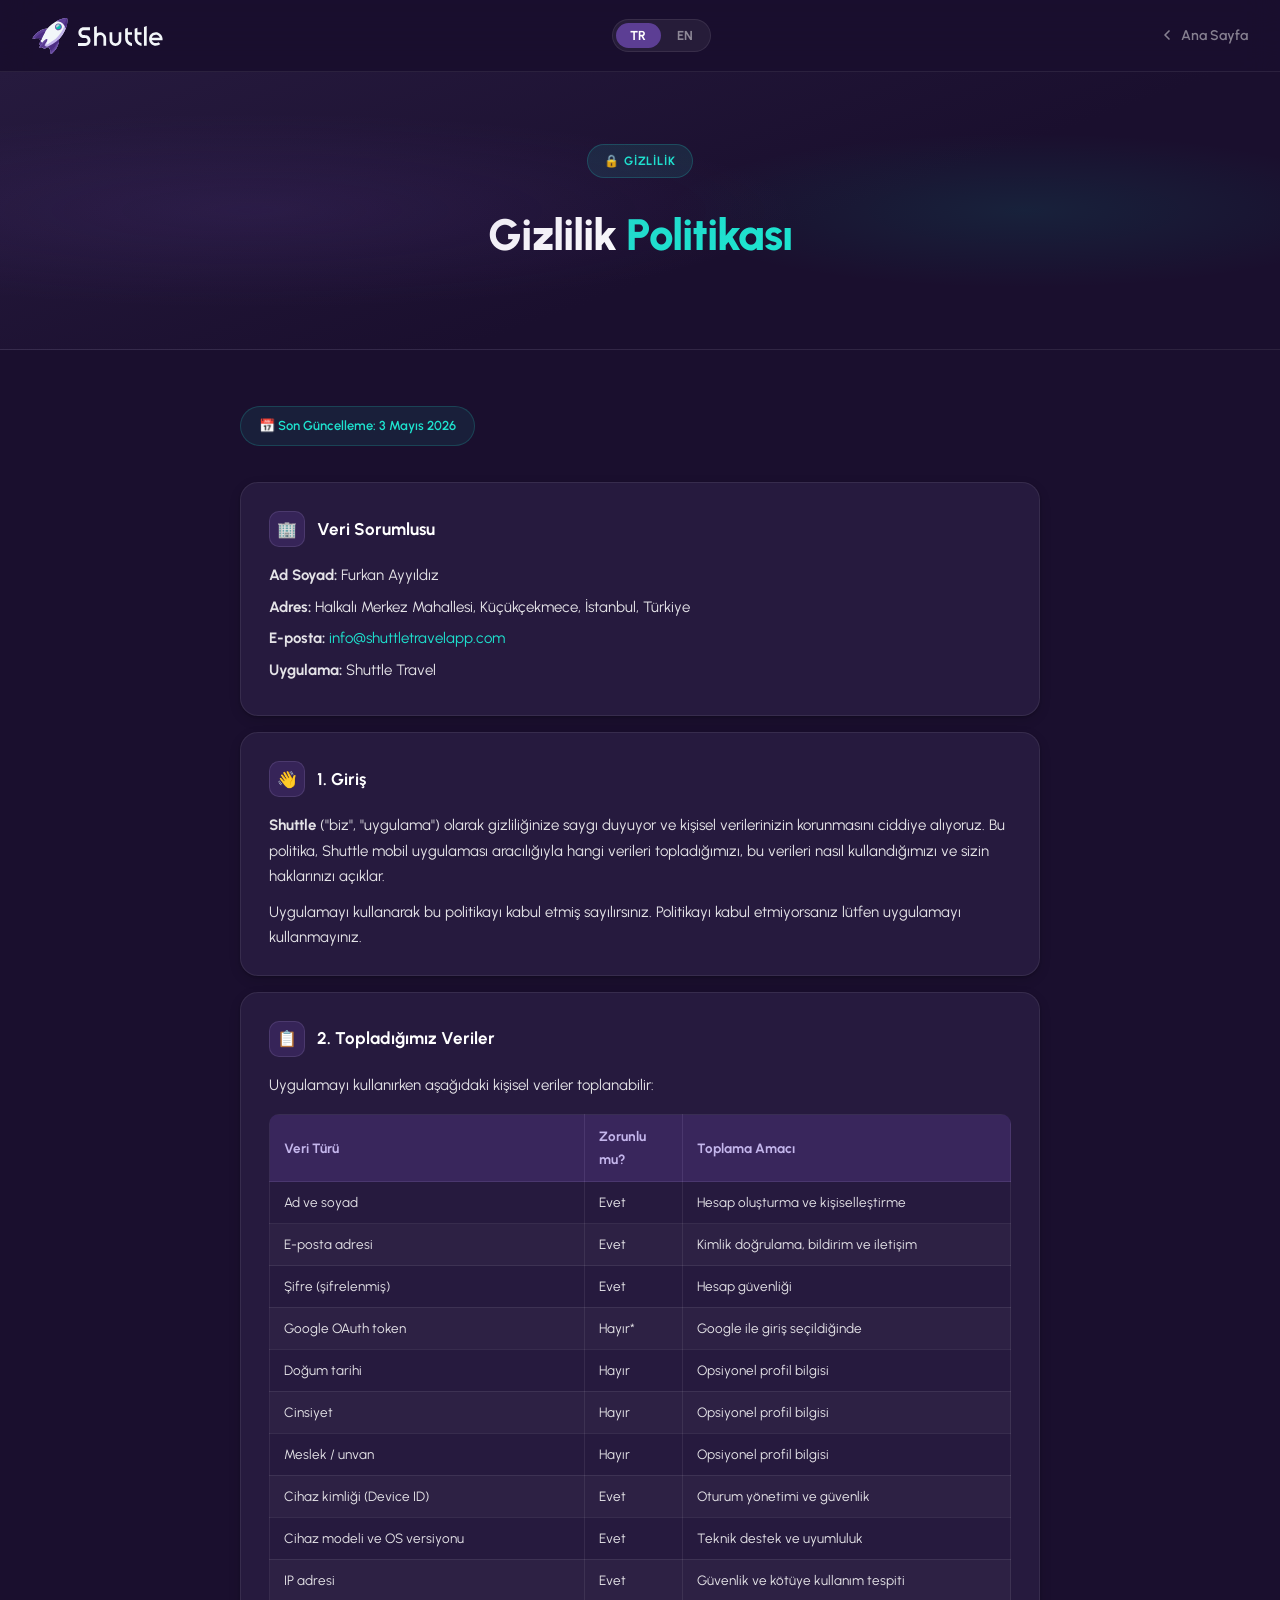
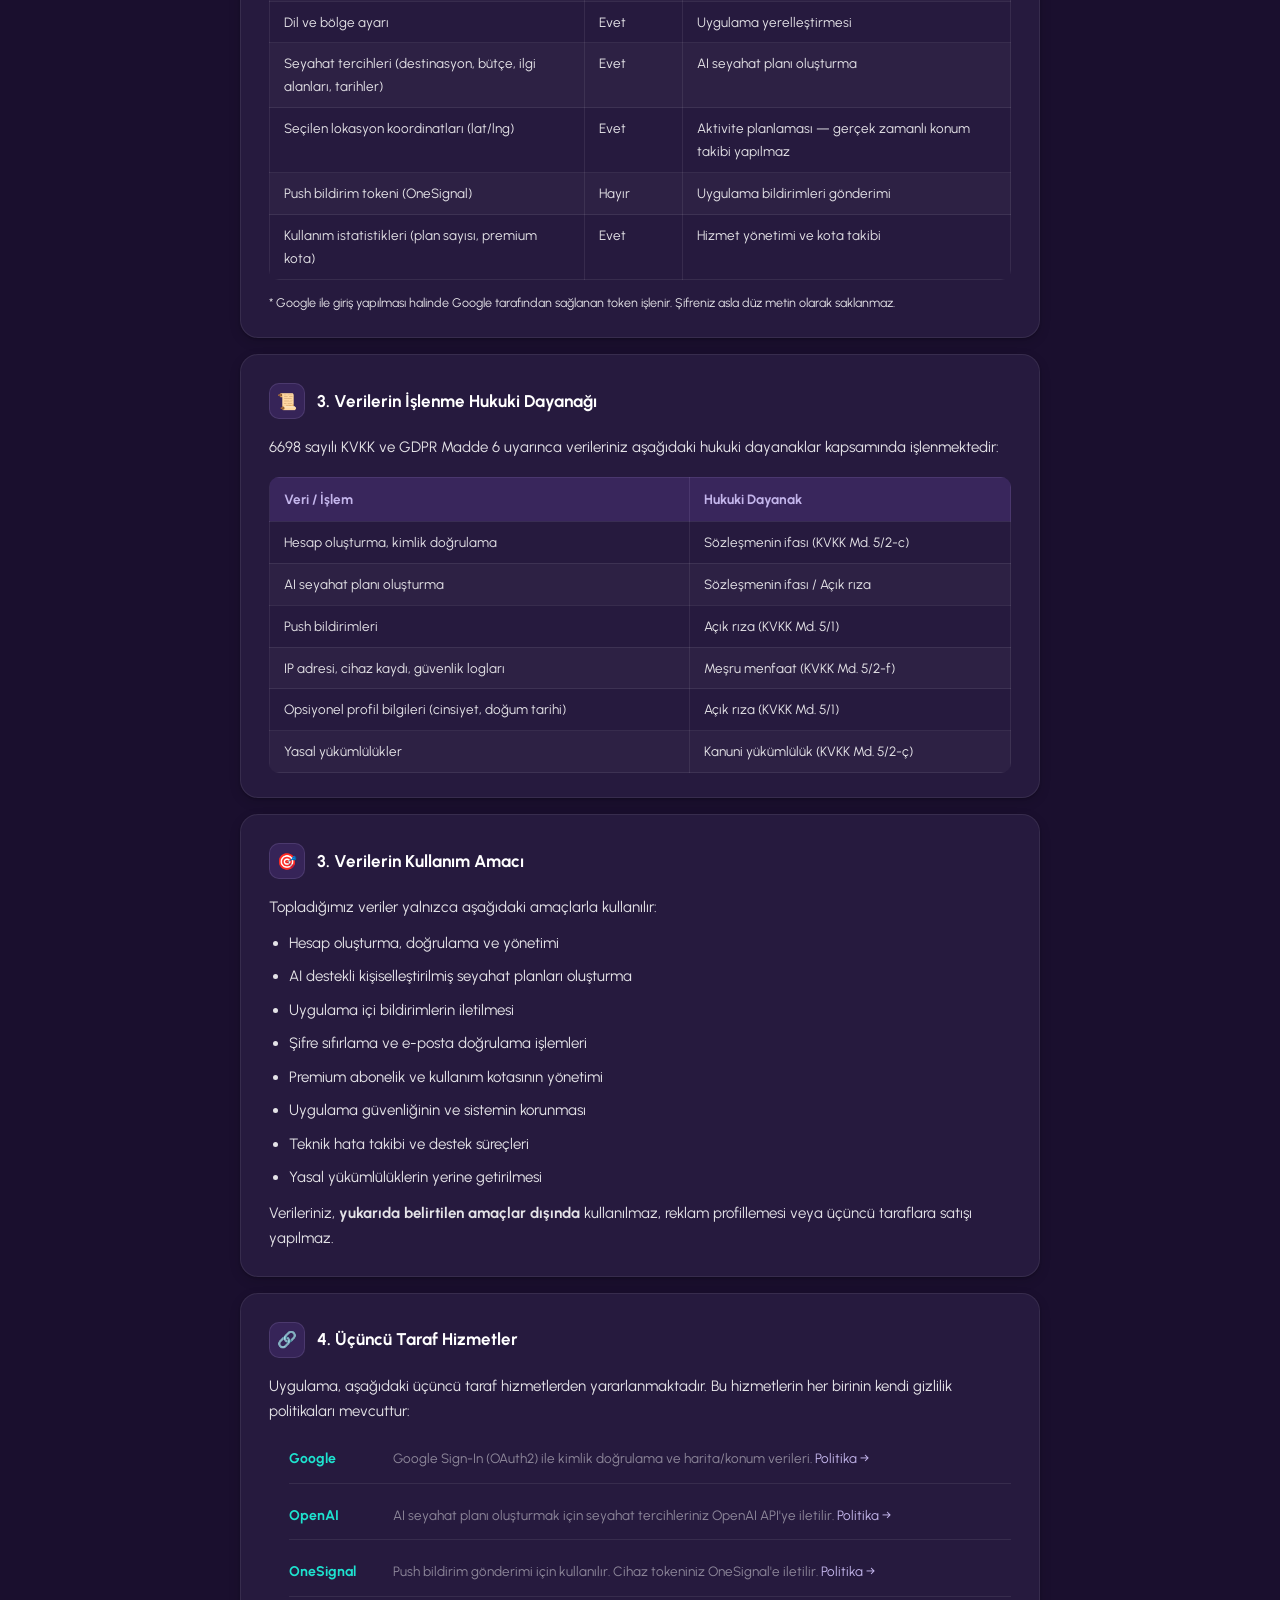
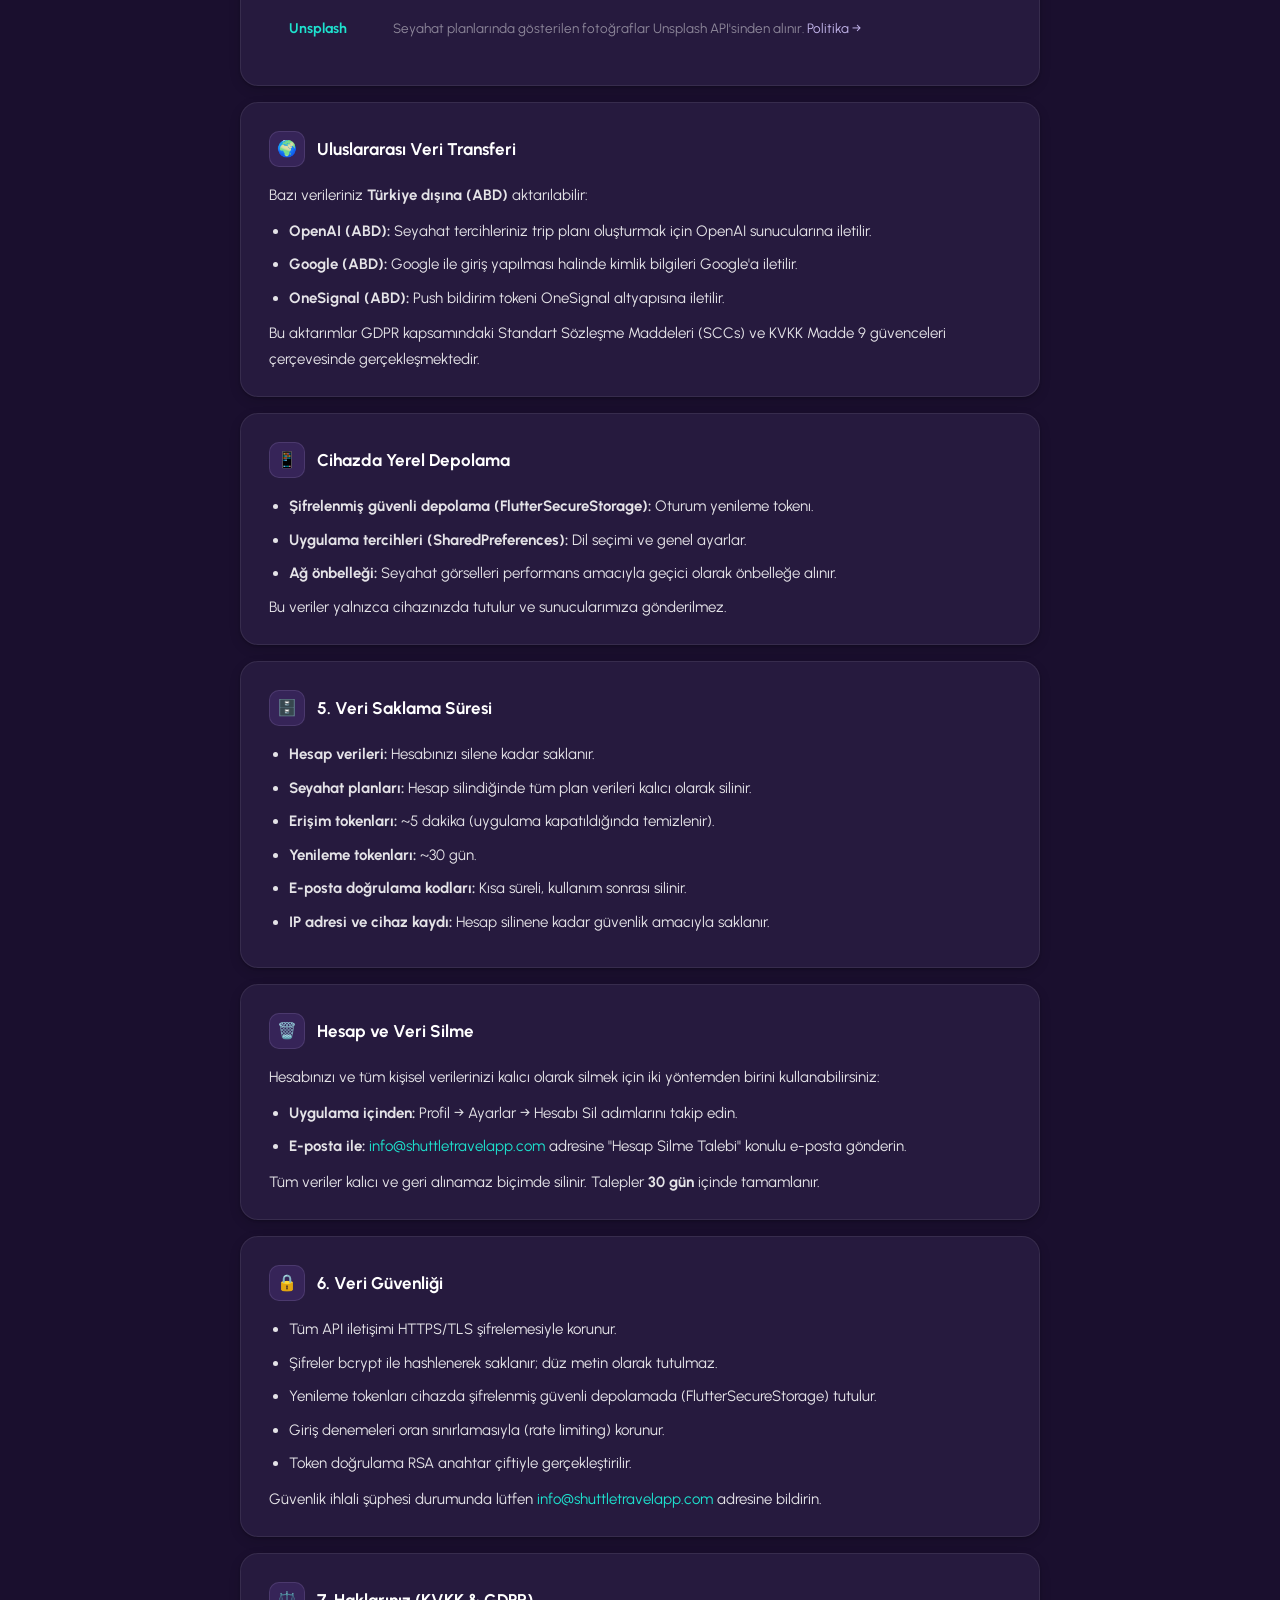
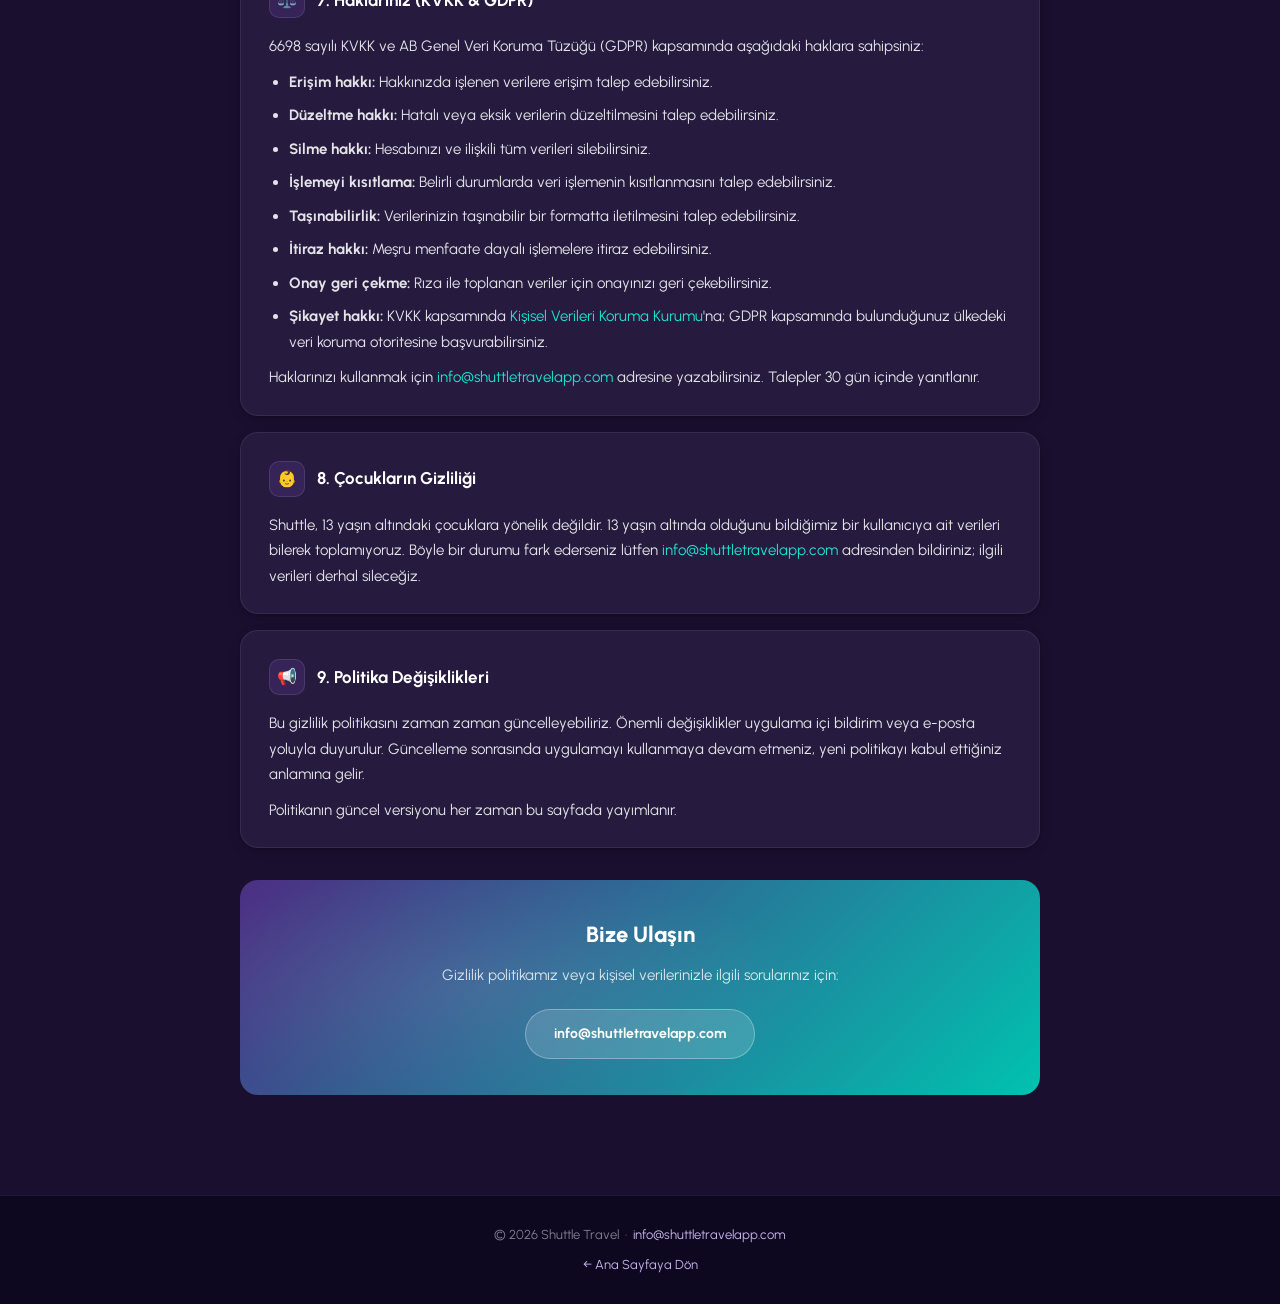
<file: privacy_policy.html>
<!DOCTYPE html>
<html lang="tr" data-theme="dark">
<head>
  <meta charset="UTF-8" />
  <meta name="viewport" content="width=device-width, initial-scale=1.0" />
  <title>Gizlilik Politikası / Privacy Policy – Shuttle Travel</title>
  <meta name="description" content="Shuttle uygulaması gizlilik politikası ve kişisel verilerin korunması hakkında bilgi. Privacy policy for the Shuttle travel planning app." />

  <link rel="preconnect" href="https://fonts.googleapis.com">
  <link rel="preconnect" href="https://fonts.gstatic.com" crossorigin>
  <link href="https://fonts.googleapis.com/css2?family=Urbanist:wght@400;500;600;700;800&display=swap" rel="stylesheet">
  <link rel="icon" type="image/svg+xml" href="assets/shuttle_icon.svg">

  <style>
    /* ── Design tokens (mirrors main site dark theme) ── */
    :root {
      --p-900: #1a0f2e;
      --p-800: #211832;
      --p-700: #362656;
      --p-600: #4d2e83;
      --p-500: #5c3e94;
      --p-400: #6e51a9;
      --p-300: #c4b6ec;
      --p-200: #e3dcf5;
      --t-500: #00c2af;
      --t-400: #1ee3cf;
      --t-300: #b7f8ed;
      --ink:   #211832;
      --ink-2: #5a6574;

      --page-bg:   #1a0f2e;
      --surface:   #1a0f2e;
      --surface-2: #261a3e;
      --surface-hi:#362656;
      --border:    rgba(255,255,255,0.08);
      --text:      rgba(255,255,255,0.88);
      --text-muted:rgba(255,255,255,0.48);
      --accent:    var(--t-400);

      --radius-sm: 10px;
      --radius:    18px;
      --radius-lg: 28px;
      --shadow-sm: 0 1px 2px rgba(0,0,0,0.20), 0 4px 12px rgba(0,0,0,0.14);
      --shadow-md: 0 8px 24px rgba(0,0,0,0.22), 0 2px 4px rgba(0,0,0,0.16);
    }

    * { box-sizing: border-box; margin: 0; padding: 0; }

    body {
      font-family: 'Urbanist', -apple-system, BlinkMacSystemFont, sans-serif;
      background: var(--page-bg);
      color: var(--text);
      line-height: 1.7;
      font-size: 15px;
    }

    /* ── Top bar ── */
    .top-bar {
      position: sticky;
      top: 0;
      z-index: 100;
      display: flex;
      align-items: center;
      justify-content: space-between;
      padding: 0 32px;
      height: 72px;
      background: rgba(26,15,46,0.85);
      backdrop-filter: blur(16px);
      -webkit-backdrop-filter: blur(16px);
      border-bottom: 1px solid var(--border);
    }

    .nav-brand {
      display: flex;
      align-items: center;
      gap: 10px;
      text-decoration: none;
    }

    .brand-icon { width: 36px; height: 36px; }
    .brand-text { height: 20px; }

    .back-link {
      display: inline-flex;
      align-items: center;
      gap: 6px;
      color: var(--text-muted);
      text-decoration: none;
      font-size: 14px;
      font-weight: 600;
      transition: color 0.2s;
    }
    .back-link:hover { color: var(--accent); }
    .back-link svg { width: 16px; height: 16px; }

    .lang-toggle {
      display: flex;
      align-items: center;
      background: rgba(255,255,255,0.06);
      border: 1px solid var(--border);
      border-radius: 100px;
      padding: 3px;
      gap: 2px;
    }

    .lang-toggle button {
      background: none;
      border: none;
      color: var(--text-muted);
      font-family: inherit;
      font-size: 13px;
      font-weight: 700;
      padding: 5px 14px;
      border-radius: 100px;
      cursor: pointer;
      transition: background 0.2s, color 0.2s;
      letter-spacing: 0.03em;
    }

    .lang-toggle button.on {
      background: var(--p-500);
      color: #fff;
    }

    /* ── Page header ── */
    .page-header {
      padding: 72px 24px 64px;
      text-align: center;
      background: linear-gradient(160deg, #261a3e 0%, #1a0f2e 60%);
      border-bottom: 1px solid var(--border);
      position: relative;
      overflow: hidden;
    }

    .page-header::before {
      content: '';
      position: absolute;
      inset: 0;
      background:
        radial-gradient(ellipse 60% 50% at 20% 50%, rgba(92,62,148,0.18) 0%, transparent 70%),
        radial-gradient(ellipse 40% 40% at 80% 50%, rgba(0,194,175,0.10) 0%, transparent 70%);
      pointer-events: none;
    }

    .page-header .eyebrow {
      display: inline-flex;
      align-items: center;
      gap: 8px;
      background: rgba(30,227,207,0.1);
      border: 1px solid rgba(30,227,207,0.2);
      border-radius: 100px;
      padding: 6px 16px;
      font-size: 12px;
      font-weight: 700;
      letter-spacing: 0.08em;
      text-transform: uppercase;
      color: var(--t-400);
      margin-bottom: 20px;
    }

    .page-header h1 {
      font-size: clamp(28px, 5vw, 44px);
      font-weight: 800;
      letter-spacing: -0.02em;
      color: #fff;
      margin-bottom: 12px;
    }

    .page-header h1 span { color: var(--t-400); }

    .page-header .subtitle {
      font-size: 14px;
      color: var(--text-muted);
    }

    /* ── Main content ── */
    main {
      max-width: 840px;
      margin: 0 auto;
      padding: 56px 20px 100px;
    }

    .section-block { display: none; }
    .section-block.visible { display: block; }

    /* ── Policy date badge ── */
    .policy-date {
      display: inline-flex;
      align-items: center;
      gap: 8px;
      background: rgba(30,227,207,0.08);
      border: 1px solid rgba(30,227,207,0.18);
      border-radius: 100px;
      padding: 8px 18px;
      font-size: 13px;
      font-weight: 600;
      color: var(--t-400);
      margin-bottom: 36px;
    }

    /* ── Cards ── */
    .card {
      background: var(--surface-2);
      border: 1px solid var(--border);
      border-radius: var(--radius);
      padding: 28px 28px 24px;
      margin-bottom: 16px;
      box-shadow: var(--shadow-sm);
      transition: border-color 0.2s;
    }

    .card:hover { border-color: rgba(255,255,255,0.14); }

    .card h2 {
      font-size: 17px;
      font-weight: 700;
      color: #fff;
      margin-bottom: 16px;
      display: flex;
      align-items: center;
      gap: 12px;
    }

    .card h2 .icon {
      width: 36px;
      height: 36px;
      background: rgba(92,62,148,0.3);
      border: 1px solid rgba(196,182,236,0.15);
      border-radius: var(--radius-sm);
      display: flex;
      align-items: center;
      justify-content: center;
      font-size: 16px;
      flex-shrink: 0;
    }

    .card p { color: var(--text); margin-bottom: 10px; }
    .card p:last-child { margin-bottom: 0; }

    .card ul, .card ol {
      padding-left: 20px;
      margin-top: 8px;
      margin-bottom: 8px;
    }

    .card li { margin-bottom: 8px; color: var(--text); }
    .card li:last-child { margin-bottom: 0; }

    .card a { color: var(--t-400); text-decoration: none; }
    .card a:hover { text-decoration: underline; }

    /* ── Table ── */
    .data-table {
      width: 100%;
      border-collapse: collapse;
      font-size: 13.5px;
      margin-top: 16px;
      border-radius: var(--radius-sm);
      overflow: hidden;
    }

    .data-table th {
      background: rgba(92,62,148,0.35);
      color: var(--p-300);
      font-weight: 700;
      text-align: left;
      padding: 10px 14px;
      border: 1px solid rgba(196,182,236,0.12);
    }

    .data-table td {
      padding: 9px 14px;
      border: 1px solid var(--border);
      vertical-align: top;
      color: var(--text);
    }

    .data-table tr:nth-child(even) td {
      background: rgba(255,255,255,0.03);
    }

    /* ── Third party list ── */
    .third-party-list {
      list-style: none;
      padding: 0;
      margin-top: 12px;
    }

    .third-party-list li {
      display: flex;
      gap: 14px;
      padding: 12px 0;
      border-bottom: 1px solid var(--border);
    }

    .third-party-list li:last-child { border-bottom: none; }

    .tp-name {
      font-weight: 700;
      min-width: 90px;
      color: var(--t-400);
      font-size: 14px;
    }

    .tp-desc { color: var(--text-muted); font-size: 13.5px; }
    .tp-desc a { color: var(--p-300); }

    /* ── Contact box ── */
    .contact-box {
      background: linear-gradient(135deg, var(--p-600) 0%, var(--t-500) 100%);
      border-radius: var(--radius);
      padding: 36px 28px;
      text-align: center;
      margin-top: 32px;
      position: relative;
      overflow: hidden;
    }

    .contact-box::before {
      content: '';
      position: absolute;
      inset: 0;
      background: radial-gradient(ellipse 60% 80% at 30% 50%, rgba(255,255,255,0.08) 0%, transparent 70%);
      pointer-events: none;
    }

    .contact-box h2 {
      font-size: 22px;
      font-weight: 800;
      color: #fff;
      margin-bottom: 10px;
    }

    .contact-box p { color: rgba(255,255,255,0.8); margin-bottom: 20px; }

    .contact-box a {
      display: inline-block;
      background: rgba(255,255,255,0.15);
      border: 1px solid rgba(255,255,255,0.3);
      color: #fff;
      font-weight: 700;
      padding: 12px 28px;
      border-radius: 100px;
      text-decoration: none;
      font-size: 14px;
      transition: background 0.2s;
    }

    .contact-box a:hover { background: rgba(255,255,255,0.25); }

    /* ── Page footer ── */
    .page-footer {
      text-align: center;
      color: var(--text-muted);
      font-size: 13px;
      padding: 28px 24px;
      border-top: 1px solid var(--border);
      background: #0d0820;
    }

    .page-footer a { color: var(--p-300); text-decoration: none; }
    .page-footer a:hover { color: var(--t-400); }

    .note {
      font-size: 12.5px;
      color: var(--text-muted);
      margin-top: 12px;
    }

    /* ── Responsive ── */
    @media (max-width: 600px) {
      .top-bar { padding: 0 16px; }
      .page-header { padding: 56px 16px 48px; }
      .card { padding: 20px 16px; }
      .data-table { font-size: 12px; }
      .tp-name { min-width: 70px; }
      .back-link span { display: none; }
    }
  </style>
</head>
<body>

<!-- TOP BAR -->
<header class="top-bar">
  <a href="index.html" class="nav-brand">
    <img class="brand-icon" src="assets/shuttle_icon.svg" alt="">
    <img class="brand-text" src="assets/shuttle_white_text.svg" alt="Shuttle">
  </a>

  <div class="lang-toggle">
    <button class="on" id="btn-tr" onclick="switchLang('tr')">TR</button>
    <button id="btn-en" onclick="switchLang('en')">EN</button>
  </div>

  <a href="index.html" class="back-link" id="back-link">
    <svg viewBox="0 0 24 24" fill="none" stroke="currentColor" stroke-width="2.5" stroke-linecap="round" stroke-linejoin="round">
      <polyline points="15 18 9 12 15 6"/>
    </svg>
    <span>Ana Sayfa</span>
  </a>
</header>

<!-- PAGE HEADER -->
<div class="page-header">
  <div class="eyebrow" id="header-eyebrow">🔒 Gizlilik</div>
  <h1 id="header-title">Gizlilik <span>Politikası</span></h1>
  <div class="subtitle" id="header-subtitle"></div>
</div>

<main>

  <!-- ======================== TURKISH ======================== -->
  <div class="section-block visible" id="section-tr">

    <div class="policy-date">📅 Son Güncelleme: 3 Mayıs 2026</div>

    <!-- 0. Veri Sorumlusu -->
    <div class="card">
      <h2><span class="icon">🏢</span> Veri Sorumlusu</h2>
      <ul style="list-style:none; padding:0;">
        <li style="margin-bottom:6px;"><strong>Ad Soyad:</strong> Furkan Ayyıldız</li>
        <li style="margin-bottom:6px;"><strong>Adres:</strong> Halkalı Merkez Mahallesi, Küçükçekmece, İstanbul, Türkiye</li>
        <li style="margin-bottom:6px;"><strong>E-posta:</strong> <a href="mailto:info@shuttletravelapp.com">info@shuttletravelapp.com</a></li>
        <li><strong>Uygulama:</strong> Shuttle Travel</li>
      </ul>
    </div>

    <!-- 1. Giriş -->
    <div class="card">
      <h2><span class="icon">👋</span> 1. Giriş</h2>
      <p><strong>Shuttle</strong> ("biz", "uygulama") olarak gizliliğinize saygı duyuyor ve kişisel verilerinizin korunmasını ciddiye alıyoruz. Bu politika, Shuttle mobil uygulaması aracılığıyla hangi verileri topladığımızı, bu verileri nasıl kullandığımızı ve sizin haklarınızı açıklar.</p>
      <p>Uygulamayı kullanarak bu politikayı kabul etmiş sayılırsınız. Politikayı kabul etmiyorsanız lütfen uygulamayı kullanmayınız.</p>
    </div>

    <!-- 2. Topladığımız Veriler -->
    <div class="card">
      <h2><span class="icon">📋</span> 2. Topladığımız Veriler</h2>
      <p>Uygulamayı kullanırken aşağıdaki kişisel veriler toplanabilir:</p>

      <table class="data-table">
        <thead>
          <tr>
            <th>Veri Türü</th>
            <th>Zorunlu mu?</th>
            <th>Toplama Amacı</th>
          </tr>
        </thead>
        <tbody>
          <tr><td>Ad ve soyad</td><td>Evet</td><td>Hesap oluşturma ve kişiselleştirme</td></tr>
          <tr><td>E-posta adresi</td><td>Evet</td><td>Kimlik doğrulama, bildirim ve iletişim</td></tr>
          <tr><td>Şifre (şifrelenmiş)</td><td>Evet</td><td>Hesap güvenliği</td></tr>
          <tr><td>Google OAuth token</td><td>Hayır*</td><td>Google ile giriş seçildiğinde</td></tr>
          <tr><td>Doğum tarihi</td><td>Hayır</td><td>Opsiyonel profil bilgisi</td></tr>
          <tr><td>Cinsiyet</td><td>Hayır</td><td>Opsiyonel profil bilgisi</td></tr>
          <tr><td>Meslek / unvan</td><td>Hayır</td><td>Opsiyonel profil bilgisi</td></tr>
          <tr><td>Cihaz kimliği (Device ID)</td><td>Evet</td><td>Oturum yönetimi ve güvenlik</td></tr>
          <tr><td>Cihaz modeli ve OS versiyonu</td><td>Evet</td><td>Teknik destek ve uyumluluk</td></tr>
          <tr><td>IP adresi</td><td>Evet</td><td>Güvenlik ve kötüye kullanım tespiti</td></tr>
          <tr><td>Dil ve bölge ayarı</td><td>Evet</td><td>Uygulama yerelleştirmesi</td></tr>
          <tr><td>Seyahat tercihleri (destinasyon, bütçe, ilgi alanları, tarihler)</td><td>Evet</td><td>AI seyahat planı oluşturma</td></tr>
          <tr><td>Seçilen lokasyon koordinatları (lat/lng)</td><td>Evet</td><td>Aktivite planlaması — gerçek zamanlı konum takibi yapılmaz</td></tr>
          <tr><td>Push bildirim tokeni (OneSignal)</td><td>Hayır</td><td>Uygulama bildirimleri gönderimi</td></tr>
          <tr><td>Kullanım istatistikleri (plan sayısı, premium kota)</td><td>Evet</td><td>Hizmet yönetimi ve kota takibi</td></tr>
        </tbody>
      </table>

      <p class="note">* Google ile giriş yapılması halinde Google tarafından sağlanan token işlenir. Şifreniz asla düz metin olarak saklanmaz.</p>
    </div>

    <!-- 3. Hukuki Dayanak -->
    <div class="card">
      <h2><span class="icon">📜</span> 3. Verilerin İşlenme Hukuki Dayanağı</h2>
      <p>6698 sayılı KVKK ve GDPR Madde 6 uyarınca verileriniz aşağıdaki hukuki dayanaklar kapsamında işlenmektedir:</p>
      <table class="data-table">
        <thead><tr><th>Veri / İşlem</th><th>Hukuki Dayanak</th></tr></thead>
        <tbody>
          <tr><td>Hesap oluşturma, kimlik doğrulama</td><td>Sözleşmenin ifası (KVKK Md. 5/2-c)</td></tr>
          <tr><td>AI seyahat planı oluşturma</td><td>Sözleşmenin ifası / Açık rıza</td></tr>
          <tr><td>Push bildirimleri</td><td>Açık rıza (KVKK Md. 5/1)</td></tr>
          <tr><td>IP adresi, cihaz kaydı, güvenlik logları</td><td>Meşru menfaat (KVKK Md. 5/2-f)</td></tr>
          <tr><td>Opsiyonel profil bilgileri (cinsiyet, doğum tarihi)</td><td>Açık rıza (KVKK Md. 5/1)</td></tr>
          <tr><td>Yasal yükümlülükler</td><td>Kanuni yükümlülük (KVKK Md. 5/2-ç)</td></tr>
        </tbody>
      </table>
    </div>

    <!-- 4. Kullanım Amacı -->
    <div class="card">
      <h2><span class="icon">🎯</span> 3. Verilerin Kullanım Amacı</h2>
      <p>Topladığımız veriler yalnızca aşağıdaki amaçlarla kullanılır:</p>
      <ul>
        <li>Hesap oluşturma, doğrulama ve yönetimi</li>
        <li>AI destekli kişiselleştirilmiş seyahat planları oluşturma</li>
        <li>Uygulama içi bildirimlerin iletilmesi</li>
        <li>Şifre sıfırlama ve e-posta doğrulama işlemleri</li>
        <li>Premium abonelik ve kullanım kotasının yönetimi</li>
        <li>Uygulama güvenliğinin ve sistemin korunması</li>
        <li>Teknik hata takibi ve destek süreçleri</li>
        <li>Yasal yükümlülüklerin yerine getirilmesi</li>
      </ul>
      <p style="margin-top:10px;">Verileriniz, <strong>yukarıda belirtilen amaçlar dışında</strong> kullanılmaz, reklam profillemesi veya üçüncü taraflara satışı yapılmaz.</p>
    </div>

    <!-- 4. Üçüncü Taraf Hizmetler -->
    <div class="card">
      <h2><span class="icon">🔗</span> 4. Üçüncü Taraf Hizmetler</h2>
      <p>Uygulama, aşağıdaki üçüncü taraf hizmetlerden yararlanmaktadır. Bu hizmetlerin her birinin kendi gizlilik politikaları mevcuttur:</p>
      <ul class="third-party-list">
        <li>
          <span class="tp-name">Google</span>
          <span class="tp-desc">Google Sign-In (OAuth2) ile kimlik doğrulama ve harita/konum verileri. <a href="https://policies.google.com/privacy" target="_blank" rel="noopener">Politika →</a></span>
        </li>
        <li>
          <span class="tp-name">OpenAI</span>
          <span class="tp-desc">AI seyahat planı oluşturmak için seyahat tercihleriniz OpenAI API'ye iletilir. <a href="https://openai.com/policies/privacy-policy" target="_blank" rel="noopener">Politika →</a></span>
        </li>
        <li>
          <span class="tp-name">OneSignal</span>
          <span class="tp-desc">Push bildirim gönderimi için kullanılır. Cihaz tokeniniz OneSignal'e iletilir. <a href="https://onesignal.com/privacy_policy" target="_blank" rel="noopener">Politika →</a></span>
        </li>
        <li>
          <span class="tp-name">Unsplash</span>
          <span class="tp-desc">Seyahat planlarında gösterilen fotoğraflar Unsplash API'sinden alınır. <a href="https://unsplash.com/privacy" target="_blank" rel="noopener">Politika →</a></span>
        </li>
      </ul>
    </div>

    <!-- Uluslararası Veri Transferi -->
    <div class="card">
      <h2><span class="icon">🌍</span> Uluslararası Veri Transferi</h2>
      <p>Bazı verileriniz <strong>Türkiye dışına (ABD)</strong> aktarılabilir:</p>
      <ul>
        <li><strong>OpenAI (ABD):</strong> Seyahat tercihleriniz trip planı oluşturmak için OpenAI sunucularına iletilir.</li>
        <li><strong>Google (ABD):</strong> Google ile giriş yapılması halinde kimlik bilgileri Google'a iletilir.</li>
        <li><strong>OneSignal (ABD):</strong> Push bildirim tokeni OneSignal altyapısına iletilir.</li>
      </ul>
      <p style="margin-top:10px;">Bu aktarımlar GDPR kapsamındaki Standart Sözleşme Maddeleri (SCCs) ve KVKK Madde 9 güvenceleri çerçevesinde gerçekleşmektedir.</p>
    </div>

    <!-- Yerel Depolama -->
    <div class="card">
      <h2><span class="icon">📱</span> Cihazda Yerel Depolama</h2>
      <ul>
        <li><strong>Şifrelenmiş güvenli depolama (FlutterSecureStorage):</strong> Oturum yenileme tokenı.</li>
        <li><strong>Uygulama tercihleri (SharedPreferences):</strong> Dil seçimi ve genel ayarlar.</li>
        <li><strong>Ağ önbelleği:</strong> Seyahat görselleri performans amacıyla geçici olarak önbelleğe alınır.</li>
      </ul>
      <p style="margin-top:8px;">Bu veriler yalnızca cihazınızda tutulur ve sunucularımıza gönderilmez.</p>
    </div>

    <!-- 5. Veri Saklama -->
    <div class="card">
      <h2><span class="icon">🗄️</span> 5. Veri Saklama Süresi</h2>
      <ul>
        <li><strong>Hesap verileri:</strong> Hesabınızı silene kadar saklanır.</li>
        <li><strong>Seyahat planları:</strong> Hesap silindiğinde tüm plan verileri kalıcı olarak silinir.</li>
        <li><strong>Erişim tokenları:</strong> ~5 dakika (uygulama kapatıldığında temizlenir).</li>
        <li><strong>Yenileme tokenları:</strong> ~30 gün.</li>
        <li><strong>E-posta doğrulama kodları:</strong> Kısa süreli, kullanım sonrası silinir.</li>
        <li><strong>IP adresi ve cihaz kaydı:</strong> Hesap silinene kadar güvenlik amacıyla saklanır.</li>
      </ul>
    </div>

    <!-- Hesap Silme -->
    <div class="card">
      <h2><span class="icon">🗑️</span> Hesap ve Veri Silme</h2>
      <p>Hesabınızı ve tüm kişisel verilerinizi kalıcı olarak silmek için iki yöntemden birini kullanabilirsiniz:</p>
      <ul>
        <li><strong>Uygulama içinden:</strong> Profil → Ayarlar → Hesabı Sil adımlarını takip edin.</li>
        <li><strong>E-posta ile:</strong> <a href="mailto:info@shuttletravelapp.com">info@shuttletravelapp.com</a> adresine "Hesap Silme Talebi" konulu e-posta gönderin.</li>
      </ul>
      <p style="margin-top:10px;">Tüm veriler kalıcı ve geri alınamaz biçimde silinir. Talepler <strong>30 gün</strong> içinde tamamlanır.</p>
    </div>

    <!-- 6. Güvenlik -->
    <div class="card">
      <h2><span class="icon">🔒</span> 6. Veri Güvenliği</h2>
      <ul>
        <li>Tüm API iletişimi HTTPS/TLS şifrelemesiyle korunur.</li>
        <li>Şifreler bcrypt ile hashlenerek saklanır; düz metin olarak tutulmaz.</li>
        <li>Yenileme tokenları cihazda şifrelenmiş güvenli depolamada (FlutterSecureStorage) tutulur.</li>
        <li>Giriş denemeleri oran sınırlamasıyla (rate limiting) korunur.</li>
        <li>Token doğrulama RSA anahtar çiftiyle gerçekleştirilir.</li>
      </ul>
      <p style="margin-top:10px;">Güvenlik ihlali şüphesi durumunda lütfen <a href="mailto:info@shuttletravelapp.com">info@shuttletravelapp.com</a> adresine bildirin.</p>
    </div>

    <!-- 7. Haklarınız -->
    <div class="card">
      <h2><span class="icon">⚖️</span> 7. Haklarınız (KVKK &amp; GDPR)</h2>
      <p>6698 sayılı KVKK ve AB Genel Veri Koruma Tüzüğü (GDPR) kapsamında aşağıdaki haklara sahipsiniz:</p>
      <ul>
        <li><strong>Erişim hakkı:</strong> Hakkınızda işlenen verilere erişim talep edebilirsiniz.</li>
        <li><strong>Düzeltme hakkı:</strong> Hatalı veya eksik verilerin düzeltilmesini talep edebilirsiniz.</li>
        <li><strong>Silme hakkı:</strong> Hesabınızı ve ilişkili tüm verileri silebilirsiniz.</li>
        <li><strong>İşlemeyi kısıtlama:</strong> Belirli durumlarda veri işlemenin kısıtlanmasını talep edebilirsiniz.</li>
        <li><strong>Taşınabilirlik:</strong> Verilerinizin taşınabilir bir formatta iletilmesini talep edebilirsiniz.</li>
        <li><strong>İtiraz hakkı:</strong> Meşru menfaate dayalı işlemelere itiraz edebilirsiniz.</li>
        <li><strong>Onay geri çekme:</strong> Rıza ile toplanan veriler için onayınızı geri çekebilirsiniz.</li>
        <li><strong>Şikayet hakkı:</strong> KVKK kapsamında <a href="https://www.kvkk.gov.tr" target="_blank" rel="noopener">Kişisel Verileri Koruma Kurumu</a>'na; GDPR kapsamında bulunduğunuz ülkedeki veri koruma otoritesine başvurabilirsiniz.</li>
      </ul>
      <p style="margin-top:10px;">Haklarınızı kullanmak için <a href="mailto:info@shuttletravelapp.com">info@shuttletravelapp.com</a> adresine yazabilirsiniz. Talepler 30 gün içinde yanıtlanır.</p>
    </div>

    <!-- 8. Çocuklar -->
    <div class="card">
      <h2><span class="icon">👶</span> 8. Çocukların Gizliliği</h2>
      <p>Shuttle, 13 yaşın altındaki çocuklara yönelik değildir. 13 yaşın altında olduğunu bildiğimiz bir kullanıcıya ait verileri bilerek toplamıyoruz. Böyle bir durumu fark ederseniz lütfen <a href="mailto:info@shuttletravelapp.com">info@shuttletravelapp.com</a> adresinden bildiriniz; ilgili verileri derhal sileceğiz.</p>
    </div>

    <!-- 9. Değişiklikler -->
    <div class="card">
      <h2><span class="icon">📢</span> 9. Politika Değişiklikleri</h2>
      <p>Bu gizlilik politikasını zaman zaman güncelleyebiliriz. Önemli değişiklikler uygulama içi bildirim veya e-posta yoluyla duyurulur. Güncelleme sonrasında uygulamayı kullanmaya devam etmeniz, yeni politikayı kabul ettiğiniz anlamına gelir.</p>
      <p>Politikanın güncel versiyonu her zaman bu sayfada yayımlanır.</p>
    </div>

    <!-- 10. İletişim -->
    <div class="contact-box">
      <h2>Bize Ulaşın</h2>
      <p>Gizlilik politikamız veya kişisel verilerinizle ilgili sorularınız için:</p>
      <a href="mailto:info@shuttletravelapp.com">info@shuttletravelapp.com</a>
    </div>

  </div>
  <!-- ======================== /TURKISH ======================== -->

  <!-- ======================== ENGLISH ======================== -->
  <div class="section-block" id="section-en">

    <div class="policy-date">📅 Last Updated: May 3, 2026</div>

    <!-- 0. Data Controller -->
    <div class="card">
      <h2><span class="icon">🏢</span> Data Controller</h2>
      <ul style="list-style:none; padding:0;">
        <li style="margin-bottom:6px;"><strong>Name:</strong> Furkan Ayyıldız</li>
        <li style="margin-bottom:6px;"><strong>Address:</strong> Halkalı Merkez Mahallesi, Küçükçekmece, İstanbul, Turkey</li>
        <li style="margin-bottom:6px;"><strong>Email:</strong> <a href="mailto:info@shuttletravelapp.com">info@shuttletravelapp.com</a></li>
        <li><strong>Application:</strong> Shuttle Travel</li>
      </ul>
    </div>

    <!-- 1. Introduction -->
    <div class="card">
      <h2><span class="icon">👋</span> 1. Introduction</h2>
      <p><strong>Shuttle</strong> ("we", "us", "the app") is committed to protecting your privacy. This Privacy Policy explains what personal data we collect through the Shuttle mobile application, how we use it, and the rights you have over it.</p>
      <p>By using the app, you agree to this policy. If you do not agree, please stop using the app.</p>
    </div>

    <!-- 2. Data We Collect -->
    <div class="card">
      <h2><span class="icon">📋</span> 2. Data We Collect</h2>
      <p>We may collect the following personal data when you use Shuttle:</p>

      <table class="data-table">
        <thead>
          <tr>
            <th>Data Type</th>
            <th>Required?</th>
            <th>Purpose</th>
          </tr>
        </thead>
        <tbody>
          <tr><td>First and last name</td><td>Yes</td><td>Account creation and personalization</td></tr>
          <tr><td>Email address</td><td>Yes</td><td>Authentication, notifications, and communication</td></tr>
          <tr><td>Password (hashed)</td><td>Yes</td><td>Account security</td></tr>
          <tr><td>Google OAuth token</td><td>No*</td><td>Only when signing in with Google</td></tr>
          <tr><td>Date of birth</td><td>No</td><td>Optional profile information</td></tr>
          <tr><td>Gender</td><td>No</td><td>Optional profile information</td></tr>
          <tr><td>Profession / job title</td><td>No</td><td>Optional profile information</td></tr>
          <tr><td>Device ID</td><td>Yes</td><td>Session management and security</td></tr>
          <tr><td>Device model and OS version</td><td>Yes</td><td>Technical support and compatibility</td></tr>
          <tr><td>IP address</td><td>Yes</td><td>Security and abuse prevention</td></tr>
          <tr><td>Language and locale settings</td><td>Yes</td><td>App localization</td></tr>
          <tr><td>Travel preferences (destination, budget, interests, dates)</td><td>Yes</td><td>AI trip plan generation</td></tr>
          <tr><td>Selected location coordinates (lat/lng)</td><td>Yes</td><td>Activity planning — no real-time GPS tracking</td></tr>
          <tr><td>Push notification token (OneSignal)</td><td>No</td><td>Sending app notifications</td></tr>
          <tr><td>Usage statistics (plan count, premium quota)</td><td>Yes</td><td>Service management and quota tracking</td></tr>
        </tbody>
      </table>

      <p class="note">* When Google Sign-In is used, a token provided by Google is processed. Passwords are never stored in plain text.</p>
    </div>

    <!-- 3. Legal Basis -->
    <div class="card">
      <h2><span class="icon">📜</span> 3. Legal Basis for Processing</h2>
      <p>Under KVKK (Law No. 6698) and GDPR Article 6, your data is processed on the following legal grounds:</p>
      <table class="data-table">
        <thead><tr><th>Data / Processing Activity</th><th>Legal Basis</th></tr></thead>
        <tbody>
          <tr><td>Account creation, authentication</td><td>Performance of a contract (GDPR Art. 6(1)(b))</td></tr>
          <tr><td>AI trip plan generation</td><td>Performance of a contract / Consent</td></tr>
          <tr><td>Push notifications</td><td>Consent (GDPR Art. 6(1)(a))</td></tr>
          <tr><td>IP address, device records, security logs</td><td>Legitimate interests (GDPR Art. 6(1)(f))</td></tr>
          <tr><td>Optional profile fields (gender, date of birth)</td><td>Consent (GDPR Art. 6(1)(a))</td></tr>
          <tr><td>Legal obligations</td><td>Legal obligation (GDPR Art. 6(1)(c))</td></tr>
        </tbody>
      </table>
    </div>

    <!-- 4. How We Use Your Data -->
    <div class="card">
      <h2><span class="icon">🎯</span> 3. How We Use Your Data</h2>
      <p>Your data is used only for the following purposes:</p>
      <ul>
        <li>Account creation, verification, and management</li>
        <li>Generating personalized AI-powered travel itineraries</li>
        <li>Delivering in-app push notifications</li>
        <li>Password reset and email verification</li>
        <li>Managing premium subscriptions and usage quotas</li>
        <li>Maintaining app security and system integrity</li>
        <li>Technical error tracking and support</li>
        <li>Compliance with legal obligations</li>
      </ul>
      <p style="margin-top:10px;">We do <strong>not</strong> use your data for advertising profiling or sell it to third parties.</p>
    </div>

    <!-- 4. Third-Party Services -->
    <div class="card">
      <h2><span class="icon">🔗</span> 4. Third-Party Services</h2>
      <p>Shuttle uses the following third-party services, each with its own privacy policy:</p>
      <ul class="third-party-list">
        <li>
          <span class="tp-name">Google</span>
          <span class="tp-desc">Authentication via Google Sign-In (OAuth2) and map/location data. <a href="https://policies.google.com/privacy" target="_blank" rel="noopener">Policy →</a></span>
        </li>
        <li>
          <span class="tp-name">OpenAI</span>
          <span class="tp-desc">Your travel preferences are sent to the OpenAI API to generate trip plans. <a href="https://openai.com/policies/privacy-policy" target="_blank" rel="noopener">Policy →</a></span>
        </li>
        <li>
          <span class="tp-name">OneSignal</span>
          <span class="tp-desc">Used for push notification delivery. Your device token is shared with OneSignal. <a href="https://onesignal.com/privacy_policy" target="_blank" rel="noopener">Policy →</a></span>
        </li>
        <li>
          <span class="tp-name">Unsplash</span>
          <span class="tp-desc">Travel photos displayed in trip plans are fetched from the Unsplash API. <a href="https://unsplash.com/privacy" target="_blank" rel="noopener">Policy →</a></span>
        </li>
      </ul>
    </div>

    <!-- International Data Transfer -->
    <div class="card">
      <h2><span class="icon">🌍</span> International Data Transfers</h2>
      <p>Some of your data may be transferred <strong>outside of Turkey (to the USA)</strong>:</p>
      <ul>
        <li><strong>OpenAI (USA):</strong> Your travel preferences are sent to OpenAI servers to generate trip plans.</li>
        <li><strong>Google (USA):</strong> When signing in with Google, identity data is sent to Google.</li>
        <li><strong>OneSignal (USA):</strong> Your push notification token is sent to OneSignal's infrastructure.</li>
      </ul>
      <p style="margin-top:10px;">These transfers are carried out under Standard Contractual Clauses (SCCs) as required by GDPR and the safeguards provided under KVKK Article 9.</p>
    </div>

    <!-- Local Device Storage -->
    <div class="card">
      <h2><span class="icon">📱</span> Local Device Storage</h2>
      <ul>
        <li><strong>Encrypted secure storage (FlutterSecureStorage):</strong> Session refresh token.</li>
        <li><strong>App preferences (SharedPreferences):</strong> Language selection and general settings.</li>
        <li><strong>Network cache:</strong> Travel images are temporarily cached for performance.</li>
      </ul>
      <p style="margin-top:8px;">This data is stored only on your device and is not sent to our servers.</p>
    </div>

    <!-- 5. Data Retention -->
    <div class="card">
      <h2><span class="icon">🗄️</span> 5. Data Retention</h2>
      <ul>
        <li><strong>Account data:</strong> Retained until you delete your account.</li>
        <li><strong>Trip plans:</strong> Permanently deleted when your account is deleted.</li>
        <li><strong>Access tokens:</strong> ~5 minutes; cleared when the app is closed.</li>
        <li><strong>Refresh tokens:</strong> ~30 days.</li>
        <li><strong>Email verification codes:</strong> Short-lived; deleted after use.</li>
        <li><strong>IP address and device records:</strong> Retained for security purposes until account deletion.</li>
      </ul>
    </div>

    <!-- Account and Data Deletion -->
    <div class="card">
      <h2><span class="icon">🗑️</span> Account and Data Deletion</h2>
      <p>To permanently delete your account and all associated personal data, you can use either of the following methods:</p>
      <ul>
        <li><strong>In-app:</strong> Go to Profile → Settings → Delete Account.</li>
        <li><strong>By email:</strong> Send a request to <a href="mailto:info@shuttletravelapp.com">info@shuttletravelapp.com</a> with the subject "Account Deletion Request".</li>
      </ul>
      <p style="margin-top:10px;">All data is permanently and irreversibly deleted. Requests are completed within <strong>30 days</strong>.</p>
    </div>

    <!-- 6. Security -->
    <div class="card">
      <h2><span class="icon">🔒</span> 6. Data Security</h2>
      <ul>
        <li>All API communication is protected with HTTPS/TLS encryption.</li>
        <li>Passwords are hashed with bcrypt and never stored in plain text.</li>
        <li>Refresh tokens are stored in encrypted secure storage on-device (FlutterSecureStorage).</li>
        <li>Login attempts are protected by rate limiting.</li>
        <li>Token signing uses RSA key pairs.</li>
      </ul>
      <p style="margin-top:10px;">If you suspect a security breach, please notify us at <a href="mailto:info@shuttletravelapp.com">info@shuttletravelapp.com</a>.</p>
    </div>

    <!-- 7. Your Rights -->
    <div class="card">
      <h2><span class="icon">⚖️</span> 7. Your Rights (GDPR &amp; KVKK)</h2>
      <p>Under the EU General Data Protection Regulation (GDPR) and Turkish Personal Data Protection Law (KVKK No. 6698), you have the following rights:</p>
      <ul>
        <li><strong>Right of access:</strong> Request access to data we hold about you.</li>
        <li><strong>Right to rectification:</strong> Request correction of inaccurate or incomplete data.</li>
        <li><strong>Right to erasure:</strong> Delete your account and all associated data.</li>
        <li><strong>Right to restriction:</strong> Request restriction of processing in certain circumstances.</li>
        <li><strong>Right to data portability:</strong> Receive your data in a portable format.</li>
        <li><strong>Right to object:</strong> Object to processing based on legitimate interests.</li>
        <li><strong>Right to withdraw consent:</strong> Withdraw consent for consent-based processing at any time.</li>
        <li><strong>Right to lodge a complaint:</strong> You may file a complaint with the <a href="https://www.kvkk.gov.tr" target="_blank" rel="noopener">Personal Data Protection Authority (KVKK)</a> under Turkish law, or with the data protection authority in your country of residence under GDPR.</li>
      </ul>
      <p style="margin-top:10px;">To exercise any right, email us at <a href="mailto:info@shuttletravelapp.com">info@shuttletravelapp.com</a>. We will respond within 30 days.</p>
    </div>

    <!-- 8. Children's Privacy -->
    <div class="card">
      <h2><span class="icon">👶</span> 8. Children's Privacy</h2>
      <p>Shuttle is not directed at children under the age of 13. We do not knowingly collect personal data from children under 13. If you believe we have inadvertently collected such data, please contact us at <a href="mailto:info@shuttletravelapp.com">info@shuttletravelapp.com</a> and we will delete it immediately.</p>
    </div>

    <!-- 9. Changes to This Policy -->
    <div class="card">
      <h2><span class="icon">📢</span> 9. Changes to This Policy</h2>
      <p>We may update this Privacy Policy from time to time. Significant changes will be communicated via in-app notification or email. Continued use of the app after an update constitutes acceptance of the revised policy.</p>
      <p>The current version of the policy is always available on this page.</p>
    </div>

    <!-- 10. Contact -->
    <div class="contact-box">
      <h2>Contact Us</h2>
      <p>For any questions about this Privacy Policy or your personal data:</p>
      <a href="mailto:info@shuttletravelapp.com">info@shuttletravelapp.com</a>
    </div>

  </div>
  <!-- ======================== /ENGLISH ======================== -->

</main>

<footer class="page-footer">
  <p>&copy; 2026 Shuttle Travel &nbsp;·&nbsp; <a href="mailto:info@shuttletravelapp.com">info@shuttletravelapp.com</a></p>
  <p style="margin-top:8px;"><a href="index.html" id="footer-back">← Ana Sayfaya Dön</a></p>
</footer>

<script>
  const strings = {
    tr: {
      eyebrow:  '🔒 Gizlilik',
      title:    'Gizlilik <span>Politikası</span>',
      subtitle: '',
      back:     'Ana Sayfa',
      footerBack: '← Ana Sayfaya Dön'
    },
    en: {
      eyebrow:  '🔒 Privacy',
      title:    'Privacy <span>Policy</span>',
      subtitle: '',
      back:     'Home',
      footerBack: '← Back to Home'
    }
  };

  let currentLang = localStorage.getItem('shuttle_lang') || 'tr';

  function switchLang(lang) {
    currentLang = lang;
    localStorage.setItem('shuttle_lang', lang);

    document.getElementById('section-tr').classList.toggle('visible', lang === 'tr');
    document.getElementById('section-en').classList.toggle('visible', lang === 'en');
    document.getElementById('btn-tr').classList.toggle('on', lang === 'tr');
    document.getElementById('btn-en').classList.toggle('on', lang === 'en');
    document.documentElement.lang = lang;

    const s = strings[lang];
    document.getElementById('header-eyebrow').textContent = s.eyebrow;
    document.getElementById('header-title').innerHTML = s.title;
    document.getElementById('header-subtitle').textContent = s.subtitle;
    document.querySelector('#back-link span').textContent = s.back;
    document.getElementById('footer-back').textContent = s.footerBack;
  }

  switchLang(currentLang);
</script>

</body>
</html>
</file>
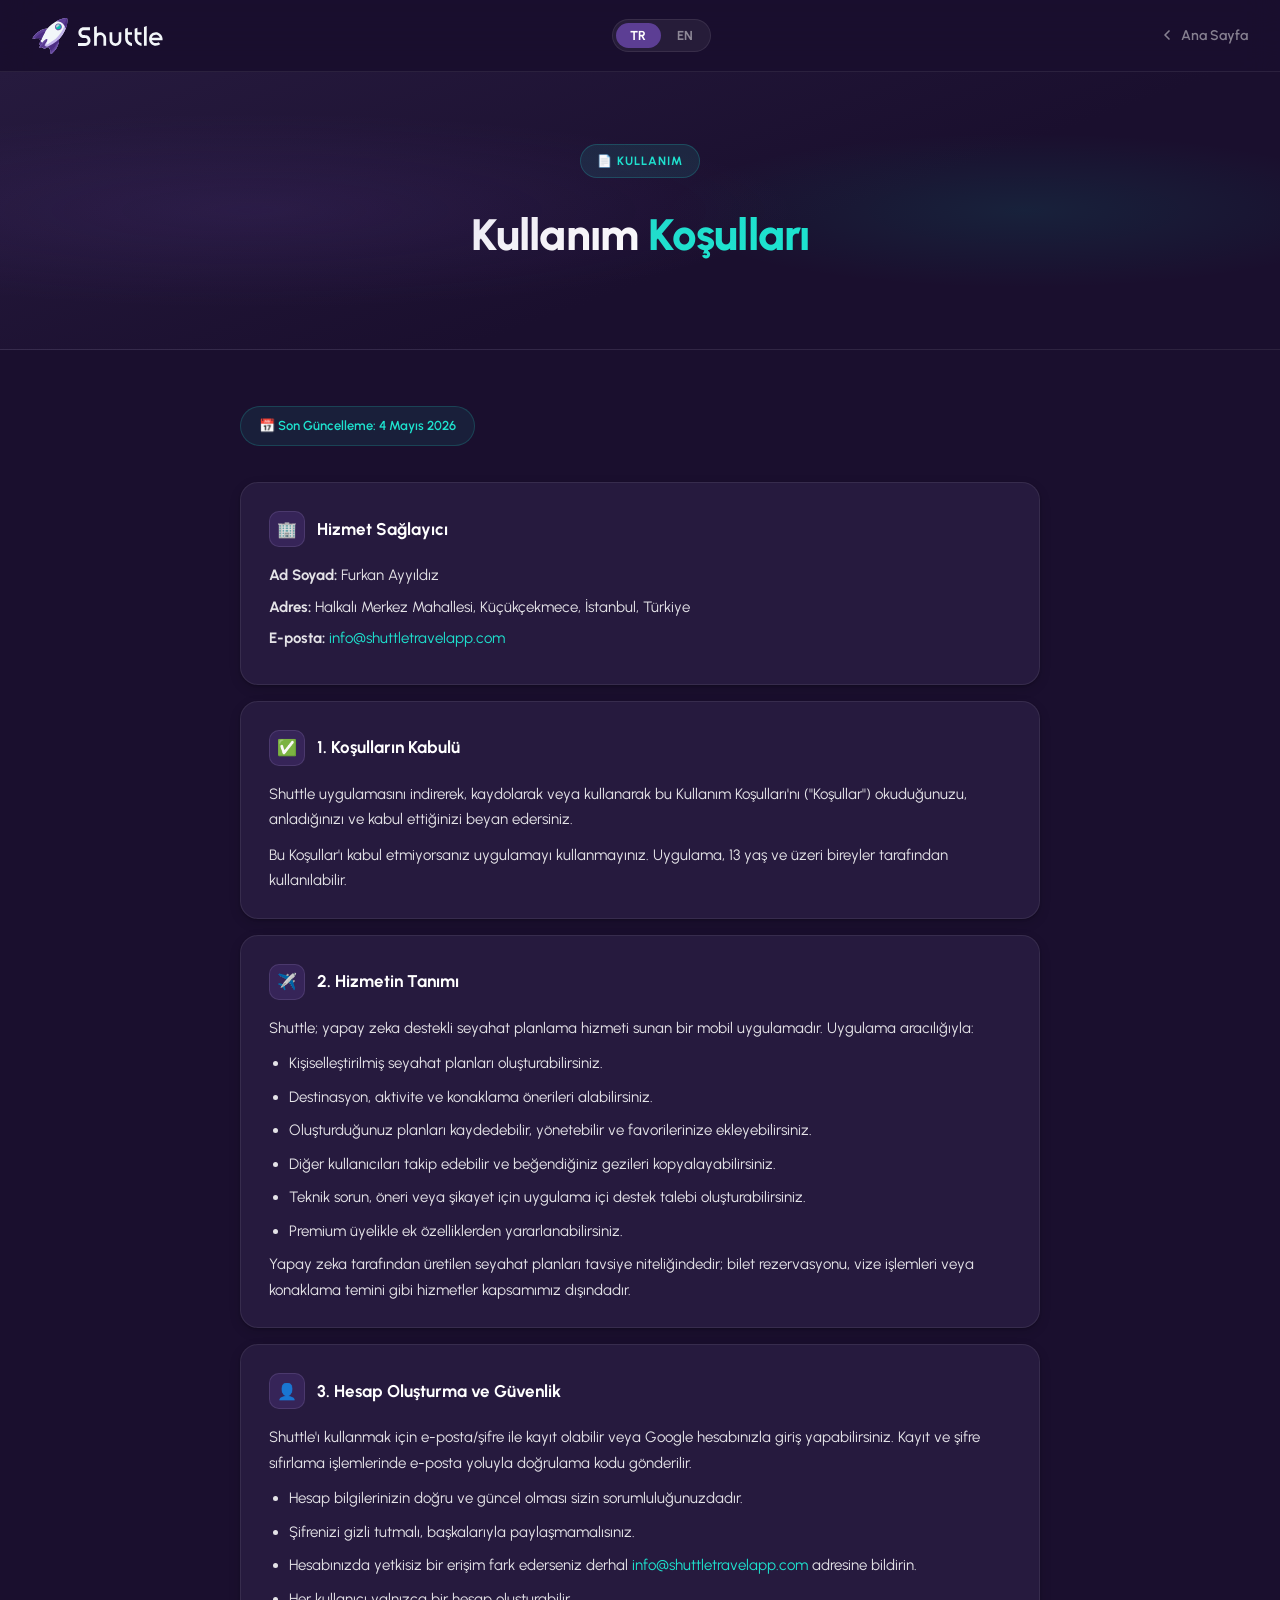
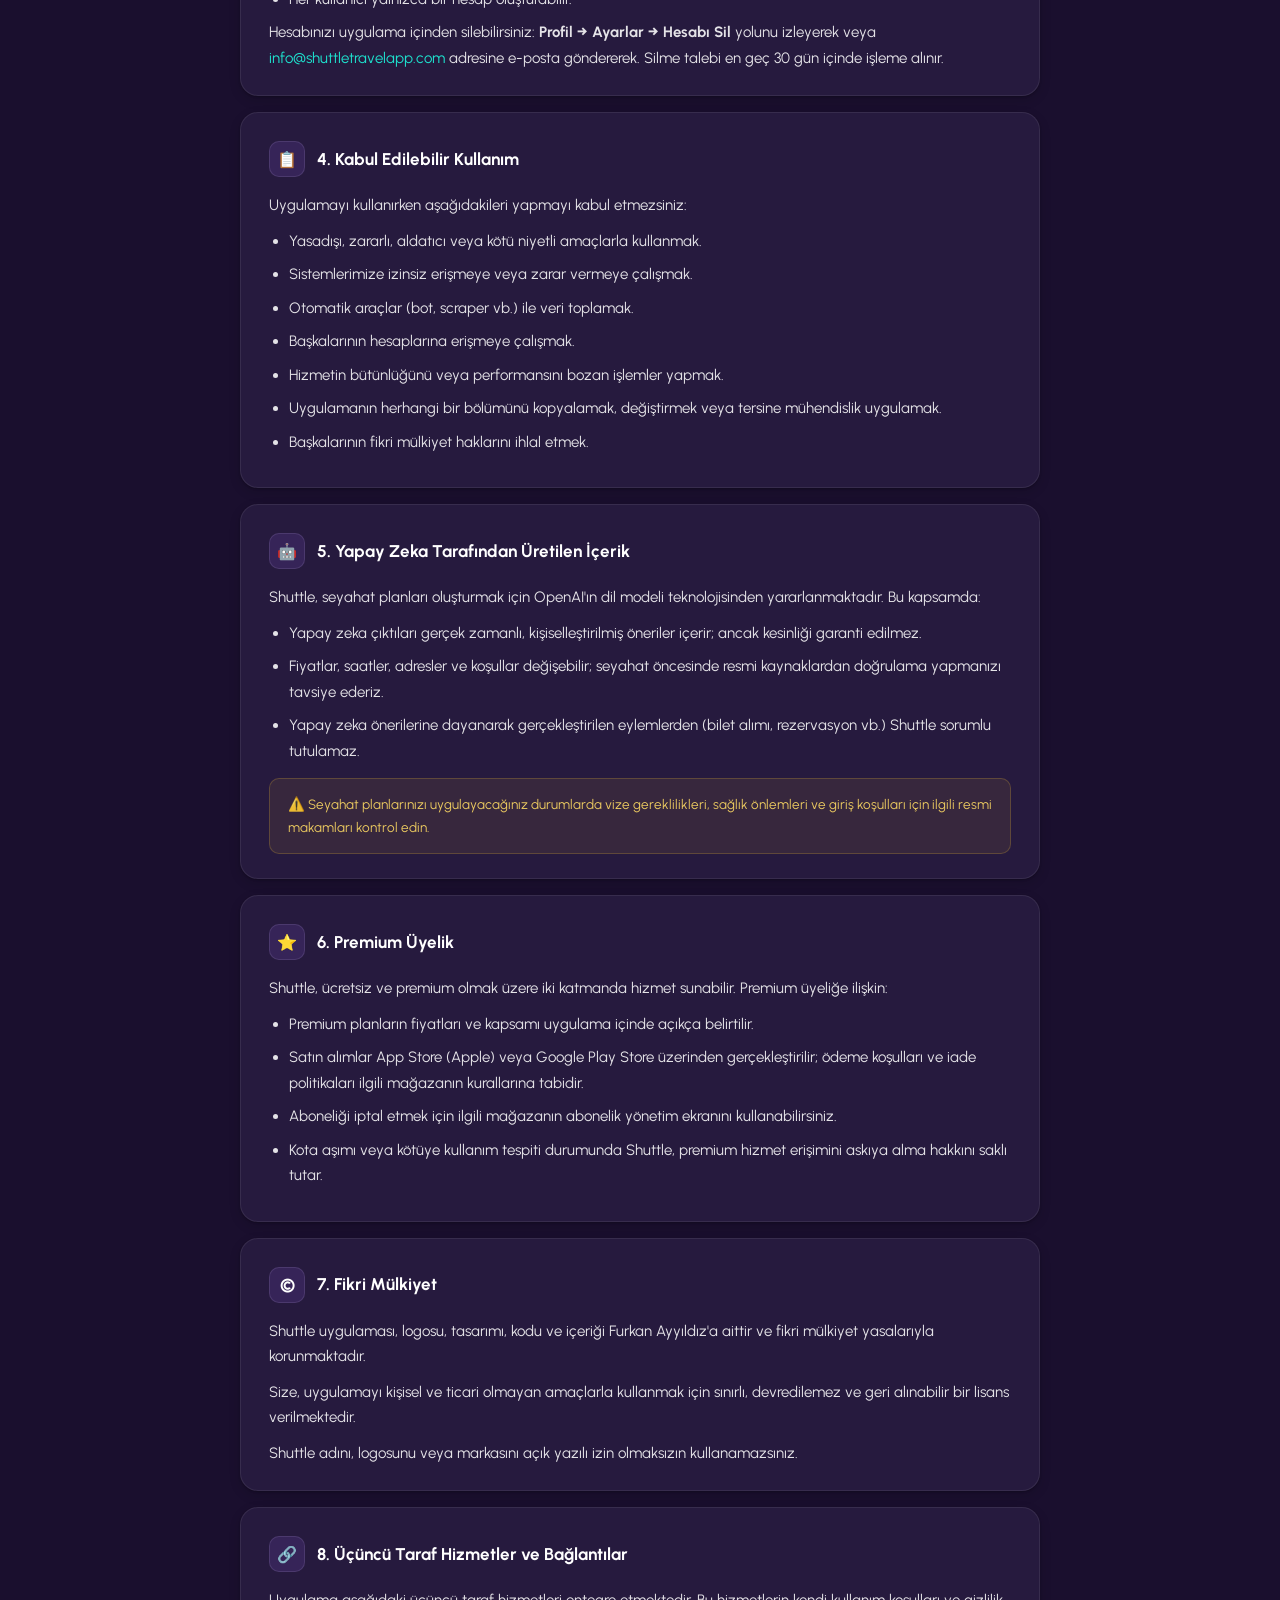
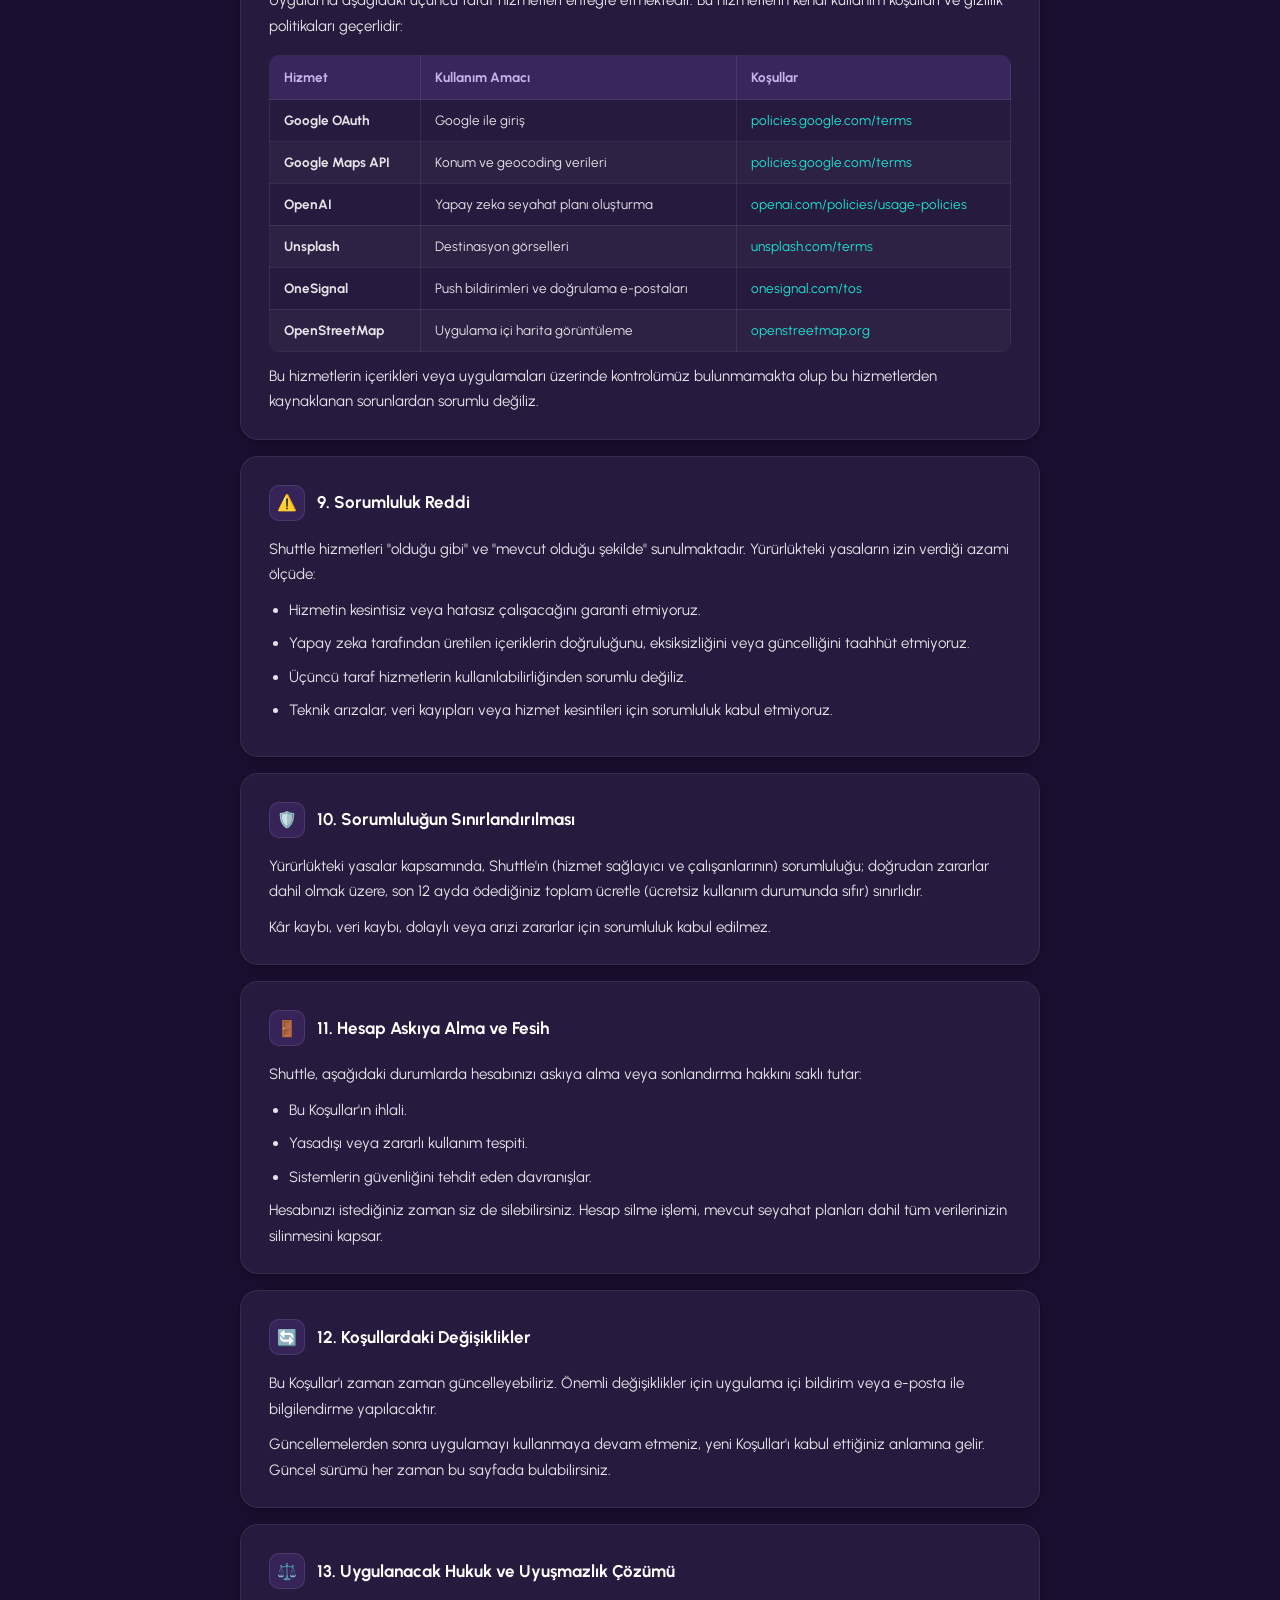
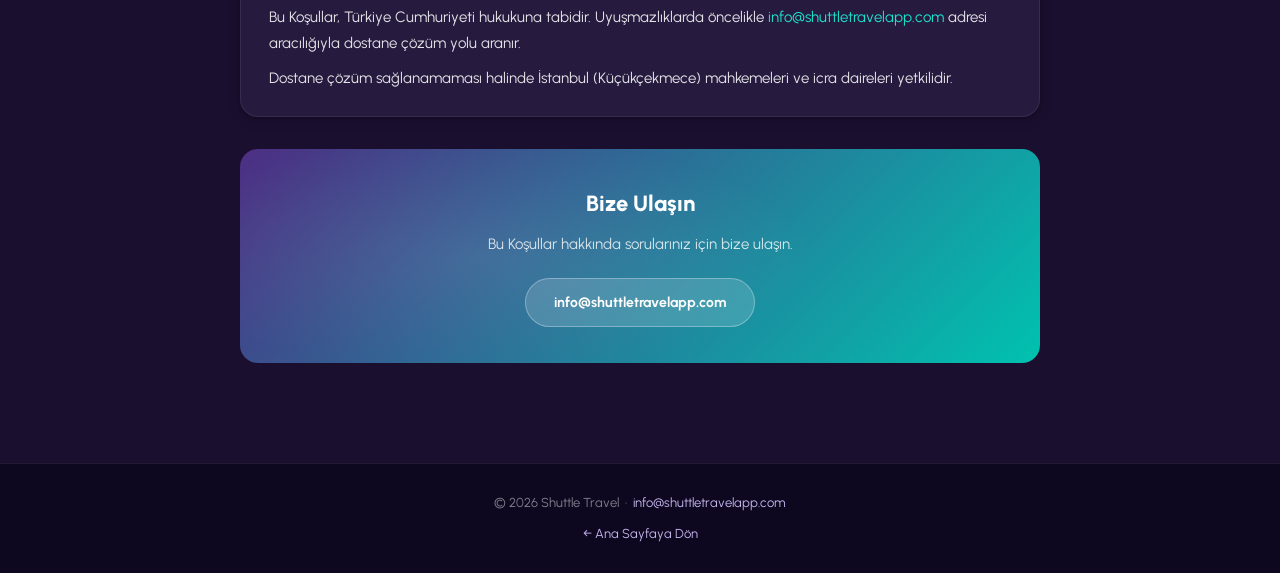
<file: terms_of_use.html>
<!DOCTYPE html>
<html lang="tr" data-theme="dark">
<head>
  <meta charset="UTF-8" />
  <meta name="viewport" content="width=device-width, initial-scale=1.0" />
  <title>Kullanım Koşulları / Terms of Use – Shuttle Travel</title>
  <meta name="description" content="Shuttle uygulaması kullanım koşulları. Terms of Use for the Shuttle travel planning app." />

  <link rel="preconnect" href="https://fonts.googleapis.com">
  <link rel="preconnect" href="https://fonts.gstatic.com" crossorigin>
  <link href="https://fonts.googleapis.com/css2?family=Urbanist:wght@400;500;600;700;800&display=swap" rel="stylesheet">
  <link rel="icon" type="image/svg+xml" href="assets/shuttle_icon.svg">

  <style>
    /* ── Design tokens (mirrors main site dark theme) ── */
    :root {
      --p-900: #1a0f2e;
      --p-800: #211832;
      --p-700: #362656;
      --p-600: #4d2e83;
      --p-500: #5c3e94;
      --p-400: #6e51a9;
      --p-300: #c4b6ec;
      --p-200: #e3dcf5;
      --t-500: #00c2af;
      --t-400: #1ee3cf;
      --t-300: #b7f8ed;
      --ink:   #211832;
      --ink-2: #5a6574;

      --page-bg:   #1a0f2e;
      --surface:   #1a0f2e;
      --surface-2: #261a3e;
      --surface-hi:#362656;
      --border:    rgba(255,255,255,0.08);
      --text:      rgba(255,255,255,0.88);
      --text-muted:rgba(255,255,255,0.48);
      --accent:    var(--t-400);

      --radius-sm: 10px;
      --radius:    18px;
      --radius-lg: 28px;
      --shadow-sm: 0 1px 2px rgba(0,0,0,0.20), 0 4px 12px rgba(0,0,0,0.14);
      --shadow-md: 0 8px 24px rgba(0,0,0,0.22), 0 2px 4px rgba(0,0,0,0.16);
    }

    * { box-sizing: border-box; margin: 0; padding: 0; }

    body {
      font-family: 'Urbanist', -apple-system, BlinkMacSystemFont, sans-serif;
      background: var(--page-bg);
      color: var(--text);
      line-height: 1.7;
      font-size: 15px;
    }

    /* ── Top bar ── */
    .top-bar {
      position: sticky;
      top: 0;
      z-index: 100;
      display: flex;
      align-items: center;
      justify-content: space-between;
      padding: 0 32px;
      height: 72px;
      background: rgba(26,15,46,0.85);
      backdrop-filter: blur(16px);
      -webkit-backdrop-filter: blur(16px);
      border-bottom: 1px solid var(--border);
    }

    .nav-brand {
      display: flex;
      align-items: center;
      gap: 10px;
      text-decoration: none;
    }

    .brand-icon { width: 36px; height: 36px; }
    .brand-text { height: 20px; }

    .back-link {
      display: inline-flex;
      align-items: center;
      gap: 6px;
      color: var(--text-muted);
      text-decoration: none;
      font-size: 14px;
      font-weight: 600;
      transition: color 0.2s;
    }
    .back-link:hover { color: var(--accent); }
    .back-link svg { width: 16px; height: 16px; }

    .lang-toggle {
      display: flex;
      align-items: center;
      background: rgba(255,255,255,0.06);
      border: 1px solid var(--border);
      border-radius: 100px;
      padding: 3px;
      gap: 2px;
    }

    .lang-toggle button {
      background: none;
      border: none;
      color: var(--text-muted);
      font-family: inherit;
      font-size: 13px;
      font-weight: 700;
      padding: 5px 14px;
      border-radius: 100px;
      cursor: pointer;
      transition: background 0.2s, color 0.2s;
      letter-spacing: 0.03em;
    }

    .lang-toggle button.on {
      background: var(--p-500);
      color: #fff;
    }

    /* ── Page header ── */
    .page-header {
      padding: 72px 24px 64px;
      text-align: center;
      background: linear-gradient(160deg, #261a3e 0%, #1a0f2e 60%);
      border-bottom: 1px solid var(--border);
      position: relative;
      overflow: hidden;
    }

    .page-header::before {
      content: '';
      position: absolute;
      inset: 0;
      background:
        radial-gradient(ellipse 60% 50% at 20% 50%, rgba(92,62,148,0.18) 0%, transparent 70%),
        radial-gradient(ellipse 40% 40% at 80% 50%, rgba(0,194,175,0.10) 0%, transparent 70%);
      pointer-events: none;
    }

    .page-header .eyebrow {
      display: inline-flex;
      align-items: center;
      gap: 8px;
      background: rgba(30,227,207,0.1);
      border: 1px solid rgba(30,227,207,0.2);
      border-radius: 100px;
      padding: 6px 16px;
      font-size: 12px;
      font-weight: 700;
      letter-spacing: 0.08em;
      text-transform: uppercase;
      color: var(--t-400);
      margin-bottom: 20px;
    }

    .page-header h1 {
      font-size: clamp(28px, 5vw, 44px);
      font-weight: 800;
      letter-spacing: -0.02em;
      color: #fff;
      margin-bottom: 12px;
    }

    .page-header h1 span { color: var(--t-400); }

    .page-header .subtitle {
      font-size: 14px;
      color: var(--text-muted);
    }

    /* ── Main content ── */
    main {
      max-width: 840px;
      margin: 0 auto;
      padding: 56px 20px 100px;
    }

    .section-block { display: none; }
    .section-block.visible { display: block; }

    /* ── Policy date badge ── */
    .policy-date {
      display: inline-flex;
      align-items: center;
      gap: 8px;
      background: rgba(30,227,207,0.08);
      border: 1px solid rgba(30,227,207,0.18);
      border-radius: 100px;
      padding: 8px 18px;
      font-size: 13px;
      font-weight: 600;
      color: var(--t-400);
      margin-bottom: 36px;
    }

    /* ── Cards ── */
    .card {
      background: var(--surface-2);
      border: 1px solid var(--border);
      border-radius: var(--radius);
      padding: 28px 28px 24px;
      margin-bottom: 16px;
      box-shadow: var(--shadow-sm);
      transition: border-color 0.2s;
    }

    .card:hover { border-color: rgba(255,255,255,0.14); }

    .card h2 {
      font-size: 17px;
      font-weight: 700;
      color: #fff;
      margin-bottom: 16px;
      display: flex;
      align-items: center;
      gap: 12px;
    }

    .card h2 .icon {
      width: 36px;
      height: 36px;
      background: rgba(92,62,148,0.3);
      border: 1px solid rgba(196,182,236,0.15);
      border-radius: var(--radius-sm);
      display: flex;
      align-items: center;
      justify-content: center;
      font-size: 16px;
      flex-shrink: 0;
    }

    .card p { color: var(--text); margin-bottom: 10px; }
    .card p:last-child { margin-bottom: 0; }

    .card ul, .card ol {
      padding-left: 20px;
      margin-top: 8px;
      margin-bottom: 8px;
    }

    .card li { margin-bottom: 8px; color: var(--text); }
    .card li:last-child { margin-bottom: 0; }

    .card a { color: var(--t-400); text-decoration: none; }
    .card a:hover { text-decoration: underline; }

    /* ── Table ── */
    .data-table {
      width: 100%;
      border-collapse: collapse;
      font-size: 13.5px;
      margin-top: 16px;
      border-radius: var(--radius-sm);
      overflow: hidden;
    }

    .data-table th {
      background: rgba(92,62,148,0.35);
      color: var(--p-300);
      font-weight: 700;
      text-align: left;
      padding: 10px 14px;
      border: 1px solid rgba(196,182,236,0.12);
    }

    .data-table td {
      padding: 9px 14px;
      border: 1px solid var(--border);
      vertical-align: top;
      color: var(--text);
    }

    .data-table tr:nth-child(even) td {
      background: rgba(255,255,255,0.03);
    }

    .data-table a { color: var(--t-400); text-decoration: none; }
    .data-table a:hover { text-decoration: underline; }

    /* ── Highlight box ── */
    .highlight-box {
      background: rgba(255,200,50,0.08);
      border: 1px solid rgba(255,200,50,0.2);
      border-radius: var(--radius-sm);
      padding: 14px 18px;
      font-size: 13.5px;
      color: rgba(255,220,100,0.9);
      margin-top: 14px;
    }

    /* ── Contact box ── */
    .contact-box {
      background: linear-gradient(135deg, var(--p-600) 0%, var(--t-500) 100%);
      border-radius: var(--radius);
      padding: 36px 28px;
      text-align: center;
      margin-top: 32px;
      position: relative;
      overflow: hidden;
    }

    .contact-box::before {
      content: '';
      position: absolute;
      inset: 0;
      background: radial-gradient(ellipse 60% 80% at 30% 50%, rgba(255,255,255,0.08) 0%, transparent 70%);
      pointer-events: none;
    }

    .contact-box h2 {
      font-size: 22px;
      font-weight: 800;
      color: #fff;
      margin-bottom: 10px;
    }

    .contact-box p { color: rgba(255,255,255,0.8); margin-bottom: 20px; }

    .contact-box a {
      display: inline-block;
      background: rgba(255,255,255,0.15);
      border: 1px solid rgba(255,255,255,0.3);
      color: #fff;
      font-weight: 700;
      padding: 12px 28px;
      border-radius: 100px;
      text-decoration: none;
      font-size: 14px;
      transition: background 0.2s;
    }

    .contact-box a:hover { background: rgba(255,255,255,0.25); }

    /* ── Page footer ── */
    .page-footer {
      text-align: center;
      color: var(--text-muted);
      font-size: 13px;
      padding: 28px 24px;
      border-top: 1px solid var(--border);
      background: #0d0820;
    }

    .page-footer a { color: var(--p-300); text-decoration: none; }
    .page-footer a:hover { color: var(--t-400); }

    /* ── Responsive ── */
    @media (max-width: 600px) {
      .top-bar { padding: 0 16px; }
      .page-header { padding: 56px 16px 48px; }
      .card { padding: 20px 16px; }
      .data-table { font-size: 12px; }
      .back-link span { display: none; }
    }
  </style>
</head>
<body>

<!-- TOP BAR -->
<header class="top-bar">
  <a href="index.html" class="nav-brand">
    <img class="brand-icon" src="assets/shuttle_icon.svg" alt="">
    <img class="brand-text" src="assets/shuttle_white_text.svg" alt="Shuttle">
  </a>

  <div class="lang-toggle">
    <button class="on" id="btn-tr" onclick="switchLang('tr')">TR</button>
    <button id="btn-en" onclick="switchLang('en')">EN</button>
  </div>

  <a href="index.html" class="back-link" id="back-link">
    <svg viewBox="0 0 24 24" fill="none" stroke="currentColor" stroke-width="2.5" stroke-linecap="round" stroke-linejoin="round">
      <polyline points="15 18 9 12 15 6"/>
    </svg>
    <span>Ana Sayfa</span>
  </a>
</header>

<!-- PAGE HEADER -->
<div class="page-header">
  <div class="eyebrow" id="header-eyebrow">📄 Kullanım</div>
  <h1 id="header-title">Kullanım <span>Koşulları</span></h1>
  <div class="subtitle" id="header-subtitle"></div>
</div>

<main>

  <!-- ======================== TURKISH ======================== -->
  <div class="section-block visible" id="section-tr">

    <div class="policy-date">📅 Son Güncelleme: 4 Mayıs 2026</div>

    <!-- Hizmet Sağlayıcı -->
    <div class="card">
      <h2><span class="icon">🏢</span> Hizmet Sağlayıcı</h2>
      <ul style="list-style:none; padding:0;">
        <li style="margin-bottom:6px;"><strong>Ad Soyad:</strong> Furkan Ayyıldız</li>
        <li style="margin-bottom:6px;"><strong>Adres:</strong> Halkalı Merkez Mahallesi, Küçükçekmece, İstanbul, Türkiye</li>
        <li><strong>E-posta:</strong> <a href="mailto:info@shuttletravelapp.com">info@shuttletravelapp.com</a></li>
      </ul>
    </div>

    <!-- 1. Kabul -->
    <div class="card">
      <h2><span class="icon">✅</span> 1. Koşulların Kabulü</h2>
      <p>Shuttle uygulamasını indirerek, kaydolarak veya kullanarak bu Kullanım Koşulları'nı ("Koşullar") okuduğunuzu, anladığınızı ve kabul ettiğinizi beyan edersiniz.</p>
      <p>Bu Koşullar'ı kabul etmiyorsanız uygulamayı kullanmayınız. Uygulama, 13 yaş ve üzeri bireyler tarafından kullanılabilir.</p>
    </div>

    <!-- 2. Hizmet -->
    <div class="card">
      <h2><span class="icon">✈️</span> 2. Hizmetin Tanımı</h2>
      <p>Shuttle; yapay zeka destekli seyahat planlama hizmeti sunan bir mobil uygulamadır. Uygulama aracılığıyla:</p>
      <ul>
        <li>Kişiselleştirilmiş seyahat planları oluşturabilirsiniz.</li>
        <li>Destinasyon, aktivite ve konaklama önerileri alabilirsiniz.</li>
        <li>Oluşturduğunuz planları kaydedebilir, yönetebilir ve favorilerinize ekleyebilirsiniz.</li>
        <li>Diğer kullanıcıları takip edebilir ve beğendiğiniz gezileri kopyalayabilirsiniz.</li>
        <li>Teknik sorun, öneri veya şikayet için uygulama içi destek talebi oluşturabilirsiniz.</li>
        <li>Premium üyelikle ek özelliklerden yararlanabilirsiniz.</li>
      </ul>
      <p>Yapay zeka tarafından üretilen seyahat planları tavsiye niteliğindedir; bilet rezervasyonu, vize işlemleri veya konaklama temini gibi hizmetler kapsamımız dışındadır.</p>
    </div>

    <!-- 3. Hesap -->
    <div class="card">
      <h2><span class="icon">👤</span> 3. Hesap Oluşturma ve Güvenlik</h2>
      <p>Shuttle'ı kullanmak için e-posta/şifre ile kayıt olabilir veya Google hesabınızla giriş yapabilirsiniz. Kayıt ve şifre sıfırlama işlemlerinde e-posta yoluyla doğrulama kodu gönderilir.</p>
      <ul>
        <li>Hesap bilgilerinizin doğru ve güncel olması sizin sorumluluğunuzdadır.</li>
        <li>Şifrenizi gizli tutmalı, başkalarıyla paylaşmamalısınız.</li>
        <li>Hesabınızda yetkisiz bir erişim fark ederseniz derhal <a href="mailto:info@shuttletravelapp.com">info@shuttletravelapp.com</a> adresine bildirin.</li>
        <li>Her kullanıcı yalnızca bir hesap oluşturabilir.</li>
      </ul>
      <p>Hesabınızı uygulama içinden silebilirsiniz: <strong>Profil → Ayarlar → Hesabı Sil</strong> yolunu izleyerek veya <a href="mailto:info@shuttletravelapp.com">info@shuttletravelapp.com</a> adresine e-posta göndererek. Silme talebi en geç 30 gün içinde işleme alınır.</p>
    </div>

    <!-- 4. Kullanım Kuralları -->
    <div class="card">
      <h2><span class="icon">📋</span> 4. Kabul Edilebilir Kullanım</h2>
      <p>Uygulamayı kullanırken aşağıdakileri yapmayı kabul etmezsiniz:</p>
      <ul>
        <li>Yasadışı, zararlı, aldatıcı veya kötü niyetli amaçlarla kullanmak.</li>
        <li>Sistemlerimize izinsiz erişmeye veya zarar vermeye çalışmak.</li>
        <li>Otomatik araçlar (bot, scraper vb.) ile veri toplamak.</li>
        <li>Başkalarının hesaplarına erişmeye çalışmak.</li>
        <li>Hizmetin bütünlüğünü veya performansını bozan işlemler yapmak.</li>
        <li>Uygulamanın herhangi bir bölümünü kopyalamak, değiştirmek veya tersine mühendislik uygulamak.</li>
        <li>Başkalarının fikri mülkiyet haklarını ihlal etmek.</li>
      </ul>
    </div>

    <!-- 5. Yapay Zeka İçeriği -->
    <div class="card">
      <h2><span class="icon">🤖</span> 5. Yapay Zeka Tarafından Üretilen İçerik</h2>
      <p>Shuttle, seyahat planları oluşturmak için OpenAI'ın dil modeli teknolojisinden yararlanmaktadır. Bu kapsamda:</p>
      <ul>
        <li>Yapay zeka çıktıları gerçek zamanlı, kişiselleştirilmiş öneriler içerir; ancak kesinliği garanti edilmez.</li>
        <li>Fiyatlar, saatler, adresler ve koşullar değişebilir; seyahat öncesinde resmi kaynaklardan doğrulama yapmanızı tavsiye ederiz.</li>
        <li>Yapay zeka önerilerine dayanarak gerçekleştirilen eylemlerden (bilet alımı, rezervasyon vb.) Shuttle sorumlu tutulamaz.</li>
      </ul>
      <div class="highlight-box">
        ⚠️ Seyahat planlarınızı uygulayacağınız durumlarda vize gereklilikleri, sağlık önlemleri ve giriş koşulları için ilgili resmi makamları kontrol edin.
      </div>
    </div>

    <!-- 6. Premium -->
    <div class="card">
      <h2><span class="icon">⭐</span> 6. Premium Üyelik</h2>
      <p>Shuttle, ücretsiz ve premium olmak üzere iki katmanda hizmet sunabilir. Premium üyeliğe ilişkin:</p>
      <ul>
        <li>Premium planların fiyatları ve kapsamı uygulama içinde açıkça belirtilir.</li>
        <li>Satın alımlar App Store (Apple) veya Google Play Store üzerinden gerçekleştirilir; ödeme koşulları ve iade politikaları ilgili mağazanın kurallarına tabidir.</li>
        <li>Aboneliği iptal etmek için ilgili mağazanın abonelik yönetim ekranını kullanabilirsiniz.</li>
        <li>Kota aşımı veya kötüye kullanım tespiti durumunda Shuttle, premium hizmet erişimini askıya alma hakkını saklı tutar.</li>
      </ul>
    </div>

    <!-- 7. Fikri Mülkiyet -->
    <div class="card">
      <h2><span class="icon">©️</span> 7. Fikri Mülkiyet</h2>
      <p>Shuttle uygulaması, logosu, tasarımı, kodu ve içeriği Furkan Ayyıldız'a aittir ve fikri mülkiyet yasalarıyla korunmaktadır.</p>
      <p>Size, uygulamayı kişisel ve ticari olmayan amaçlarla kullanmak için sınırlı, devredilemez ve geri alınabilir bir lisans verilmektedir.</p>
      <p>Shuttle adını, logosunu veya markasını açık yazılı izin olmaksızın kullanamazsınız.</p>
    </div>

    <!-- 8. Üçüncü Taraf Hizmetler -->
    <div class="card">
      <h2><span class="icon">🔗</span> 8. Üçüncü Taraf Hizmetler ve Bağlantılar</h2>
      <p>Uygulama aşağıdaki üçüncü taraf hizmetleri entegre etmektedir. Bu hizmetlerin kendi kullanım koşulları ve gizlilik politikaları geçerlidir:</p>
      <table class="data-table">
        <thead>
          <tr><th>Hizmet</th><th>Kullanım Amacı</th><th>Koşullar</th></tr>
        </thead>
        <tbody>
          <tr><td><strong>Google OAuth</strong></td><td>Google ile giriş</td><td><a href="https://policies.google.com/terms" target="_blank" rel="noopener">policies.google.com/terms</a></td></tr>
          <tr><td><strong>Google Maps API</strong></td><td>Konum ve geocoding verileri</td><td><a href="https://policies.google.com/terms" target="_blank" rel="noopener">policies.google.com/terms</a></td></tr>
          <tr><td><strong>OpenAI</strong></td><td>Yapay zeka seyahat planı oluşturma</td><td><a href="https://openai.com/policies/usage-policies" target="_blank" rel="noopener">openai.com/policies/usage-policies</a></td></tr>
          <tr><td><strong>Unsplash</strong></td><td>Destinasyon görselleri</td><td><a href="https://unsplash.com/terms" target="_blank" rel="noopener">unsplash.com/terms</a></td></tr>
          <tr><td><strong>OneSignal</strong></td><td>Push bildirimleri ve doğrulama e-postaları</td><td><a href="https://onesignal.com/tos" target="_blank" rel="noopener">onesignal.com/tos</a></td></tr>
          <tr><td><strong>OpenStreetMap</strong></td><td>Uygulama içi harita görüntüleme</td><td><a href="https://wiki.openstreetmap.org/wiki/Tile_usage_policy" target="_blank" rel="noopener">openstreetmap.org</a></td></tr>
        </tbody>
      </table>
      <p style="margin-top:12px;">Bu hizmetlerin içerikleri veya uygulamaları üzerinde kontrolümüz bulunmamakta olup bu hizmetlerden kaynaklanan sorunlardan sorumlu değiliz.</p>
    </div>

    <!-- 9. Sorumluluk Reddi -->
    <div class="card">
      <h2><span class="icon">⚠️</span> 9. Sorumluluk Reddi</h2>
      <p>Shuttle hizmetleri "olduğu gibi" ve "mevcut olduğu şekilde" sunulmaktadır. Yürürlükteki yasaların izin verdiği azami ölçüde:</p>
      <ul>
        <li>Hizmetin kesintisiz veya hatasız çalışacağını garanti etmiyoruz.</li>
        <li>Yapay zeka tarafından üretilen içeriklerin doğruluğunu, eksiksizliğini veya güncelliğini taahhüt etmiyoruz.</li>
        <li>Üçüncü taraf hizmetlerin kullanılabilirliğinden sorumlu değiliz.</li>
        <li>Teknik arızalar, veri kayıpları veya hizmet kesintileri için sorumluluk kabul etmiyoruz.</li>
      </ul>
    </div>

    <!-- 10. Sorumluluğun Sınırlandırılması -->
    <div class="card">
      <h2><span class="icon">🛡️</span> 10. Sorumluluğun Sınırlandırılması</h2>
      <p>Yürürlükteki yasalar kapsamında, Shuttle'ın (hizmet sağlayıcı ve çalışanlarının) sorumluluğu; doğrudan zararlar dahil olmak üzere, son 12 ayda ödediğiniz toplam ücretle (ücretsiz kullanım durumunda sıfır) sınırlıdır.</p>
      <p>Kâr kaybı, veri kaybı, dolaylı veya arızi zararlar için sorumluluk kabul edilmez.</p>
    </div>

    <!-- 11. Fesih -->
    <div class="card">
      <h2><span class="icon">🚪</span> 11. Hesap Askıya Alma ve Fesih</h2>
      <p>Shuttle, aşağıdaki durumlarda hesabınızı askıya alma veya sonlandırma hakkını saklı tutar:</p>
      <ul>
        <li>Bu Koşullar'ın ihlali.</li>
        <li>Yasadışı veya zararlı kullanım tespiti.</li>
        <li>Sistemlerin güvenliğini tehdit eden davranışlar.</li>
      </ul>
      <p>Hesabınızı istediğiniz zaman siz de silebilirsiniz. Hesap silme işlemi, mevcut seyahat planları dahil tüm verilerinizin silinmesini kapsar.</p>
    </div>

    <!-- 12. Değişiklikler -->
    <div class="card">
      <h2><span class="icon">🔄</span> 12. Koşullardaki Değişiklikler</h2>
      <p>Bu Koşullar'ı zaman zaman güncelleyebiliriz. Önemli değişiklikler için uygulama içi bildirim veya e-posta ile bilgilendirme yapılacaktır.</p>
      <p>Güncellemelerden sonra uygulamayı kullanmaya devam etmeniz, yeni Koşullar'ı kabul ettiğiniz anlamına gelir. Güncel sürümü her zaman bu sayfada bulabilirsiniz.</p>
    </div>

    <!-- 13. Uygulanacak Hukuk -->
    <div class="card">
      <h2><span class="icon">⚖️</span> 13. Uygulanacak Hukuk ve Uyuşmazlık Çözümü</h2>
      <p>Bu Koşullar, Türkiye Cumhuriyeti hukukuna tabidir. Uyuşmazlıklarda öncelikle <a href="mailto:info@shuttletravelapp.com">info@shuttletravelapp.com</a> adresi aracılığıyla dostane çözüm yolu aranır.</p>
      <p>Dostane çözüm sağlanamaması halinde İstanbul (Küçükçekmece) mahkemeleri ve icra daireleri yetkilidir.</p>
    </div>

    <!-- İletişim -->
    <div class="contact-box">
      <h2>Bize Ulaşın</h2>
      <p>Bu Koşullar hakkında sorularınız için bize ulaşın.</p>
      <a href="mailto:info@shuttletravelapp.com">info@shuttletravelapp.com</a>
    </div>

  </div>
  <!-- ======================== /TURKISH ======================== -->

  <!-- ======================== ENGLISH ======================== -->
  <div class="section-block" id="section-en">

    <div class="policy-date">📅 Last Updated: May 4, 2026</div>

    <!-- Service Provider -->
    <div class="card">
      <h2><span class="icon">🏢</span> Service Provider</h2>
      <ul style="list-style:none; padding:0;">
        <li style="margin-bottom:6px;"><strong>Name:</strong> Furkan Ayyıldız</li>
        <li style="margin-bottom:6px;"><strong>Address:</strong> Halkalı Merkez Mahallesi, Küçükçekmece, İstanbul, Turkey</li>
        <li><strong>Email:</strong> <a href="mailto:info@shuttletravelapp.com">info@shuttletravelapp.com</a></li>
      </ul>
    </div>

    <!-- 1. Acceptance -->
    <div class="card">
      <h2><span class="icon">✅</span> 1. Acceptance of Terms</h2>
      <p>By downloading, registering for, or using the Shuttle app, you confirm that you have read, understood, and agree to be bound by these Terms of Use ("Terms").</p>
      <p>If you do not agree to these Terms, please do not use the app. The app is intended for users aged 13 and older.</p>
    </div>

    <!-- 2. Service Description -->
    <div class="card">
      <h2><span class="icon">✈️</span> 2. Service Description</h2>
      <p>Shuttle is a mobile application offering AI-powered travel planning. Through the app, you can:</p>
      <ul>
        <li>Generate personalized travel itineraries.</li>
        <li>Receive destination, activity, and accommodation suggestions.</li>
        <li>Save, manage, and favorite your travel plans.</li>
        <li>Follow other users and copy trips you find interesting.</li>
        <li>Submit support tickets for technical issues, feature requests, or complaints.</li>
        <li>Access premium features with a paid subscription.</li>
      </ul>
      <p>AI-generated travel plans are advisory in nature. Services such as ticket booking, visa processing, or accommodation reservations are outside the scope of this app.</p>
    </div>

    <!-- 3. Account -->
    <div class="card">
      <h2><span class="icon">👤</span> 3. Account Registration &amp; Security</h2>
      <p>You may create an account using email/password or sign in via your Google account. Verification codes are sent by email during registration and password reset flows.</p>
      <ul>
        <li>You are responsible for keeping your account information accurate and up to date.</li>
        <li>Keep your password confidential and do not share it with others.</li>
        <li>If you notice unauthorized access to your account, notify us immediately at <a href="mailto:info@shuttletravelapp.com">info@shuttletravelapp.com</a>.</li>
        <li>Each user may register only one account.</li>
      </ul>
      <p>You can delete your account in-app via <strong>Profile → Settings → Delete Account</strong>, or by emailing <a href="mailto:info@shuttletravelapp.com">info@shuttletravelapp.com</a>. Deletion requests are processed within 30 days.</p>
    </div>

    <!-- 4. Acceptable Use -->
    <div class="card">
      <h2><span class="icon">📋</span> 4. Acceptable Use</h2>
      <p>By using the app, you agree not to:</p>
      <ul>
        <li>Use it for unlawful, harmful, deceptive, or malicious purposes.</li>
        <li>Attempt to gain unauthorized access to or damage our systems.</li>
        <li>Use automated tools (bots, scrapers, etc.) to collect data.</li>
        <li>Attempt to access other users' accounts.</li>
        <li>Perform actions that disrupt the integrity or performance of the service.</li>
        <li>Copy, modify, or reverse-engineer any part of the application.</li>
        <li>Infringe on the intellectual property rights of others.</li>
      </ul>
    </div>

    <!-- 5. AI-Generated Content -->
    <div class="card">
      <h2><span class="icon">🤖</span> 5. AI-Generated Content</h2>
      <p>Shuttle uses OpenAI's language model technology to generate travel plans. In this context:</p>
      <ul>
        <li>AI outputs provide real-time, personalized suggestions; however, their accuracy is not guaranteed.</li>
        <li>Prices, hours, addresses, and conditions may change. We recommend verifying with official sources before travel.</li>
        <li>Shuttle is not liable for actions taken based on AI recommendations (e.g., ticket purchases, reservations).</li>
      </ul>
      <div class="highlight-box">
        ⚠️ Before acting on travel plans, check visa requirements, health advisories, and entry conditions with the relevant official authorities.
      </div>
    </div>

    <!-- 6. Premium -->
    <div class="card">
      <h2><span class="icon">⭐</span> 6. Premium Subscription</h2>
      <p>Shuttle may offer free and premium service tiers. Regarding premium subscriptions:</p>
      <ul>
        <li>Pricing and features of premium plans are clearly stated within the app.</li>
        <li>Purchases are made through the App Store (Apple) or Google Play Store; payment terms and refund policies are governed by the respective store's rules.</li>
        <li>To cancel a subscription, use the subscription management screen in the relevant store.</li>
        <li>Shuttle reserves the right to suspend premium access in cases of quota abuse or misuse.</li>
      </ul>
    </div>

    <!-- 7. Intellectual Property -->
    <div class="card">
      <h2><span class="icon">©️</span> 7. Intellectual Property</h2>
      <p>The Shuttle app, its logo, design, code, and content are owned by Furkan Ayyıldız and are protected by intellectual property laws.</p>
      <p>You are granted a limited, non-transferable, revocable license to use the app for personal, non-commercial purposes.</p>
      <p>You may not use the Shuttle name, logo, or brand without prior written permission.</p>
    </div>

    <!-- 8. Third-Party Services -->
    <div class="card">
      <h2><span class="icon">🔗</span> 8. Third-Party Services &amp; Links</h2>
      <p>The app integrates the following third-party services, each governed by their own terms and privacy policies:</p>
      <table class="data-table">
        <thead>
          <tr><th>Service</th><th>Purpose</th><th>Terms</th></tr>
        </thead>
        <tbody>
          <tr><td><strong>Google OAuth</strong></td><td>Sign in with Google</td><td><a href="https://policies.google.com/terms" target="_blank" rel="noopener">policies.google.com/terms</a></td></tr>
          <tr><td><strong>Google Maps API</strong></td><td>Location and geocoding data</td><td><a href="https://policies.google.com/terms" target="_blank" rel="noopener">policies.google.com/terms</a></td></tr>
          <tr><td><strong>OpenAI</strong></td><td>AI travel plan generation</td><td><a href="https://openai.com/policies/usage-policies" target="_blank" rel="noopener">openai.com/policies/usage-policies</a></td></tr>
          <tr><td><strong>Unsplash</strong></td><td>Destination photos</td><td><a href="https://unsplash.com/terms" target="_blank" rel="noopener">unsplash.com/terms</a></td></tr>
          <tr><td><strong>OneSignal</strong></td><td>Push notifications and verification emails</td><td><a href="https://onesignal.com/tos" target="_blank" rel="noopener">onesignal.com/tos</a></td></tr>
          <tr><td><strong>OpenStreetMap</strong></td><td>In-app map display</td><td><a href="https://wiki.openstreetmap.org/wiki/Tile_usage_policy" target="_blank" rel="noopener">openstreetmap.org</a></td></tr>
        </tbody>
      </table>
      <p style="margin-top:12px;">We have no control over the content or practices of these services and are not responsible for any issues arising from them.</p>
    </div>

    <!-- 9. Disclaimer -->
    <div class="card">
      <h2><span class="icon">⚠️</span> 9. Disclaimer of Warranties</h2>
      <p>Shuttle services are provided "as is" and "as available." To the maximum extent permitted by applicable law:</p>
      <ul>
        <li>We do not guarantee uninterrupted or error-free operation of the service.</li>
        <li>We make no warranty regarding the accuracy, completeness, or timeliness of AI-generated content.</li>
        <li>We are not responsible for the availability of third-party services.</li>
        <li>We accept no liability for technical failures, data loss, or service interruptions.</li>
      </ul>
    </div>

    <!-- 10. Limitation of Liability -->
    <div class="card">
      <h2><span class="icon">🛡️</span> 10. Limitation of Liability</h2>
      <p>To the extent permitted by applicable law, Shuttle's (the service provider's and its affiliates') total liability is limited to the amount you have paid in the preceding 12 months (or zero for free users).</p>
      <p>We are not liable for loss of profits, data loss, indirect, or incidental damages.</p>
    </div>

    <!-- 11. Termination -->
    <div class="card">
      <h2><span class="icon">🚪</span> 11. Account Suspension &amp; Termination</h2>
      <p>Shuttle reserves the right to suspend or terminate your account in the following circumstances:</p>
      <ul>
        <li>Violation of these Terms.</li>
        <li>Detection of unlawful or harmful use.</li>
        <li>Behavior that threatens the security of our systems.</li>
      </ul>
      <p>You may also delete your account at any time. Deleting your account includes the deletion of all your data, including saved travel plans.</p>
    </div>

    <!-- 12. Changes -->
    <div class="card">
      <h2><span class="icon">🔄</span> 12. Changes to These Terms</h2>
      <p>We may update these Terms from time to time. For significant changes, we will notify you via in-app notification or email.</p>
      <p>Continued use of the app after updates constitutes acceptance of the new Terms. The current version will always be available on this page.</p>
    </div>

    <!-- 13. Governing Law -->
    <div class="card">
      <h2><span class="icon">⚖️</span> 13. Governing Law &amp; Dispute Resolution</h2>
      <p>These Terms are governed by the laws of the Republic of Turkey. In the event of a dispute, the parties will first seek an amicable resolution via <a href="mailto:info@shuttletravelapp.com">info@shuttletravelapp.com</a>.</p>
      <p>If an amicable solution cannot be reached, the courts and enforcement offices of İstanbul (Küçükçekmece) shall have jurisdiction.</p>
    </div>

    <!-- Contact -->
    <div class="contact-box">
      <h2>Contact Us</h2>
      <p>If you have any questions about these Terms, please get in touch.</p>
      <a href="mailto:info@shuttletravelapp.com">info@shuttletravelapp.com</a>
    </div>

  </div>
  <!-- ======================== /ENGLISH ======================== -->

</main>

<footer class="page-footer">
  <p>&copy; 2026 Shuttle Travel &nbsp;·&nbsp; <a href="mailto:info@shuttletravelapp.com">info@shuttletravelapp.com</a></p>
  <p style="margin-top:8px;"><a href="index.html" id="footer-back">← Ana Sayfaya Dön</a></p>
</footer>

<script>
  const strings = {
    tr: {
      eyebrow:  '📄 Kullanım',
      title:    'Kullanım <span>Koşulları</span>',
      subtitle: '',
      back:     'Ana Sayfa',
      footerBack: '← Ana Sayfaya Dön'
    },
    en: {
      eyebrow:  '📄 Terms',
      title:    'Terms of <span>Use</span>',
      subtitle: '',
      back:     'Home',
      footerBack: '← Back to Home'
    }
  };

  let currentLang = localStorage.getItem('shuttle_lang') || 'tr';

  function switchLang(lang) {
    currentLang = lang;
    localStorage.setItem('shuttle_lang', lang);

    document.getElementById('section-tr').classList.toggle('visible', lang === 'tr');
    document.getElementById('section-en').classList.toggle('visible', lang === 'en');
    document.getElementById('btn-tr').classList.toggle('on', lang === 'tr');
    document.getElementById('btn-en').classList.toggle('on', lang === 'en');
    document.documentElement.lang = lang;

    const s = strings[lang];
    document.getElementById('header-eyebrow').textContent = s.eyebrow;
    document.getElementById('header-title').innerHTML = s.title;
    document.getElementById('header-subtitle').textContent = s.subtitle;
    document.querySelector('#back-link span').textContent = s.back;
    document.getElementById('footer-back').textContent = s.footerBack;
  }

  switchLang(currentLang);
</script>

</body>
</html>
</file>
